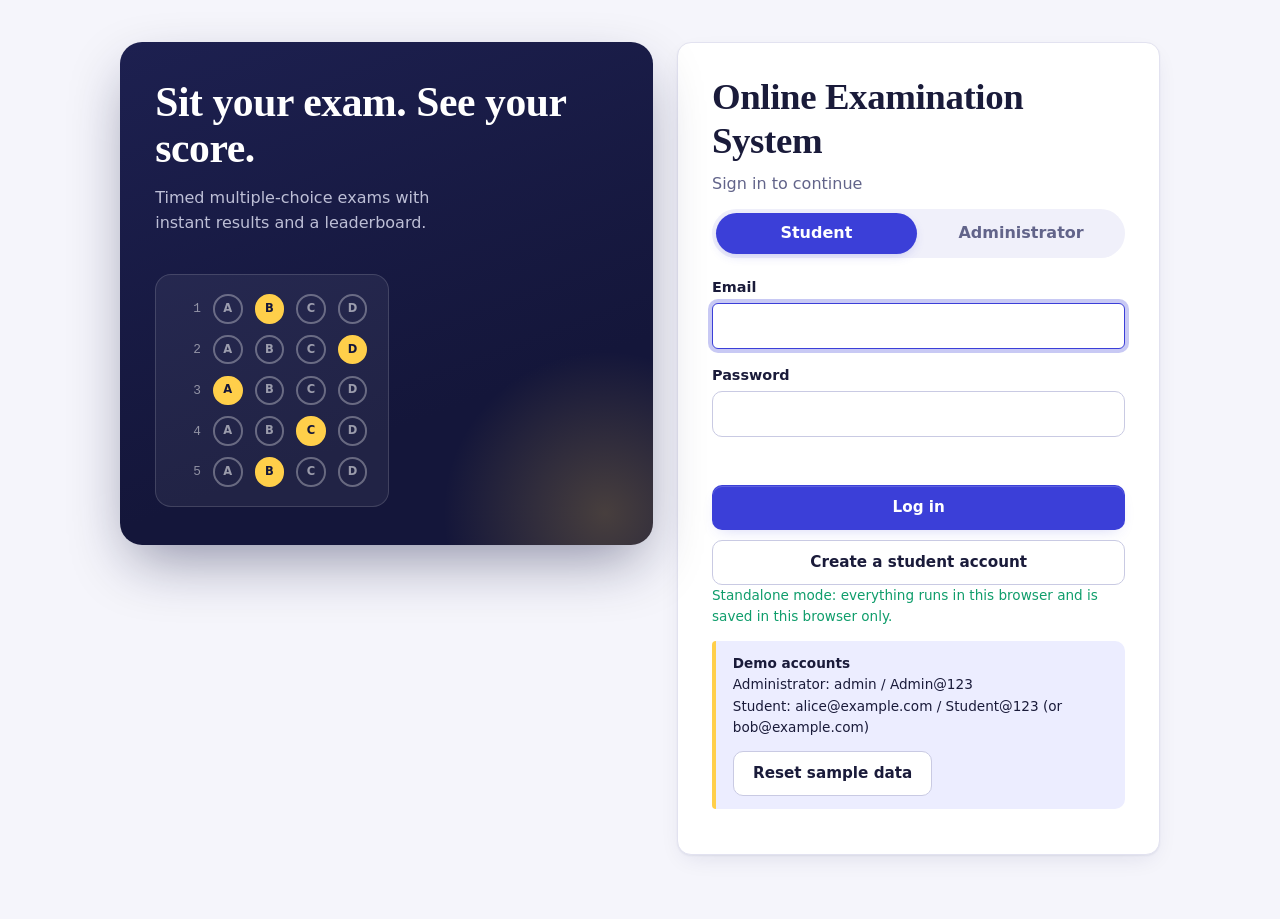
<file: index.html>
<!DOCTYPE html>
<html lang="en">
<head>
  <!-- Single-file build of the Online Examination System (standalone mode). Generated by scripts/build-standalone.mjs -->
  <meta charset="utf-8">
  <meta name="viewport" content="width=device-width, initial-scale=1">
  <meta name="description" content="Online Examination System - take timed multiple-choice exams and see your results.">
  <title>Online Examination System</title>
  <link rel="icon" href="data:,">
  <style>
/* Online Examination System - stylesheet (no external fonts or libraries)
   Look: an exam answer sheet. Ink-indigo chrome, ultramarine actions, a marker-yellow highlight, and answer
   "bubbles" (A B C D) as the one recurring motif - on the sign-in screen and as the option markers during an exam.
   Light and dark themes follow the system setting. */

:root {
  color-scheme: light dark;

  --ink: #14163a;
  --ink-2: #1d2050;
  --marker: #ffcf4a;

  --primary: #3b3fd8;
  --primary-dark: #2c30b4;
  --primary-soft: #ecedff;
  --primary-ring: rgba(59, 63, 216, .28);

  --bg: #f5f5fb;
  --card: #ffffff;
  --text: #1a1b3a;
  --muted: #62648a;
  --border: #e2e2f0;
  --border-strong: #c9cae3;
  --head-bg: #f0f0fa;
  --hover-bg: #f8f8fe;

  --success: #0f9d6b;
  --success-bg: #dcf7ec;
  --success-ink: #07694a;
  --danger: #e5484d;
  --danger-bg: #ffe5e6;
  --danger-ink: #a3242a;
  --warn: #e19400;
  --warn-bg: #fff1cf;
  --warn-ink: #8a5600;

  --radius: 14px;
  --radius-sm: 10px;
  --shadow: 0 1px 2px rgba(24, 26, 90, .06), 0 8px 24px -8px rgba(24, 26, 90, .12);
  --shadow-lg: 0 24px 60px -12px rgba(14, 16, 60, .45);

  --font-body: system-ui, -apple-system, "Segoe UI Variable Text", "Segoe UI", Roboto, "Helvetica Neue", Arial, sans-serif;
  --font-display: "Iowan Old Style", "Palatino Linotype", Palatino, "Book Antiqua", Charter, Georgia, serif;
  --font-mono: ui-monospace, "SFMono-Regular", "Cascadia Mono", Consolas, monospace;
}

@media (prefers-color-scheme: dark) {
  :root {
    --ink: #0b0c1f;
    --ink-2: #14163a;
    --primary: #8b8dff;
    --primary-dark: #a9abff;
    --primary-soft: #23265a;
    --primary-ring: rgba(139, 141, 255, .35);

    --bg: #0f1026;
    --card: #171937;
    --text: #ececff;
    --muted: #9fa1cb;
    --border: #2a2d57;
    --border-strong: #3d4078;
    --head-bg: #1d2046;
    --hover-bg: #1b1e42;

    --success: #35d39c;
    --success-bg: #0f3a2f;
    --success-ink: #8cf0cc;
    --danger: #ff7a80;
    --danger-bg: #43191e;
    --danger-ink: #ffb3b6;
    --warn: #ffbf3c;
    --warn-bg: #43330c;
    --warn-ink: #ffd987;

    --shadow: 0 1px 2px rgba(0, 0, 0, .4), 0 10px 28px -10px rgba(0, 0, 0, .6);
  }
}

* { box-sizing: border-box; }
html { -webkit-text-size-adjust: 100%; scroll-behavior: smooth; }
body {
  margin: 0; background: var(--bg); color: var(--text);
  font: 16px/1.55 var(--font-body);
  -webkit-font-smoothing: antialiased;
  min-height: 100vh;
}
h1, h2, h3 { font-family: var(--font-display); font-weight: 700; letter-spacing: -.01em; line-height: 1.2; color: var(--text); }
h1 { font-size: clamp(1.7rem, 3.2vw, 2.3rem); margin: .25rem 0 .6rem; }
h2 { font-size: 1.25rem; margin: 0 0 .5rem; }
p { margin: 0 0 .75rem; }
a { color: var(--primary); text-underline-offset: 3px; }
::selection { background: var(--marker); color: var(--ink); }

.muted { color: var(--muted); }
.small { font-size: .85rem; }
.ok-text { color: var(--success); }
.error-text { color: var(--danger); }
.warn-text { color: var(--warn); }
.pre { white-space: pre-wrap; }
.skip-link { position: absolute; left: -999px; top: 0; background: var(--marker); color: var(--ink); padding: .5rem 1rem; z-index: 100; font-weight: 700; }
.skip-link:focus { left: 0; }
.noscript { padding: 1rem; background: var(--danger-bg); color: var(--danger-ink); text-align: center; }

/* ---- top bar ---- */
.topbar {
  display: flex; align-items: center; gap: 1.5rem; flex-wrap: wrap;
  background: var(--ink); color: #fff; padding: .7rem clamp(1rem, 3vw, 2rem);
  border-bottom: 3px solid var(--marker);
  position: sticky; top: 0; z-index: 20;
}
.topbar[hidden] { display: none; }
.brand {
  display: inline-flex; align-items: center; gap: .65rem;
  color: #fff; font-family: var(--font-display); font-weight: 700; font-size: 1.2rem; text-decoration: none; letter-spacing: -.01em;
}
.brand::before {                       /* the logo: a ticked answer bubble */
  content: "\2713"; display: grid; place-items: center; flex: none;
  width: 1.8rem; height: 1.8rem; border-radius: 50%;
  background: var(--marker); color: var(--ink); font: 900 1rem/1 var(--font-body);
}
.topnav { display: flex; gap: .35rem; flex: 1; }
.topnav a { color: #c9cbf5; text-decoration: none; padding: .35rem .85rem; border-radius: 999px; font-weight: 600; font-size: .95rem; }
.topnav a:hover { background: rgba(255, 255, 255, .1); color: #fff; }
.topnav a.active { background: #fff; color: var(--ink); }
.user { display: flex; align-items: center; gap: .85rem; font-weight: 600; color: #e6e7ff; }
.topbar .btn-secondary { background: rgba(255, 255, 255, .12); color: #fff; border-color: rgba(255, 255, 255, .22); box-shadow: none; }
.topbar .btn-secondary:hover:not(:disabled) { background: rgba(255, 255, 255, .22); }

.view { max-width: 1200px; margin: 0 auto; padding: 1.75rem clamp(1rem, 3vw, 2rem) 4rem; outline: none; }

/* ---- surfaces ---- */
.card, .panel {
  background: var(--card); border: 1px solid var(--border); border-radius: var(--radius);
  padding: 1.35rem 1.6rem; box-shadow: var(--shadow);
}
.panel { margin-top: 1.1rem; }
.grid { display: grid; grid-template-columns: repeat(auto-fill, minmax(330px, 1fr)); gap: 1.1rem; margin-top: 1.25rem; }
.row-between { display: flex; align-items: center; justify-content: space-between; gap: .75rem; flex-wrap: wrap; }
.actions { display: flex; gap: .55rem; flex-wrap: wrap; align-items: center; margin-top: .85rem; }
.toolbar { display: flex; gap: .75rem; flex-wrap: wrap; align-items: center; margin-bottom: .85rem; }
.empty { color: var(--muted); padding: 2rem 1rem; margin: 0; text-align: center; border: 2px dashed var(--border-strong); border-radius: var(--radius); }
.summary { margin-top: .85rem; font-weight: 600; }

/* ---- tabs (pills) ---- */
.tabs { display: flex; gap: .4rem; flex-wrap: wrap; margin: .75rem 0 .25rem; padding: .3rem; background: var(--head-bg); border-radius: 999px; width: fit-content; max-width: 100%; }
.tab { padding: .45rem 1.1rem; text-decoration: none; color: var(--muted); border-radius: 999px; font-weight: 600; font-size: .95rem; transition: background .15s, color .15s; }
.tab:hover { color: var(--text); background: var(--card); }
.tab.active { color: #fff; background: var(--primary); box-shadow: 0 4px 12px -4px var(--primary-ring); }
@media (prefers-color-scheme: dark) { .tab.active { color: var(--ink); } }

/* ---- buttons ---- */
.btn {
  display: inline-flex; align-items: center; justify-content: center; gap: .4rem;
  border: 1px solid transparent; border-radius: var(--radius-sm); padding: .6rem 1.2rem; font: inherit; font-weight: 700; font-size: .95rem;
  cursor: pointer; text-decoration: none; text-align: center; color: #fff; background: var(--primary);
  box-shadow: 0 6px 16px -8px var(--primary-ring), 0 1px 0 rgba(255, 255, 255, .18) inset;
  transition: transform .12s ease, box-shadow .12s ease, background .12s ease, filter .12s ease;
}
@media (prefers-color-scheme: dark) { .btn { color: var(--ink); } }
.btn:hover:not(:disabled) { transform: translateY(-1px); filter: brightness(1.08); }
.btn:active:not(:disabled) { transform: translateY(0); filter: brightness(.94); }
.btn:disabled { background: var(--head-bg); color: var(--muted); cursor: not-allowed; box-shadow: none; border-color: var(--border); }
.btn-secondary { background: var(--card); color: var(--text); border-color: var(--border-strong); box-shadow: none; }
@media (prefers-color-scheme: dark) { .btn-secondary { color: var(--text); } }
.btn-secondary:hover:not(:disabled) { background: var(--primary-soft); border-color: var(--primary); filter: none; }
.btn-success { background: var(--success); color: #fff; }
.btn-danger { background: var(--danger); color: #fff; }
@media (prefers-color-scheme: dark) { .btn-success, .btn-danger { color: var(--ink); } }
.btn-block { display: flex; width: 100%; margin-top: .65rem; }
:focus-visible { outline: 3px solid var(--primary); outline-offset: 2px; border-radius: 6px; }
.btn:focus-visible, input:focus-visible, select:focus-visible, textarea:focus-visible { outline-offset: 1px; }

/* ---- forms ---- */
input, select, textarea {
  font: inherit; color: var(--text); background: var(--card);
  border: 1.5px solid var(--border-strong); border-radius: var(--radius-sm); padding: .6rem .8rem;
  transition: border-color .12s, box-shadow .12s;
}
input:hover, select:hover, textarea:hover { border-color: var(--primary); }
input:focus, select:focus, textarea:focus { outline: none; border-color: var(--primary); box-shadow: 0 0 0 4px var(--primary-ring); }
input::placeholder, textarea::placeholder { color: var(--muted); opacity: .7; }
input[type="checkbox"], input[type="radio"] { padding: 0; accent-color: var(--primary); }
textarea { width: 100%; resize: vertical; }
.field { display: block; margin-bottom: .95rem; }
.field input:not([type="checkbox"]), .field select, .field textarea { display: block; width: 100%; }
.field-label { display: block; font-weight: 700; font-size: .9rem; margin-bottom: .3rem; }
.field-hint { display: block; font-size: .82rem; color: var(--muted); margin-top: .2rem; }
.inline { display: inline-flex; align-items: center; gap: .5rem; font-weight: 600; }
.check { display: inline-flex; align-items: center; gap: .5rem; cursor: pointer; font-weight: 600; }
.form-error { color: var(--danger); min-height: 1.4rem; margin: .25rem 0; font-weight: 600; }
.form-grid { display: grid; grid-template-columns: repeat(2, minmax(0, 1fr)); gap: 0 1rem; }
.form-grid > .form-error, .form-grid > .check { grid-column: 1 / -1; }
.form-grid > .field:first-child, .form-grid > .field:nth-child(2), .form-grid > .field:nth-child(3) { grid-column: 1 / -1; }

/* ---- sign in / register ---- */
.auth-wrap {
  display: grid; grid-template-columns: minmax(0, 1.05fr) minmax(0, .95fr); gap: 1.5rem; align-items: stretch;
  max-width: 1040px; margin: 1.5vh auto 0;
}
.auth-card { width: 100%; max-width: none; padding: 2rem 2.1rem; align-self: center; }
.auth-card h1 { margin-top: 0; }

.auth-hero {
  position: relative; overflow: hidden; display: flex; flex-direction: column; gap: 2.4rem; align-self: start;
  background: linear-gradient(160deg, var(--ink-2), var(--ink) 70%);
  color: #fff; border-radius: 22px; padding: 2.4rem 2.2rem; box-shadow: var(--shadow-lg);
}
.auth-hero::after {                       /* soft marker glow behind the sheet */
  content: ""; position: absolute; width: 22rem; height: 22rem; right: -8rem; bottom: -9rem; border-radius: 50%;
  background: radial-gradient(circle, rgba(255, 207, 74, .22), transparent 65%); pointer-events: none;
}
.auth-hero h2 { color: #fff; font-size: clamp(1.8rem, 3.4vw, 2.6rem); line-height: 1.1; margin: 0 0 .9rem; }
.auth-hero p { color: rgba(236, 237, 255, .78); max-width: 30ch; margin: 0; }

.omr { position: relative; z-index: 1; margin-top: auto; display: grid; gap: .7rem; padding: 1.2rem 1.3rem; border-radius: 16px;
  background: rgba(255, 255, 255, .06); border: 1px solid rgba(255, 255, 255, .14); width: fit-content; }
.omr-row { display: flex; align-items: center; gap: .75rem; }
.omr-no { width: 1.5rem; text-align: right; font: .8rem var(--font-mono); color: rgba(255, 255, 255, .5); }
.omr-b {
  width: 1.85rem; height: 1.85rem; border-radius: 50%; display: grid; place-items: center;
  border: 2px solid rgba(255, 255, 255, .32); font-size: .72rem; font-weight: 700; color: rgba(255, 255, 255, .55);
}
.omr-b.on { background: var(--marker); border-color: var(--marker); color: var(--ink); animation: fill-in .45s cubic-bezier(.3, 1.4, .5, 1) both; }
.omr-row:nth-child(1) .on { animation-delay: .35s; }
.omr-row:nth-child(2) .on { animation-delay: .65s; }
.omr-row:nth-child(3) .on { animation-delay: .95s; }
.omr-row:nth-child(4) .on { animation-delay: 1.25s; }
.omr-row:nth-child(5) .on { animation-delay: 1.55s; }
@keyframes fill-in { from { background: transparent; border-color: rgba(255, 255, 255, .32); color: rgba(255, 255, 255, .55); transform: scale(.82); } }

.segmented { display: flex; gap: .25rem; padding: .25rem; background: var(--head-bg); border-radius: 999px; margin-bottom: 1.1rem; }
.seg { flex: 1; padding: .5rem .8rem; border: 0; border-radius: 999px; background: transparent; font: inherit; font-weight: 700; cursor: pointer; color: var(--muted); transition: background .15s, color .15s; }
.seg:hover { color: var(--text); }
.seg.active { background: var(--primary); color: #fff; box-shadow: 0 4px 12px -4px var(--primary-ring); }
@media (prefers-color-scheme: dark) { .seg.active { color: var(--ink); } }

/* ---- tables ---- */
.table-wrap { overflow-x: auto; border-radius: var(--radius-sm); }
.table { width: 100%; border-collapse: collapse; font-variant-numeric: tabular-nums; }
.table th { text-align: left; background: var(--head-bg); color: var(--muted); padding: .7rem .9rem; font-size: .85rem; font-weight: 700; vertical-align: bottom; }
.table th:first-child { border-radius: var(--radius-sm) 0 0 var(--radius-sm); }
.table th:last-child { border-radius: 0 var(--radius-sm) var(--radius-sm) 0; }
.table td { padding: .75rem .9rem; border-bottom: 1px solid var(--border); vertical-align: top; }
.table tbody tr:last-child td { border-bottom: 0; }
.table tbody tr { transition: background .12s; }
.table tbody tr:hover { background: var(--hover-bg); }
.table .actions { margin-top: 0; gap: .35rem; min-width: 12.5rem; }
.table .btn { padding: .35rem .75rem; font-size: .85rem; box-shadow: none; }
.opt-list { margin: 0; padding-left: 1.2rem; font-size: .9rem; }
.badge { display: inline-block; white-space: nowrap; padding: .15rem .65rem; border-radius: 999px; font-size: .8rem; font-weight: 700; background: var(--head-bg); color: var(--muted); }
.badge-pass { background: var(--success-bg); color: var(--success-ink); }
.badge-fail { background: var(--danger-bg); color: var(--danger-ink); }
.badge-warn { background: var(--warn-bg); color: var(--warn-ink); }
.chips { list-style: none; display: flex; flex-wrap: wrap; gap: .4rem; padding: 0; margin: .4rem 0 1rem; }
.chips li { background: var(--primary-soft); color: var(--primary-dark); border-radius: 999px; padding: .15rem .75rem; font-size: .83rem; font-weight: 600; }
.exam-card { display: flex; flex-direction: column; box-shadow: inset 0 4px 0 var(--primary), var(--shadow); padding-top: 1.6rem; }
.exam-card h2 { margin: 0 0 .35rem; }
.exam-card > p { flex: 1; }
.exam-card > .btn { align-self: flex-start; margin-top: .25rem; }

/* ---- instructions / result ---- */
.instructions { max-width: 800px; margin: 1.25rem auto; }
.notice { background: var(--primary-soft); border-left: 4px solid var(--marker); padding: .8rem 1.05rem; border-radius: 4px var(--radius-sm) var(--radius-sm) 4px; margin: .85rem 0; }
.rules { padding-left: 1.2rem; }
.rules li { margin-bottom: .3rem; }
.result { --accent: var(--primary); max-width: 620px; margin: 2.5rem auto; text-align: center; padding: 2.5rem 2rem 2.2rem; box-shadow: inset 0 6px 0 var(--accent), var(--shadow); }
.result:has(.verdict.ok-text) { --accent: var(--success); }
.result:has(.verdict.error-text) { --accent: var(--danger); }
.result .actions { justify-content: center; }
.verdict { font: 800 clamp(2.6rem, 8vw, 3.8rem)/1 var(--font-display); letter-spacing: .02em; margin: .5rem 0 1rem; }
.big { font-size: 1.25rem; font-weight: 700; margin-bottom: .3rem; font-variant-numeric: tabular-nums; }
.review-item { margin-top: 1.1rem; }
.review-options { list-style: none; padding: 0; margin: 0; }
.review-options li { padding: .55rem .8rem; border-radius: var(--radius-sm); margin-bottom: .35rem; border: 1.5px solid transparent; }
.r-correct { background: var(--success-bg); color: var(--success-ink); border-color: var(--success) !important; }
.r-wrong { background: var(--danger-bg); color: var(--danger-ink); border-color: var(--danger) !important; }

/* ---- taking an exam ---- */
.exam-bar {
  display: flex; justify-content: space-between; align-items: center; gap: 1rem;
  background: var(--ink); color: #fff; border-radius: var(--radius); border-bottom: 4px solid var(--marker);
  padding: .85rem 1.4rem; margin-bottom: 1.1rem; position: sticky; top: .6rem; z-index: 5; box-shadow: var(--shadow-lg);
}
.exam-bar h1 { color: #fff; font-size: 1.35rem; margin: 0; }
.exam-bar .muted { color: #b9bbe8; }
.timer {
  font: 700 1.9rem var(--font-mono); letter-spacing: .06em; font-variant-numeric: tabular-nums;
  background: rgba(255, 255, 255, .1); border: 1px solid rgba(255, 255, 255, .18); border-radius: var(--radius-sm); padding: .15rem .8rem;
}
.timer.warn { color: #ffe08a; border-color: rgba(255, 224, 138, .6); }
.timer.danger { color: #ffc2c4; border-color: rgba(255, 140, 145, .8); animation: pulse 1s infinite; }
@keyframes pulse { 50% { opacity: .55; } }
.exam-layout { display: grid; grid-template-columns: minmax(0, 1fr) 310px; gap: 1.1rem; align-items: start; }
.side { position: sticky; top: 6.5rem; }
.q-head { margin: 0; font-family: var(--font-body); font-size: .95rem; font-weight: 700; color: var(--muted); letter-spacing: 0; }
.q-text { font: 600 1.3rem/1.45 var(--font-display); margin: 1.1rem 0 1.25rem; white-space: pre-wrap; overflow-wrap: anywhere; }
.options { display: grid; gap: .65rem; margin-bottom: .5rem; }
.option {
  position: relative; display: flex; align-items: center; gap: .9rem; border: 2px solid var(--border); border-radius: var(--radius);
  padding: .8rem 1.1rem; cursor: pointer; background: var(--card); overflow-wrap: anywhere;
  transition: border-color .12s, background .12s, transform .12s;
}
.option:hover { border-color: var(--primary); transform: translateX(3px); }
.option.selected { border-color: var(--primary); background: var(--primary-soft); }
.option input { position: absolute; opacity: 0; width: 1px; height: 1px; }       /* the letter bubble is the visible control */
.option:focus-within { box-shadow: 0 0 0 4px var(--primary-ring); }
.letter {
  flex: none; width: 2.1rem; height: 2.1rem; border-radius: 50%; display: grid; place-items: center;
  border: 2px solid var(--border-strong); font-weight: 800; font-size: .9rem; color: var(--muted); background: var(--card);
  transition: background .15s, border-color .15s, color .15s, transform .15s;
}
.option.selected .letter { background: var(--primary); border-color: var(--primary); color: #fff; transform: scale(1.08); }
@media (prefers-color-scheme: dark) { .option.selected .letter { color: var(--ink); } }
.status { min-height: 1.5rem; margin-top: .85rem; font-weight: 600; }
.palette { display: grid; grid-template-columns: repeat(5, 1fr); gap: .45rem; margin: .6rem 0 1rem; }
.pal {
  border: 2px solid transparent; border-radius: 50%; aspect-ratio: 1; padding: 0; font: inherit; font-weight: 700; font-size: .9rem; cursor: pointer;
  background: var(--head-bg); color: var(--muted); border-color: var(--border-strong); transition: transform .12s;
}
.pal:hover:not(:disabled) { transform: scale(1.1); }
.pal.answered { background: var(--success); border-color: var(--success); color: #fff; }
.pal.marked { background: var(--warn); border-color: var(--warn); color: #fff; }
@media (prefers-color-scheme: dark) { .pal.answered, .pal.marked { color: var(--ink); } }
.pal.current { box-shadow: 0 0 0 3px var(--card), 0 0 0 5px var(--primary); }
.pal:disabled { opacity: .5; cursor: not-allowed; }
.legend { list-style: none; padding: 0; margin: 0 0 .5rem; font-size: .9rem; }
.legend li::before { content: "●"; margin-right: .5rem; }
.l-answered::before { color: var(--success); }
.l-marked::before { color: var(--warn); }
.l-none::before { color: var(--border-strong); }

/* ---- dialogs and toasts ---- */
.overlay {
  position: fixed; inset: 0; background: rgba(10, 11, 40, .6); backdrop-filter: blur(4px); -webkit-backdrop-filter: blur(4px);
  display: flex; align-items: flex-start; justify-content: center; padding: 6vh 1rem; overflow-y: auto; z-index: 50;
  animation: fade-in .16s ease-out;
}
.dialog {
  background: var(--card); border: 1px solid var(--border); border-radius: 18px; width: 100%; max-width: 500px; padding: 1.5rem 1.7rem;
  box-shadow: var(--shadow-lg); animation: pop-in .2s cubic-bezier(.2, 1.2, .4, 1);
}
.dialog-wide { max-width: 780px; }
.dialog-title { margin-top: 0; }
.dialog-actions { display: flex; justify-content: flex-end; gap: .55rem; margin-top: 1.1rem; }
.toasts { position: fixed; right: 1rem; bottom: 1rem; display: grid; gap: .55rem; z-index: 60; max-width: 380px; }
.toast {
  background: var(--ink-2); color: #fff; padding: .8rem 1.1rem; border-radius: var(--radius-sm); border-left: 5px solid var(--marker);
  box-shadow: var(--shadow-lg); animation: slide-in .25s ease-out;
}
.toast-success { background: #0b5b41; border-left-color: #35d39c; }
.toast-error { background: #7d1d22; border-left-color: #ff7a80; }
@keyframes fade-in { from { opacity: 0; } }
@keyframes pop-in { from { opacity: 0; transform: translateY(10px) scale(.97); } }
@keyframes slide-in { from { opacity: 0; transform: translateX(24px); } }

/* ---- responsive ---- */
@media (max-width: 900px) {
  .auth-wrap { grid-template-columns: 1fr; max-width: 520px; }
  .auth-hero { padding: 1.5rem 1.4rem; gap: 1.2rem; }
  .auth-hero .omr { display: none; }
  .auth-hero h2 { font-size: 1.7rem; }
  .auth-card { padding: 1.5rem 1.3rem; }
}
@media (max-width: 860px) {
  .exam-layout { grid-template-columns: 1fr; }
  .side { position: static; }
  .form-grid { grid-template-columns: 1fr; }
  .timer { font-size: 1.45rem; }
  .exam-bar { padding: .7rem 1rem; }
  .tabs { border-radius: 18px; }
}
@media (max-width: 560px) {
  .topbar { gap: .6rem; }
  .card, .panel { padding: 1.05rem 1.1rem; }
  .palette { grid-template-columns: repeat(6, 1fr); }
}
@media (prefers-reduced-motion: reduce) {
  *, *::before, *::after { animation: none !important; transition: none !important; scroll-behavior: auto !important; }
  .omr-b.on { background: var(--marker); }
}
@media print { .topbar, .toasts { display: none; } body { background: #fff; } .card, .panel { box-shadow: none; } }

</style>
</head>
<body>
  <a class="skip-link" href="#view">Skip to content</a>
  <header id="topbar" class="topbar" hidden></header>
  <main id="view" class="view" tabindex="-1">
    <p class="muted">Loading…</p>
  </main>
  <div id="toasts" class="toasts" aria-live="polite"></div>
  <noscript><p class="noscript">This website needs JavaScript. Please enable it in your browser.</p></noscript>
  <script>
(function () {
'use strict';
var __defs = {}, __cache = {};
function __define(id, fn) { __defs[id] = fn; }
function __require(id) {
  if (__cache[id]) return __cache[id].exports;
  var m = { exports: {} };
  __cache[id] = m;
  if (!__defs[id]) throw new Error('Missing module ' + id);
  __defs[id](m.exports, __require);
  return m.exports;
}
__define("js/standalone.js", function (__exports, __require) {
'use strict';
// Entry point of the single-file standalone build. Order matters: the in-browser backend is switched on first,
// because app.js starts talking to the API as soon as it is loaded.
__require("js/local/enable.js");
__require("js/app.js");


});
__define("js/local/enable.js", function (__exports, __require) {
'use strict';
// Side-effect module: routes all API calls to the in-browser backend. Must be imported BEFORE app.js.
const { useLocalBackend } = __require("js/api.js");
const { localApi } = __require("js/local/local-backend.js");

useLocalBackend(localApi);


});
__define("js/api.js", function (__exports, __require) {
'use strict';
// Thin wrapper around fetch() for the JSON API. Every error becomes an ApiError with a user-safe message.

class ApiError extends Error {
  constructor(message, status, code) {
    super(message);
    this.name = 'ApiError';
    this.status = status;
    this.code = code;
  }
}

let unauthorizedHandler = null;
let localHandler = null;

/**
 * Standalone mode: route every API call to an in-browser implementation instead of the network
 * (see js/local/local-backend.js). Not used when the site is served by the Java backend.
 */
function useLocalBackend(handler) {
  localHandler = handler;
}

/** Called when the server says the session is missing or expired (HTTP 401 on a non-login request). */
function onUnauthorized(fn) {
  unauthorizedHandler = fn;
}

async function api(method, path, body) {
  if (localHandler) {
    try {
      return await localHandler(method, path, body === undefined ? undefined : JSON.parse(JSON.stringify(body)));
    } catch (e) {
      if (!(e instanceof ApiError)) {
        console.error(e);
        throw new ApiError('Something unexpected went wrong. Please try again.', 500, 'server');
      }
      if (e.status === 401 && path !== '/login' && unauthorizedHandler) unauthorizedHandler(e);
      throw e;
    }
  }
  const options = {
    method,
    credentials: 'same-origin',
    headers: { 'X-Requested-With': 'XMLHttpRequest' },
  };
  if (body !== undefined) {
    options.headers['Content-Type'] = 'application/json';
    options.body = JSON.stringify(body);
  }
  let response;
  try {
    response = await fetch('/api' + path, options);
  } catch (e) {
    throw new ApiError('Cannot reach the server. Please check your connection and try again.', 0, 'network');
  }
  let data = null;
  const text = await response.text();
  if (text) {
    try {
      data = JSON.parse(text);
    } catch (e) {
      data = null;
    }
  }
  if (!response.ok) {
    const message = (data && data.error) || 'The request failed (' + response.status + ').';
    const err = new ApiError(message, response.status, data && data.code);
    if (response.status === 401 && path !== '/login' && unauthorizedHandler) unauthorizedHandler(err);
    throw err;
  }
  return data;
}

const get = (path) => api('GET', path);
const post = (path, body) => api('POST', path, body === undefined ? {} : body);
const put = (path, body) => api('PUT', path, body);
const del = (path) => api('DELETE', path);

__exports.ApiError = ApiError;
__exports.useLocalBackend = useLocalBackend;
__exports.onUnauthorized = onUnauthorized;
__exports.api = api;
__exports.get = get;
__exports.post = post;
__exports.put = put;
__exports.del = del;
});
__define("js/local/local-backend.js", function (__exports, __require) {
'use strict';
// In-browser implementation of the website's JSON API, used by the single-file "standalone" build.
// It mirrors the Java services (same validation messages, deadline checks, idempotent submit, evaluation, ranking) so
// all screens work unchanged. Data lives in this browser's localStorage. It is meant for demos, practice and
// single-computer use: anyone with access to the browser can read or change the data (see README).

const { ApiError } = __require("js/api.js");
const { SAMPLE } = __require("js/local/sample-data.js");
const { hashPassword, verifyPassword, randomInt } = __require("js/local/crypto-util.js");

const DATA_KEY = 'onlineExam.standalone.v1';
const SESSION_KEY = 'onlineExam.session.v1';
const LETTERS = 'ABCD';
// Key that must be typed to create an administrator account. Anyone who can read this file can see it: in the
// standalone build everything lives in the browser anyway (see README). Change it before sharing the file.
const ADMIN_REGISTRATION_KEY = 'EXAM-ADMIN-2026';

let memoryDb = null;
let storageOk = true;
let clock = () => Date.now();
const failures = new Map();                 // login throttling: key -> {count, lockedUntil}
let chain = Promise.resolve();              // serialises all calls (so two quick requests never overwrite each other)

/** Tests can replace the clock. */
function setClock(fn) { clock = fn; }

function resetForTests() {
  memoryDb = null;
  storageOk = true;
  failures.clear();
}

// ------------------------------------------------------------------ storage

function store(kind) {
  try {
    return kind === 'session' ? globalThis.sessionStorage : globalThis.localStorage;
  } catch (e) {
    return null;
  }
}

function readData() {
  try {
    const s = store('data');
    const raw = s ? s.getItem(DATA_KEY) : null;
    return raw ? JSON.parse(raw) : null;
  } catch (e) {
    storageOk = false;
    return null;
  }
}

function commit(db) {
  memoryDb = db;
  try {
    const s = store('data');
    if (!s) throw new Error('no storage');
    s.setItem(DATA_KEY, JSON.stringify(db));
  } catch (e) {
    storageOk = false;            // keep working in memory; data is lost when the page is closed
  }
}

function readSession() {
  try {
    const s = store('session');
    const raw = s ? s.getItem(SESSION_KEY) : null;
    return raw ? JSON.parse(raw) : null;
  } catch (e) {
    return memorySession;
  }
}

let memorySession = null;
function writeSession(session) {
  memorySession = session;
  try {
    const s = store('session');
    if (!s) return;
    if (session) s.setItem(SESSION_KEY, JSON.stringify(session)); else s.removeItem(SESSION_KEY);
  } catch (e) { /* in-memory session only */ }
}

async function getDb() {
  const stored = readData();
  if (stored) return stored;
  if (memoryDb && !storageOk) return memoryDb;
  const fresh = await seed();
  commit(fresh);
  return fresh;
}

// -------------------------------------------------------------------- errors

const err = (status, code, message) => new ApiError(message, status, code);
const bad = (m) => err(400, 'validation', m);
const forbidden = (m) => err(403, 'forbidden', m);
const closed = (m) => err(409, 'closed', m);
const notFound = () => err(404, 'notfound', 'Unknown API endpoint.');

// --------------------------------------------------------------- validation
// (mirrors ValidationUtil / AdminService on the Java side, including the wording of the messages)

function requireText(value, field, max) {
  const v = typeof value === 'string' ? value.trim() : '';
  if (!v) throw bad(field + ' is required.');
  if (v.length > max) throw bad(field + ' must be at most ' + max + ' characters.');
  return v;
}

function optionalText(value, field, max) {
  const v = typeof value === 'string' ? value.trim() : '';
  if (v.length > max) throw bad(field + ' must be at most ' + max + ' characters.');
  return v || null;
}

const EMAIL = /^[A-Za-z0-9._%+-]+@[A-Za-z0-9.-]+\.[A-Za-z]{2,}$/;
function requireUsername(value) {
  const v = requireText(value, 'Username', 80);
  if (v.length < 3) throw bad('Username must be at least 3 characters long.');
  if (!/^[A-Za-z0-9._-]+$/.test(v)) throw bad('Username may contain only letters, digits, dots, underscores and hyphens.');
  return v;
}

function requireEmail(value) {
  const v = requireText(value, 'Email', 150).toLowerCase();
  if (!EMAIL.test(v)) throw bad('Please enter a valid email address.');
  return v;
}

function requirePassword(pw) {
  if (typeof pw !== 'string' || pw.length < 8) throw bad('Password must be at least 8 characters long.');
  if (pw.length > 100) throw bad('Password is too long (max 100 characters).');
  if (!/\p{L}/u.test(pw) || !/\d/.test(pw)) throw bad('Password must contain at least one letter and one digit.');
}

function isBlank(v) { return v === null || v === undefined || (typeof v === 'string' && v.trim() === ''); }

function toInt(v, label) {
  if (typeof v === 'number' && Number.isInteger(v)) return v;
  if (typeof v === 'string' && /^[+-]?\d+$/.test(v.trim())) return parseInt(v.trim(), 10);
  throw bad(label + ' must be a whole number.');
}

function reqInt(v, label) {
  if (v === null || v === undefined) throw bad(label + ' is required.');
  return toInt(v, label);
}

function optInt(v, label) { return isBlank(v) ? null : toInt(v, label); }

function toDecimal(v, label) {
  let n;
  if (typeof v === 'number') n = v;
  else if (typeof v === 'string' && /^[+-]?(\d+\.?\d*|\.\d+)$/.test(v.trim())) n = Number(v.trim());
  else throw bad(label + ' must be a number.');
  if (Math.abs(Math.round(n * 100) - n * 100) > 1e-7) throw bad(label + ' can have at most 2 decimal places.');
  return n;
}

function reqDecimal(v, label) {
  if (isBlank(v)) throw bad(label + ' is required.');
  return toDecimal(v, label);
}

function range(n, min, max, label) {
  if (n < min || n > max) throw bad(label + ' must be between ' + min + ' and ' + max + '.');
}

function parseDateTime(v, label) {
  if (isBlank(v)) return null;
  const s = String(v).trim();
  if (!/^\d{4}-\d{2}-\d{2}T\d{2}:\d{2}(:\d{2})?$/.test(s) || Number.isNaN(new Date(s).getTime())) throw bad(label + ' is not a valid date and time.');
  return s;
}

function bool(v, fallback) {
  if (v === null || v === undefined) return fallback;
  if (typeof v !== 'boolean') throw bad('A true/false field has an invalid value.');
  return v;
}

function localIso(ms) {
  if (ms === null || ms === undefined) return null;
  const d = new Date(ms);
  const p = (n) => String(n).padStart(2, '0');
  return d.getFullYear() + '-' + p(d.getMonth() + 1) + '-' + p(d.getDate()) + 'T' + p(d.getHours()) + ':' + p(d.getMinutes()) + ':' + p(d.getSeconds());
}

// ------------------------------------------------------------------ sessions

function requireLogin() {
  const s = readSession();
  if (!s) throw err(401, 'unauthorized', 'Please log in to continue.');
  return s;
}
function requireStudent() {
  const s = requireLogin();
  if (s.role !== 'student') throw forbidden('Access denied: this action is only available to students.');
  return s;
}
function requireAdmin() {
  const s = requireLogin();
  if (s.role !== 'admin') throw forbidden('Access denied: administrator privileges are required.');
  return s;
}

// ------------------------------------------------------------ core algorithms

/** Fisher-Yates shuffle (in place): O(n) time, O(1) extra space, unbiased. */
function shuffle(list) {
  for (let i = list.length - 1; i > 0; i--) {
    const j = randomInt(i + 1);            // 0 <= j <= i
    const tmp = list[i];
    list[i] = list[j];
    list[j] = tmp;
  }
  return list;
}

/** Chooses `count` questions and the option order of each (same behaviour as QuestionRandomizer.java). */
function assignQuestions(pool, count, shuffleQuestions, shuffleOptions) {
  if (pool.length < count) {
    throw bad('This exam is not configured correctly: it needs ' + count + ' questions but only ' + pool.length
      + ' are available. Please contact the administrator.');
  }
  const work = pool.slice();
  if (shuffleQuestions) shuffle(work);
  return work.slice(0, count).map((q, i) => {
    const perm = [0, 1, 2, 3];
    if (shuffleOptions) shuffle(perm);
    return { qid: q.id, order: i + 1, optionOrder: perm.map((p) => LETTERS[p]).join('') };
  });
}

/** Scoring in whole hundredths so no floating-point error can change a result (same rules as EvaluationService.java). */
function evaluate(assigned, answers, negativeMarks, passingPercentage) {
  let score = 0;
  let max = 0;
  const penalty = Math.round((negativeMarks || 0) * 100);
  for (const q of assigned) {
    const m = Math.round(q.marks * 100);
    max += m;
    const selected = answers[q.id];
    if (!selected) continue;
    if (selected === q.correct) score += m;
    else if (penalty > 0) score -= penalty;
  }
  if (score < 0) score = 0;
  const percentage = max === 0 ? 0 : Math.round((score * 10000) / max) / 100;
  const pass = max > 0 && score * 10000 >= Math.round(passingPercentage * 100) * max;
  return { score: score / 100, maxScore: max / 100, percentage, status: pass ? 'PASS' : 'FAIL' };
}

function rankingOrder(a, b) {
  if (a.score !== b.score) return b.score - a.score;
  if (a.percentage !== b.percentage) return b.percentage - a.percentage;
  if (a.submittedAt !== b.submittedAt) {
    if (a.submittedAt === null) return 1;
    if (b.submittedAt === null) return -1;
    return a.submittedAt - b.submittedAt;
  }
  const n = a.student.toLowerCase().localeCompare(b.student.toLowerCase());
  return n !== 0 ? n : a.attemptId - b.attemptId;
}

/** Best attempt per student (Map = O(1) lookups), then sort O(n log n), then rank 1..n. */
function rankRows(rows) {
  const best = new Map();
  for (const r of rows) {
    const cur = best.get(r.studentId);
    if (!cur || rankingOrder(r, cur) < 0) best.set(r.studentId, r);
  }
  return [...best.values()].sort(rankingOrder).map((r, i) => ({ ...r, rank: i + 1 }));
}

/** First-come-first-served seats: 1-based position in the queue, or 0 when not queued. */
function queuePosition(queueIds, studentId) {
  const i = queueIds.indexOf(studentId);
  return i < 0 ? 0 : i + 1;
}

function isAdmitted(queueIds, studentId, freeSeats) {
  if (freeSeats <= 0) return false;
  let pos = queuePosition(queueIds, studentId);
  if (pos === 0) pos = queueIds.length + 1;
  return pos <= freeSeats;
}

// ------------------------------------------------------------------ data access

const byId = (list, id) => list.find((x) => x.id === id);
const questionsOf = (db, examId) => db.questions.filter((q) => q.examId === examId).sort((a, b) => a.id - b.id);
const isExpired = (a) => a.deadlineAt <= clock();
const isOpenNow = (e) => e.active && (!e.startTime || new Date(e.startTime).getTime() <= clock())
  && (!e.endTime || new Date(e.endTime).getTime() > clock());

function nextId(db, kind) {
  db.seq[kind] += 1;
  return db.seq[kind];
}

function finalizeAttempt(db, attempt, pending) {
  const expired = isExpired(attempt);
  if (!expired && pending) {
    for (const [qid, letter] of Object.entries(pending)) {
      if (!LETTERS.includes(letter) || letter.length !== 1) throw bad('Invalid answer option.');
      if (!attempt.questions.some((q) => String(q.qid) === String(qid))) throw bad('An answer refers to a question outside this attempt.');
      attempt.answers[qid] = letter;
    }
  }
  const exam = byId(db.exams, attempt.examId);
  const assigned = attempt.questions.map((aq) => byId(db.questions, aq.qid));
  const result = evaluate(assigned, attempt.answers, exam.negativeMarks, exam.passingPercentage);
  attempt.result = result;
  attempt.status = expired ? 'TIMED_OUT' : 'SUBMITTED';
  attempt.submittedAt = Math.min(clock(), attempt.deadlineAt);
  return result;
}

/** Finalises attempts whose deadline has passed (for one student, or everyone when studentId is null). */
function finalizeExpired(db, studentId) {
  let changed = false;
  for (const a of db.attempts) {
    if (a.status === 'IN_PROGRESS' && isExpired(a) && (studentId === null || a.studentId === studentId)) {
      finalizeAttempt(db, a, null);
      changed = true;
    }
  }
  if (changed) commit(db);
}

// -------------------------------------------------------------------- mappers

function examMap(e, db, forAdmin, studentId) {
  const m = {
    id: e.id, title: e.title, description: e.description, instructions: e.instructions, durationMinutes: e.durationMinutes,
    totalQuestions: e.totalQuestions, passingPercentage: e.passingPercentage, negativeMarks: e.negativeMarks, startTime: e.startTime,
    endTime: e.endTime, active: e.active, shuffleQuestions: e.shuffleQuestions, shuffleOptions: e.shuffleOptions,
    allowReview: e.allowReview, maxAttempts: e.maxAttempts, maxConcurrent: e.maxConcurrent,
  };
  if (forAdmin) {
    m.questionCount = questionsOf(db, e.id).length;
  } else {
    const mine = db.attempts.filter((a) => a.examId === e.id && a.studentId === studentId);
    const open = mine.find((a) => a.status === 'IN_PROGRESS');
    m.attemptsUsed = mine.length;
    m.activeAttemptId = open ? open.id : null;
  }
  return m;
}

function attemptMap(db, a) {
  const exam = byId(db.exams, a.examId);
  const questions = a.questions.map((aq) => {
    const q = byId(db.questions, aq.qid);
    return {
      id: q.id, text: q.text, marks: q.marks,
      options: [...aq.optionOrder].map((letter) => ({ letter, text: q.options[LETTERS.indexOf(letter)] })),
    };
  });
  return {
    attemptId: a.id, examTitle: exam.title, attemptNo: a.no, remainingSeconds: Math.max(0, Math.floor((a.deadlineAt - clock()) / 1000)),
    questions, answers: { ...a.answers }, marked: a.marked.map(Number),
  };
}

function resultMap(db, a) {
  const exam = byId(db.exams, a.examId);
  return {
    attemptId: a.id, examId: exam.id, examTitle: exam.title, score: a.result.score, maxScore: a.result.maxScore,
    percentage: a.result.percentage, status: a.result.status, timedOut: a.status === 'TIMED_OUT', reviewAllowed: exam.allowReview,
  };
}

// ---------------------------------------------------------------------- seeding

async function seed() {
  const adminHash = await hashPassword('Admin@123');
  const aliceHash = await hashPassword('Student@123');
  const bobHash = await hashPassword('Student@123');
  const created = clock();
  const db = {
    version: 1,
    seq: { student: 2, exam: 2, question: 0, attempt: 0, wait: 0 },
    admins: [{ id: 1, username: 'admin', hash: adminHash }],
    students: [
      { id: 1, name: 'Alice Johnson', email: 'alice@example.com', hash: aliceHash, createdAt: created },
      { id: 2, name: 'Bob Smith', email: 'bob@example.com', hash: bobHash, createdAt: created },
    ],
    exams: [
      { id: 1, title: 'Java Fundamentals Quiz', description: 'Core Java, OOP, collections and JDBC basics.',
        instructions: 'Answer every question. Each question has exactly one correct option. Unanswered questions score zero. Review answers are not shown after submission for this exam.',
        durationMinutes: 20, totalQuestions: 10, passingPercentage: 40, negativeMarks: 0, startTime: null, endTime: null, active: true,
        shuffleQuestions: true, shuffleOptions: true, allowReview: false, maxAttempts: 3, maxConcurrent: null },
      { id: 2, title: 'SQL Basics Quiz', description: 'Fundamental SQL queries, constraints and transactions.',
        instructions: 'Each wrong answer deducts 0.25 marks; unanswered questions score zero. You may review your answers after submitting.',
        durationMinutes: 15, totalQuestions: 10, passingPercentage: 50, negativeMarks: 0.25, startTime: null, endTime: null, active: true,
        shuffleQuestions: true, shuffleOptions: true, allowReview: true, maxAttempts: 2, maxConcurrent: null },
    ],
    questions: [], attempts: [], waiting: [],
  };
  for (const [examId, list] of [[1, SAMPLE.java], [2, SAMPLE.sql]]) {
    for (const q of list) db.questions.push({ id: nextId(db, 'question'), examId, text: q.text, options: q.options.slice(), correct: q.correct, marks: 1 });
  }
  // two finished sample attempts on exam 2 so the leaderboard and history are not empty
  const exam2 = db.questions.filter((q) => q.examId === 2).slice(0, 10);
  [[1, 8, new Date(2026, 8, 1, 10, 0).getTime()], [2, 5, new Date(2026, 8, 1, 11, 0).getTime()]].forEach(([studentId, correct, start]) => {
    const a = {
      id: nextId(db, 'attempt'), studentId, examId: 2, no: 1, startedAt: start, deadlineAt: start + 15 * 60000, submittedAt: start + 11 * 60000,
      status: 'SUBMITTED', questions: exam2.map((q, i) => ({ qid: q.id, order: i + 1, optionOrder: 'ABCD' })), answers: {}, marked: [], result: null,
    };
    exam2.slice(0, correct).forEach((q) => { a.answers[q.id] = q.correct; });
    a.result = evaluate(exam2, a.answers, 0.25, 50);
    db.attempts.push(a);
  });
  return db;
}

// ------------------------------------------------------------------- handlers

const DUMMY_HASH = 'pbkdf2$1000$AAAAAAAAAAAAAAAAAAAAAA==$AAAAAAAAAAAAAAAAAAAAAAAAAAAAAAAAAAAAAAAAAAA=';

async function login(db, body) {
  const role = body.role === 'admin' ? 'admin' : 'student';
  const id = typeof body.identifier === 'string' ? body.identifier.trim() : '';
  const password = body.password;
  if (!id || typeof password !== 'string' || !password) {
    throw bad('Please enter your ' + (role === 'admin' ? 'username' : 'email') + ' and password.');
  }
  const key = role + ':' + id.toLowerCase();
  const state = failures.get(key);
  if (state && state.lockedUntil > clock()) {
    throw err(429, 'locked', 'Too many failed attempts. Please wait ' + Math.ceil((state.lockedUntil - clock()) / 1000) + ' seconds and try again.');
  }
  const record = role === 'admin' ? db.admins.find((a) => a.username.toLowerCase() === id.toLowerCase())
    : db.students.find((s) => s.email === id.toLowerCase());
  let ok = false;
  if (record) ok = await verifyPassword(password, record.hash);
  else await verifyPassword(password, DUMMY_HASH);
  if (!ok) {
    let s = failures.get(key) || { count: 0, lockedUntil: 0 };
    if (s.lockedUntil !== 0 && s.lockedUntil <= clock()) s = { count: 0, lockedUntil: 0 };      // an earlier lock has expired
    s.count += 1;
    if (s.count >= 5) s.lockedUntil = clock() + 60000;
    failures.set(key, s);
    throw err(401, 'credentials', 'Invalid credentials. Please check your details and try again.');
  }
  failures.delete(key);
  const name = role === 'admin' ? record.username : record.name;
  writeSession({ role, id: record.id, name });
  return { role, name };
}

async function register(db, body) {
  const name = requireText(body.name, 'Name', 100);
  const email = requireEmail(body.email);
  requirePassword(body.password);
  if (body.password !== body.confirm) throw bad('The two passwords do not match.');
  if (db.students.some((s) => s.email === email)) throw bad('An account with this email already exists.');
  const hash = await hashPassword(body.password);
  db.students.push({ id: nextId(db, 'student'), name, email, hash, createdAt: clock() });
  commit(db);
  return { ok: true };
}

async function registerAdmin(db, body) {
  const username = requireUsername(body.username);
  requirePassword(body.password);
  if (body.password !== body.confirm) throw bad('The two passwords do not match.');
  const given = typeof body.adminKey === 'string' ? body.adminKey.trim() : '';
  if (!given) throw bad('Please enter the administrator registration key.');
  const key = 'admin-registration';
  const state = failures.get(key);
  if (state && state.lockedUntil > clock()) {
    throw err(429, 'locked', 'Too many failed attempts. Please wait ' + Math.ceil((state.lockedUntil - clock()) / 1000) + ' seconds and try again.');
  }
  if (given !== ADMIN_REGISTRATION_KEY) {
    let s = failures.get(key) || { count: 0, lockedUntil: 0 };
    if (s.lockedUntil !== 0 && s.lockedUntil <= clock()) s = { count: 0, lockedUntil: 0 };
    s.count += 1;
    if (s.count >= 5) s.lockedUntil = clock() + 60000;
    failures.set(key, s);
    throw err(403, 'forbidden', 'Invalid administrator registration key.');
  }
  failures.delete(key);
  if (db.admins.some((a) => a.username.toLowerCase() === username.toLowerCase())) {
    throw bad('An administrator with this username already exists.');
  }
  const hash = await hashPassword(body.password);
  db.admins.push({ id: db.admins.reduce((m, a) => Math.max(m, a.id), 0) + 1, username, hash });
  commit(db);
  return { ok: true };
}

function studentRoutes(db, method, seg, body) {
  const s = requireStudent();
  const part = seg[1];
  if (part === 'history' && method === 'GET') {
    finalizeExpired(db, s.id);
    return db.attempts.filter((a) => a.studentId === s.id && a.result)
      .sort((a, b) => b.submittedAt - a.submittedAt || b.id - a.id)
      .map((a) => ({
        attemptId: a.id, examId: a.examId, examTitle: byId(db.exams, a.examId).title, attemptNo: a.no, score: a.result.score,
        maxScore: a.result.maxScore, percentage: a.result.percentage, status: a.result.status, timedOut: a.status === 'TIMED_OUT',
        submittedAt: localIso(a.submittedAt), reviewAllowed: byId(db.exams, a.examId).allowReview,
      }));
  }
  if (part === 'exams') {
    if (seg.length === 2 && method === 'GET') {
      finalizeExpired(db, s.id);
      return db.exams.filter(isOpenNow).sort((a, b) => a.id - b.id).map((e) => examMap(e, db, false, s.id));
    }
    const examId = Number(seg[2]);
    if (seg[3] === 'start' && method === 'POST') return startOrResume(db, s, examId);
    if (seg[3] === 'waitlist' && method === 'POST') return joinWaitlist(db, s, examId);
    throw notFound();
  }
  if (part === 'attempts' && seg.length >= 4) {
    const attemptId = Number(seg[2]);
    const action = seg[3];
    if (action === 'answer' && method === 'PUT') return saveAnswer(db, s, attemptId, body);
    if (action === 'mark' && method === 'PUT') return saveMark(db, s, attemptId, body);
    if (action === 'submit' && method === 'POST') return submit(db, s, attemptId, body);
    if (action === 'result' && method === 'GET') return getResult(db, s, attemptId);
    if (action === 'review' && method === 'GET') return getReview(db, s, attemptId);
  }
  throw notFound();
}

function startOrResume(db, s, examId) {
  const exam = byId(db.exams, examId);
  if (!exam) throw bad('This exam no longer exists.');
  const existing = db.attempts.find((a) => a.studentId === s.id && a.examId === examId && a.status === 'IN_PROGRESS');
  if (existing) {
    if (isExpired(existing)) {
      finalizeAttempt(db, existing, null);
      commit(db);
      throw closed('Your previous attempt ran out of time and was submitted automatically. You can see the outcome under My Results.');
    }
    return attemptMap(db, existing);
  }
  if (!isOpenNow(exam)) throw closed('This exam is not open at the moment.');
  const used = db.attempts.filter((a) => a.studentId === s.id && a.examId === examId).length;
  if (used >= exam.maxAttempts) throw bad('You have already used all ' + exam.maxAttempts + ' attempt(s) for this exam.');
  if (exam.maxConcurrent !== null) {
    const active = db.attempts.filter((a) => a.examId === examId && a.status === 'IN_PROGRESS' && !isExpired(a)).length;
    const queue = db.waiting.filter((w) => w.examId === examId).sort((a, b) => a.seq - b.seq).map((w) => w.studentId);
    if (!isAdmitted(queue, s.id, exam.maxConcurrent - active)) {
      const pos = queuePosition(queue, s.id);
      throw err(409, 'full', pos > 0 ? 'All seats are taken. You are number ' + pos + ' in the waiting list.'
        : 'All seats are taken right now. You can join the waiting list.');
    }
  }
  const chosen = assignQuestions(questionsOf(db, examId), exam.totalQuestions, exam.shuffleQuestions, exam.shuffleOptions);
  const started = clock();
  const attempt = {
    id: nextId(db, 'attempt'), studentId: s.id, examId, no: used + 1, startedAt: started, deadlineAt: started + exam.durationMinutes * 60000,
    submittedAt: null, status: 'IN_PROGRESS', questions: chosen, answers: {}, marked: [], result: null,
  };
  db.attempts.push(attempt);
  db.waiting = db.waiting.filter((w) => !(w.examId === examId && w.studentId === s.id));
  commit(db);
  return attemptMap(db, attempt);
}

function joinWaitlist(db, s, examId) {
  const exam = byId(db.exams, examId);
  if (!exam || !isOpenNow(exam)) throw closed('This exam is not open at the moment.');
  if (exam.maxConcurrent === null) throw bad('This exam has no seat limit, so there is no waiting list.');
  if (!db.waiting.some((w) => w.examId === examId && w.studentId === s.id)) db.waiting.push({ examId, studentId: s.id, seq: nextId(db, 'wait') });
  commit(db);
  const queue = db.waiting.filter((w) => w.examId === examId).sort((a, b) => a.seq - b.seq).map((w) => w.studentId);
  return { position: queuePosition(queue, s.id) };
}

/** The attempt must be the student's own, still IN_PROGRESS and before its stored deadline. */
function openAttempt(db, s, attemptId) {
  const a = byId(db.attempts, attemptId);
  if (!a || a.studentId !== s.id || a.status !== 'IN_PROGRESS' || isExpired(a)) {
    throw closed('Time is up or this attempt is already closed, so the change was not saved.');
  }
  return a;
}

function saveAnswer(db, s, attemptId, body) {
  const option = body.option;
  if (option !== null && option !== undefined && (typeof option !== 'string' || option.length !== 1 || !LETTERS.includes(option.toUpperCase()))) {
    throw bad('Invalid answer option.');
  }
  const qid = reqInt(body.questionId, 'Question');
  const a = openAttempt(db, s, attemptId);
  if (!a.questions.some((q) => q.qid === qid)) throw bad('That question is not part of your attempt.');
  if (option === null || option === undefined) delete a.answers[qid]; else a.answers[qid] = option.toUpperCase();
  commit(db);
  return { ok: true };
}

function saveMark(db, s, attemptId, body) {
  const qid = reqInt(body.questionId, 'Question');
  const a = openAttempt(db, s, attemptId);
  if (!a.questions.some((q) => q.qid === qid)) throw bad('That question is not part of your attempt.');
  const marked = bool(body.marked, false);
  a.marked = a.marked.filter((id) => id !== qid);
  if (marked) a.marked.push(qid);
  commit(db);
  return { ok: true };
}

function submit(db, s, attemptId, body) {
  const a = byId(db.attempts, attemptId);
  if (!a || a.studentId !== s.id) throw forbidden('This attempt was not found.');
  if (a.status !== 'IN_PROGRESS') return resultMap(db, a);              // idempotent: same result again
  let pending = null;
  if (body.answers !== undefined && body.answers !== null) {
    if (typeof body.answers !== 'object' || Array.isArray(body.answers)) throw bad("'answers' must be an object.");
    pending = {};
    for (const [k, v] of Object.entries(body.answers)) {
      if (!/^\d+$/.test(k)) throw bad('Invalid question id in answers.');
      if (v === null) continue;
      if (typeof v !== 'string' || v.length !== 1) throw bad('Invalid answer option.');
      pending[k] = v.toUpperCase();
    }
  }
  finalizeAttempt(db, a, pending);
  commit(db);
  return resultMap(db, a);
}

function getResult(db, s, attemptId) {
  const a = byId(db.attempts, attemptId);
  if (!a || a.studentId !== s.id) throw forbidden('This attempt was not found.');
  if (!a.result) throw bad('The result for this attempt is not available yet.');
  return resultMap(db, a);
}

function getReview(db, s, attemptId) {
  const a = byId(db.attempts, attemptId);
  if (!a || a.studentId !== s.id) throw forbidden('This attempt was not found.');
  if (a.status === 'IN_PROGRESS') throw forbidden('Answers can be reviewed only after you submit.');
  if (!byId(db.exams, a.examId).allowReview) throw forbidden('Answer review is not enabled for this exam.');
  return a.questions.map((aq) => {
    const q = byId(db.questions, aq.qid);
    const selected = a.answers[aq.qid] || null;
    return {
      order: aq.order, text: q.text, options: [...aq.optionOrder].map((letter) => ({ letter, text: q.options[LETTERS.indexOf(letter)] })),
      selected, correct: q.correct, marks: q.marks, isCorrect: selected !== null && selected === q.correct,
    };
  });
}

function leaderboardRoutes(db, seg) {
  requireLogin();
  if (seg[1] === 'exams') return db.exams.filter((e) => e.active).sort((a, b) => a.id - b.id).map((e) => ({ id: e.id, title: e.title }));
  const examId = Number(seg[1]);
  if (!Number.isInteger(examId)) throw notFound();
  const rows = db.attempts.filter((a) => a.examId === examId && a.result).map((a) => ({
    studentId: a.studentId, student: byId(db.students, a.studentId).name, attemptId: a.id, score: a.result.score, maxScore: a.result.maxScore,
    percentage: a.result.percentage, status: a.result.status, submittedAt: a.submittedAt,
  }));
  return rankRows(rows).map((r) => ({
    rank: r.rank, student: r.student, score: r.score, maxScore: r.maxScore, percentage: r.percentage, status: r.status, submittedAt: localIso(r.submittedAt),
  }));
}

// ------------------------------------------------------------------------ admin

function readExam(body, existingId) {
  const title = body.title;
  const duration = reqInt(body.durationMinutes, 'Duration');
  const total = reqInt(body.totalQuestions, 'Questions per attempt');
  const pass = reqDecimal(body.passingPercentage, 'Passing percentage');
  const negative = isBlank(body.negativeMarks) ? 0 : toDecimal(body.negativeMarks, 'Negative marks');
  const startTime = parseDateTime(body.startTime, 'Available from');
  const endTime = parseDateTime(body.endTime, 'Available until');
  const attempts = reqInt(body.maxAttempts, 'Maximum attempts');
  const concurrent = optInt(body.maxConcurrent, 'Max. students at once');
  const exam = {
    id: existingId,
    title: requireText(title, 'Title', 150),
    description: optionalText(body.description, 'Description', 500),
    instructions: optionalText(body.instructions, 'Instructions', 10000),
    durationMinutes: duration, totalQuestions: total, passingPercentage: pass, negativeMarks: negative, startTime, endTime,
    active: bool(body.active, false), shuffleQuestions: bool(body.shuffleQuestions, true), shuffleOptions: bool(body.shuffleOptions, true),
    allowReview: bool(body.allowReview, false), maxAttempts: attempts, maxConcurrent: concurrent,
  };
  range(duration, 1, 600, 'Duration (minutes)');
  range(total, 1, 500, 'Total questions');
  range(pass, 0, 100, 'Passing percentage');
  range(negative, 0, 100, 'Negative marks');
  range(attempts, 1, 100, 'Maximum attempts');
  if (concurrent !== null) range(concurrent, 1, 100000, 'Maximum concurrent students');
  if (startTime && endTime && new Date(endTime).getTime() <= new Date(startTime).getTime()) throw bad('The end time must be after the start time.');
  return exam;
}

function readQuestion(body, examId, questionId) {
  const marks = reqDecimal(body.marks, 'Marks');
  const optionsIn = body.options;
  if (body.options !== undefined && body.options !== null && !Array.isArray(optionsIn)) throw bad("'options' must be a list.");
  const text = requireText(body.text, 'Question text', 5000);
  const options = [];
  const seen = new Set();
  for (let i = 0; i < 4; i++) {
    const o = requireText(Array.isArray(optionsIn) && typeof optionsIn[i] === 'string' ? optionsIn[i] : null, 'Option ' + LETTERS[i], 500);
    if (seen.has(o.toLowerCase())) throw bad('The four options must all be different.');
    seen.add(o.toLowerCase());
    options.push(o);
  }
  const correct = typeof body.correct === 'string' && body.correct.length === 1 ? body.correct.toUpperCase() : '?';
  if (!LETTERS.includes(correct)) throw bad('Select the correct option (A-D).');
  if (marks <= 0) throw bad('Marks must be greater than zero.');
  range(marks, 0.01, 1000, 'Marks');
  return { id: questionId, examId, text, options, correct, marks };
}

function adminRoutes(db, method, seg, body, query) {
  requireAdmin();
  const part = seg[1];
  if (part === 'exams') {
    if (seg.length === 2) {
      if (method === 'GET') return db.exams.slice().sort((a, b) => a.id - b.id).map((e) => examMap(e, db, true));
      if (method === 'POST') return saveExam(db, readExam(body, 0));
      throw err(405, 'method', 'Method not allowed.');
    }
    const examId = Number(seg[2]);
    if (!Number.isInteger(examId)) throw notFound();
    if (seg.length === 3) {
      if (method === 'PUT') return saveExam(db, readExam(body, examId));
      if (method === 'DELETE') return deleteExam(db, examId);
      throw err(405, 'method', 'Method not allowed.');
    }
    if (seg[3] === 'active' && method === 'POST') return setActive(db, examId, bool(body.active, false));
    if (seg[3] === 'questions') {
      if (method === 'GET') return questionsOf(db, examId).map(adminQuestionMap);
      if (method === 'POST') return saveQuestion(db, readQuestion(body, examId, 0));
    }
  }
  if (part === 'questions' && seg.length === 3) {
    const qid = Number(seg[2]);
    if (!Number.isInteger(qid)) throw notFound();
    if (method === 'PUT') return saveQuestion(db, readQuestion(body, reqInt(body.examId, 'Exam'), qid));
    if (method === 'DELETE') return deleteQuestion(db, qid);
  }
  if (part === 'attempts' && method === 'GET') {
    finalizeExpired(db, null);
    const examId = query.examId ? Number(query.examId) : null;
    return db.attempts.filter((a) => examId === null || a.examId === examId)
      .sort((a, b) => b.startedAt - a.startedAt || b.id - a.id).map((a) => {
        const st = byId(db.students, a.studentId);
        return {
          attemptId: a.id, student: st.name, email: st.email, examTitle: byId(db.exams, a.examId).title, attemptNo: a.no,
          startedAt: localIso(a.startedAt), submittedAt: localIso(a.submittedAt), status: a.status,
          score: a.result ? a.result.score : null, maxScore: a.result ? a.result.maxScore : null,
          percentage: a.result ? a.result.percentage : null, result: a.result ? a.result.status : null,
        };
      });
  }
  if (part === 'students' && method === 'GET') {
    const k = (query.q || '').trim().toLowerCase();
    return db.students.filter((s) => !k || s.name.toLowerCase().includes(k) || s.email.includes(k)).slice(0, 500).map((s) => ({
      id: s.id, name: s.name, email: s.email, registeredAt: localIso(s.createdAt), attempts: db.attempts.filter((a) => a.studentId === s.id).length,
    }));
  }
  throw notFound();
}

function adminQuestionMap(q) {
  return { id: q.id, examId: q.examId, text: q.text, options: q.options.slice(), correct: q.correct, marks: q.marks };
}

function saveExam(db, exam) {
  if (exam.id === 0) {
    if (exam.active) throw bad('Add questions first, then activate the exam.');
    exam.id = nextId(db, 'exam');
    db.exams.push(exam);
  } else {
    const idx = db.exams.findIndex((e) => e.id === exam.id);
    if (idx < 0) throw bad('This exam no longer exists.');
    if (exam.active && questionsOf(db, exam.id).length < exam.totalQuestions) {
      throw bad('An active exam needs at least ' + exam.totalQuestions + ' questions in its question bank. Add questions or deactivate the exam.');
    }
    db.exams[idx] = exam;
  }
  commit(db);
  return examMap(exam, db, true);
}

function deleteExam(db, examId) {
  if (!byId(db.exams, examId)) throw bad('This exam no longer exists.');
  if (db.attempts.some((a) => a.examId === examId)) {
    throw bad('This exam already has student attempts and cannot be deleted. Deactivate it instead to hide it from students.');
  }
  db.exams = db.exams.filter((e) => e.id !== examId);
  db.questions = db.questions.filter((q) => q.examId !== examId);
  db.waiting = db.waiting.filter((w) => w.examId !== examId);
  commit(db);
  return { ok: true };
}

function setActive(db, examId, active) {
  const exam = byId(db.exams, examId);
  if (!exam) throw bad('This exam no longer exists.');
  const count = questionsOf(db, examId).length;
  if (active && count < exam.totalQuestions) {
    throw bad('The exam needs ' + exam.totalQuestions + ' questions but its question bank only has ' + count + '. Add more questions first.');
  }
  exam.active = active;
  commit(db);
  return { ok: true };
}

function saveQuestion(db, q) {
  if (q.id === 0) {
    if (!byId(db.exams, q.examId)) throw bad('The exam for this question no longer exists.');
    q.id = nextId(db, 'question');
    db.questions.push(q);
  } else {
    const idx = db.questions.findIndex((x) => x.id === q.id);
    if (idx < 0 || db.questions[idx].examId !== q.examId) throw bad('This question no longer exists.');
    db.questions[idx] = q;
  }
  commit(db);
  return adminQuestionMap(q);
}

function deleteQuestion(db, qid) {
  const q = byId(db.questions, qid);
  if (!q) throw bad('This question no longer exists.');
  const exam = byId(db.exams, q.examId);
  if (exam && exam.active && questionsOf(db, exam.id).length - 1 < exam.totalQuestions) {
    throw bad('Deleting this question would leave the active exam with fewer than ' + exam.totalQuestions
      + ' questions. Deactivate the exam or add another question first.');
  }
  if (db.attempts.some((a) => a.questions.some((aq) => aq.qid === qid))) {
    throw bad('This question has already been used in student attempts and cannot be deleted. Edit it instead.');
  }
  db.questions = db.questions.filter((x) => x.id !== qid);
  commit(db);
  return { ok: true };
}

// ------------------------------------------------------------------------ entry

async function dispatch(method, rawPath, body) {
  const [path, queryString] = rawPath.split('?');
  const query = {};
  if (queryString) for (const pair of queryString.split('&')) {
    const i = pair.indexOf('=');
    query[decodeURIComponent(i < 0 ? pair : pair.slice(0, i))] = i < 0 ? '' : decodeURIComponent(pair.slice(i + 1).replace(/\+/g, ' '));
  }
  const seg = path.split('/').filter(Boolean).map(decodeURIComponent);
  const b = body && typeof body === 'object' && !Array.isArray(body) ? body : {};
  if (body !== undefined && body !== null && (typeof body !== 'object' || Array.isArray(body))) throw bad('The request body must be a JSON object.');
  const db = await getDb();
  switch (seg[0]) {
    case 'health':
      return {
        database: true, standalone: true,
        message: storageOk ? 'Standalone mode: everything runs in this browser and is saved in this browser only.'
          : 'Standalone mode: this browser blocks local storage, so data will be lost when you close the page.',
      };
    case 'login': return login(db, b);
    case 'register': return register(db, b);
    case 'register-admin': return registerAdmin(db, b);
    case 'logout': writeSession(null); return { ok: true };
    case 'me': return requireLogin() && { role: readSession().role, name: readSession().name };
    case 'student': return studentRoutes(db, method, seg, b);
    case 'admin': return adminRoutes(db, method, seg, b, query);
    case 'leaderboard': return leaderboardRoutes(db, seg);
    case 'standalone':
      if (seg[1] === 'reset' && method === 'POST') {
        try { store('data').removeItem(DATA_KEY); } catch (e) { /* ignore */ }
        memoryDb = null;
        failures.clear();
        writeSession(null);
        await getDb();
        return { ok: true };
      }
      throw notFound();
    default: throw notFound();
  }
}

/** The function registered with api.js: one call at a time, in order. */
function localApi(method, path, body) {
  const run = chain.then(() => dispatch(method, path, body));
  chain = run.catch(() => undefined);
  return run;
}

__exports.ADMIN_REGISTRATION_KEY = ADMIN_REGISTRATION_KEY;
__exports.setClock = setClock;
__exports.resetForTests = resetForTests;
__exports.shuffle = shuffle;
__exports.assignQuestions = assignQuestions;
__exports.evaluate = evaluate;
__exports.rankRows = rankRows;
__exports.queuePosition = queuePosition;
__exports.isAdmitted = isAdmitted;
__exports.localApi = localApi;
});
__define("js/local/sample-data.js", function (__exports, __require) {
'use strict';
// Seed data for the standalone (in-browser) mode: the same sample exams and questions as database/online_exam.sql.
const SAMPLE = {
 "java": [
  {
   "text": "Which keyword is used to create a subclass in Java?",
   "options": [
    "implements",
    "extends",
    "inherits",
    "super"
   ],
   "correct": "B"
  },
  {
   "text": "What is the default value of an int instance variable?",
   "options": [
    "null",
    "undefined",
    "0",
    "-1"
   ],
   "correct": "C"
  },
  {
   "text": "Which collection class does NOT allow duplicate elements?",
   "options": [
    "ArrayList",
    "LinkedList",
    "HashSet",
    "Vector"
   ],
   "correct": "C"
  },
  {
   "text": "Which method is the entry point of a Java application?",
   "options": [
    "public static void main(String[] args)",
    "public void start()",
    "static void run()",
    "public static int main()"
   ],
   "correct": "A"
  },
  {
   "text": "Which of these is NOT a primitive type in Java?",
   "options": [
    "int",
    "boolean",
    "String",
    "char"
   ],
   "correct": "C"
  },
  {
   "text": "What does JVM stand for?",
   "options": [
    "Java Variable Machine",
    "Java Virtual Machine",
    "Java Verified Method",
    "Joint Virtual Module"
   ],
   "correct": "B"
  },
  {
   "text": "Which keyword prevents a method from being overridden by a subclass?",
   "options": [
    "static",
    "abstract",
    "volatile",
    "final"
   ],
   "correct": "D"
  },
  {
   "text": "Which exception is thrown when an integer is divided by zero?",
   "options": [
    "NullPointerException",
    "ArithmeticException",
    "NumberFormatException",
    "IOException"
   ],
   "correct": "B"
  },
  {
   "text": "What is the time complexity of reading an element by index from an ArrayList?",
   "options": [
    "O(1)",
    "O(n)",
    "O(log n)",
    "O(n log n)"
   ],
   "correct": "A"
  },
  {
   "text": "Which interface should a class implement to define its natural sort order?",
   "options": [
    "Runnable",
    "Cloneable",
    "Comparable",
    "Serializable"
   ],
   "correct": "C"
  },
  {
   "text": "Which statement about String in Java is true?",
   "options": [
    "Strings are mutable",
    "Strings are immutable",
    "Strings are primitive types",
    "Strings cannot be compared"
   ],
   "correct": "B"
  },
  {
   "text": "Which block always executes after try/catch, whether or not an exception occurred?",
   "options": [
    "catch",
    "finally",
    "throw",
    "default"
   ],
   "correct": "B"
  },
  {
   "text": "What is the result of the integer expression 5 / 2 in Java?",
   "options": [
    "2",
    "2.5",
    "3",
    "2.0"
   ],
   "correct": "A"
  },
  {
   "text": "Which access modifier gives the widest visibility?",
   "options": [
    "private",
    "protected",
    "package-private (no modifier)",
    "public"
   ],
   "correct": "D"
  },
  {
   "text": "Which collection stores key-value pairs using a hash table?",
   "options": [
    "TreeSet",
    "HashMap",
    "ArrayDeque",
    "LinkedList"
   ],
   "correct": "B"
  },
  {
   "text": "Which keyword refers to the current object instance?",
   "options": [
    "this",
    "super",
    "self",
    "current"
   ],
   "correct": "A"
  },
  {
   "text": "What does the static keyword on a method mean?",
   "options": [
    "It belongs to the class rather than to an instance",
    "It cannot return a value",
    "It can only be called once",
    "It is automatically synchronized"
   ],
   "correct": "A"
  },
  {
   "text": "Which Swing class represents a top-level application window?",
   "options": [
    "JPanel",
    "JButton",
    "JFrame",
    "JLabel"
   ],
   "correct": "C"
  },
  {
   "text": "Which JDBC interface runs a precompiled, parameterized SQL statement?",
   "options": [
    "Statement",
    "PreparedStatement",
    "ResultSet",
    "DriverManager"
   ],
   "correct": "B"
  },
  {
   "text": "Which option best describes polymorphism?",
   "options": [
    "One interface with many forms of behaviour",
    "Hiding internal data",
    "Creating objects from classes",
    "Combining data and methods"
   ],
   "correct": "A"
  },
  {
   "text": "What is encapsulation?",
   "options": [
    "Inheriting from several classes",
    "Converting one type to another",
    "Binding data with methods and restricting direct access to it",
    "Creating several methods with the same name"
   ],
   "correct": "C"
  },
  {
   "text": "Which loop is guaranteed to run its body at least once?",
   "options": [
    "for",
    "while",
    "for-each",
    "do-while"
   ],
   "correct": "D"
  },
  {
   "text": "Which HashMap method returns the value mapped to a key?",
   "options": [
    "put",
    "get",
    "remove",
    "clear"
   ],
   "correct": "B"
  },
  {
   "text": "Which operator compares two primitive int values for equality?",
   "options": [
    "=",
    "===",
    "equals",
    "=="
   ],
   "correct": "D"
  },
  {
   "text": "What is the time complexity of the Fisher-Yates shuffle on n elements?",
   "options": [
    "O(n)",
    "O(n log n)",
    "O(n^2)",
    "O(log n)"
   ],
   "correct": "A"
  }
 ],
 "sql": [
  {
   "text": "Which SQL statement retrieves rows from a table?",
   "options": [
    "GET",
    "SELECT",
    "FETCH",
    "OPEN"
   ],
   "correct": "B"
  },
  {
   "text": "Which clause filters rows before they are grouped?",
   "options": [
    "HAVING",
    "GROUP BY",
    "WHERE",
    "ORDER BY"
   ],
   "correct": "C"
  },
  {
   "text": "Which constraint uniquely identifies each row in a table?",
   "options": [
    "FOREIGN KEY",
    "PRIMARY KEY",
    "CHECK",
    "DEFAULT"
   ],
   "correct": "B"
  },
  {
   "text": "Which JOIN returns only the rows that have matching values in both tables?",
   "options": [
    "LEFT JOIN",
    "RIGHT JOIN",
    "CROSS JOIN",
    "INNER JOIN"
   ],
   "correct": "D"
  },
  {
   "text": "Which keyword removes duplicate rows from a result set?",
   "options": [
    "UNIQUE",
    "DISTINCT",
    "DIFFERENT",
    "REMOVE"
   ],
   "correct": "B"
  },
  {
   "text": "Which statement changes existing data in a table?",
   "options": [
    "MODIFY",
    "CHANGE",
    "UPDATE",
    "ALTER ROW"
   ],
   "correct": "C"
  },
  {
   "text": "What does a FOREIGN KEY enforce?",
   "options": [
    "Referential integrity between tables",
    "Faster sorting",
    "Column encryption",
    "Automatic numbering"
   ],
   "correct": "A"
  },
  {
   "text": "Which aggregate function returns the number of rows?",
   "options": [
    "SUM",
    "COUNT",
    "TOTAL",
    "LENGTH"
   ],
   "correct": "B"
  },
  {
   "text": "Which clause sorts the result set?",
   "options": [
    "SORT BY",
    "ORDER BY",
    "GROUP BY",
    "ARRANGE"
   ],
   "correct": "B"
  },
  {
   "text": "Which command permanently saves the changes of a transaction?",
   "options": [
    "ROLLBACK",
    "SAVEPOINT",
    "COMMIT",
    "LOCK"
   ],
   "correct": "C"
  },
  {
   "text": "Which statement removes a table together with all its data?",
   "options": [
    "DELETE",
    "TRUNCATE ROW",
    "REMOVE TABLE",
    "DROP TABLE"
   ],
   "correct": "D"
  },
  {
   "text": "Why should applications use PreparedStatement for user input?",
   "options": [
    "It helps prevent SQL injection",
    "It makes tables smaller",
    "It encrypts the database",
    "It removes the need for indexes"
   ],
   "correct": "A"
  }
 ]
};

__exports.SAMPLE = SAMPLE;
});
__define("js/local/crypto-util.js", function (__exports, __require) {
'use strict';
// Password hashing and random numbers for the standalone mode.
// Uses PBKDF2-HMAC-SHA256 from the browser's Web Crypto API; falls back to an iterated SHA-256 written in JavaScript
// when Web Crypto is not available (for example on some insecure origins).

let iterations = 100000;

/** Tests use a small number of iterations to stay fast. */
function setIterations(n) { iterations = n; }

function bytesToB64(bytes) {
  let s = '';
  for (const b of bytes) s += String.fromCharCode(b);
  return btoa(s);
}

function b64ToBytes(b64) {
  const s = atob(b64);
  const out = new Uint8Array(s.length);
  for (let i = 0; i < s.length; i++) out[i] = s.charCodeAt(i);
  return out;
}

function randomBytes(n) {
  const out = new Uint8Array(n);
  (globalThis.crypto || {}).getRandomValues ? globalThis.crypto.getRandomValues(out) : out.forEach((_, i) => { out[i] = Math.floor(Math.random() * 256); });
  return out;
}

let randomOverride = null;
/** Tests can inject a deterministic generator returning floats in [0, 1). */
function setRandomSource(fn) { randomOverride = fn; }

/** Uniform random integer in [0, n) without modulo bias. */
function randomInt(n) {
  if (randomOverride) return Math.floor(randomOverride() * n);
  const limit = Math.floor(4294967296 / n) * n;
  const buf = new Uint32Array(1);
  for (;;) {
    if (globalThis.crypto && globalThis.crypto.getRandomValues) globalThis.crypto.getRandomValues(buf);
    else buf[0] = Math.floor(Math.random() * 4294967296);
    if (buf[0] < limit) return buf[0] % n;
  }
}

// ---- compact SHA-256 (fallback only)
const K = new Uint32Array([
  0x428a2f98, 0x71374491, 0xb5c0fbcf, 0xe9b5dba5, 0x3956c25b, 0x59f111f1, 0x923f82a4, 0xab1c5ed5, 0xd807aa98, 0x12835b01, 0x243185be, 0x550c7dc3,
  0x72be5d74, 0x80deb1fe, 0x9bdc06a7, 0xc19bf174, 0xe49b69c1, 0xefbe4786, 0x0fc19dc6, 0x240ca1cc, 0x2de92c6f, 0x4a7484aa, 0x5cb0a9dc, 0x76f988da,
  0x983e5152, 0xa831c66d, 0xb00327c8, 0xbf597fc7, 0xc6e00bf3, 0xd5a79147, 0x06ca6351, 0x14292967, 0x27b70a85, 0x2e1b2138, 0x4d2c6dfc, 0x53380d13,
  0x650a7354, 0x766a0abb, 0x81c2c92e, 0x92722c85, 0xa2bfe8a1, 0xa81a664b, 0xc24b8b70, 0xc76c51a3, 0xd192e819, 0xd6990624, 0xf40e3585, 0x106aa070,
  0x19a4c116, 0x1e376c08, 0x2748774c, 0x34b0bcb5, 0x391c0cb3, 0x4ed8aa4a, 0x5b9cca4f, 0x682e6ff3, 0x748f82ee, 0x78a5636f, 0x84c87814, 0x8cc70208,
  0x90befffa, 0xa4506ceb, 0xbef9a3f7, 0xc67178f2]);

function sha256(data) {
  const l = data.length;
  const total = ((l + 9 + 63) >> 6) << 6;
  const m = new Uint8Array(total);
  m.set(data);
  m[l] = 0x80;
  const bits = l * 8;
  m[total - 4] = (bits >>> 24) & 255; m[total - 3] = (bits >>> 16) & 255; m[total - 2] = (bits >>> 8) & 255; m[total - 1] = bits & 255;
  const H = new Uint32Array([0x6a09e667, 0xbb67ae85, 0x3c6ef372, 0xa54ff53a, 0x510e527f, 0x9b05688c, 0x1f83d9ab, 0x5be0cd19]);
  const w = new Uint32Array(64);
  const rotr = (x, n) => (x >>> n) | (x << (32 - n));
  for (let off = 0; off < total; off += 64) {
    for (let i = 0; i < 16; i++) w[i] = (m[off + 4 * i] << 24) | (m[off + 4 * i + 1] << 16) | (m[off + 4 * i + 2] << 8) | m[off + 4 * i + 3];
    for (let i = 16; i < 64; i++) {
      const s0 = rotr(w[i - 15], 7) ^ rotr(w[i - 15], 18) ^ (w[i - 15] >>> 3);
      const s1 = rotr(w[i - 2], 17) ^ rotr(w[i - 2], 19) ^ (w[i - 2] >>> 10);
      w[i] = (w[i - 16] + s0 + w[i - 7] + s1) | 0;
    }
    let [a, b, c, d, e, f, g, hh] = H;
    for (let i = 0; i < 64; i++) {
      const S1 = rotr(e, 6) ^ rotr(e, 11) ^ rotr(e, 25);
      const ch = (e & f) ^ (~e & g);
      const t1 = (hh + S1 + ch + K[i] + w[i]) | 0;
      const S0 = rotr(a, 2) ^ rotr(a, 13) ^ rotr(a, 22);
      const maj = (a & b) ^ (a & c) ^ (b & c);
      const t2 = (S0 + maj) | 0;
      hh = g; g = f; f = e; e = (d + t1) | 0; d = c; c = b; b = a; a = (t1 + t2) | 0;
    }
    H[0] += a; H[1] += b; H[2] += c; H[3] += d; H[4] += e; H[5] += f; H[6] += g; H[7] += hh;
  }
  const out = new Uint8Array(32);
  for (let i = 0; i < 8; i++) { out[4 * i] = H[i] >>> 24; out[4 * i + 1] = (H[i] >>> 16) & 255; out[4 * i + 2] = (H[i] >>> 8) & 255; out[4 * i + 3] = H[i] & 255; }
  return out;
}



async function derive(password, salt, rounds, mode) {
  const enc = new TextEncoder().encode(password);
  if (mode === 'pbkdf2' && globalThis.crypto && globalThis.crypto.subtle) {
    const key = await globalThis.crypto.subtle.importKey('raw', enc, 'PBKDF2', false, ['deriveBits']);
    return new Uint8Array(await globalThis.crypto.subtle.deriveBits({ name: 'PBKDF2', hash: 'SHA-256', salt, iterations: rounds }, key, 256));
  }
  let h = sha256(new Uint8Array([...salt, ...enc]));
  for (let i = 0; i < Math.min(rounds, 20000); i++) h = sha256(new Uint8Array([...h, ...salt, ...enc]));
  return h;
}

async function hashPassword(password) {
  const salt = randomBytes(16);
  const mode = globalThis.crypto && globalThis.crypto.subtle ? 'pbkdf2' : 'sha256x';
  const out = await derive(password, salt, iterations, mode);
  return mode + '$' + iterations + '$' + bytesToB64(salt) + '$' + bytesToB64(out);
}

async function verifyPassword(password, stored) {
  if (typeof password !== 'string' || typeof stored !== 'string') return false;
  const parts = stored.split('$');
  if (parts.length !== 4 || (parts[0] !== 'pbkdf2' && parts[0] !== 'sha256x')) return false;
  try {
    const rounds = Number(parts[1]);
    const expected = b64ToBytes(parts[3]);
    const actual = await derive(password, b64ToBytes(parts[2]), rounds, parts[0]);
    if (actual.length !== expected.length) return false;
    let diff = 0;
    for (let i = 0; i < actual.length; i++) diff |= actual[i] ^ expected[i];
    return diff === 0;
  } catch (e) {
    return false;
  }
}

__exports.setIterations = setIterations;
__exports.randomBytes = randomBytes;
__exports.setRandomSource = setRandomSource;
__exports.randomInt = randomInt;
__exports.hashPassword = hashPassword;
__exports.verifyPassword = verifyPassword;
__exports.sha256Fallback = sha256;
});
__define("js/app.js", function (__exports, __require) {
'use strict';
// Application shell: session restore, hash router, top bar.
const { h, mount, button, toast } = __require("js/dom.js");
const { get, post, onUnauthorized } = __require("js/api.js");
const { state, go } = __require("js/state.js");
const { loginView, registerView, registerAdminView } = __require("js/views/auth.js");
const { studentView, instructionsView } = __require("js/views/student.js");
const { takeView, resultView, reviewView } = __require("js/views/exam.js");
const { adminView } = __require("js/views/admin.js");

const view = document.getElementById('view');
const topbar = document.getElementById('topbar');
let cleanup = null;
let renderToken = 0;

const PUBLIC = new Set(['login', 'register', 'register-admin']);
const STUDENT_ONLY = new Set(['student', 'exam', 'take', 'result', 'review']);

function parseHash() {
  const raw = (location.hash || '').replace(/^#\/?/, '');
  return raw.split('/').filter(Boolean).map((p) => decodeURIComponent(p));
}

function home() {
  if (!state.user) return '#/login';
  return state.user.role === 'admin' ? '#/admin/exams' : '#/student/exams';
}

function renderTopbar(name) {
  if (!state.user || name === 'take' || PUBLIC.has(name)) {
    topbar.hidden = true;
    mount(topbar);
    return;
  }
  const links = state.user.role === 'admin'
    ? [['#/admin/exams', 'Admin', 'admin']]
    : [['#/student/exams', 'Student', 'student']];
  topbar.hidden = false;
  mount(topbar,
    h('a', { class: 'brand', href: home(), text: 'Online Examination System' }),
    h('nav', { class: 'topnav' }, links.map(([href, label, key]) =>
      h('a', { href, class: name === key ? 'active' : '', text: label }))),
    h('div', { class: 'user' },
      h('span', { text: state.user.name }),
      button('Log out', 'secondary', logout)));
}

async function logout() {
  try {
    await post('/logout');
  } catch (e) {
    // the cookie is cleared server-side when possible; either way we leave the signed-in screens
  }
  state.user = null;
  go('#/login');
}

async function render() {
  const token = ++renderToken;
  if (cleanup) {
    try { cleanup(); } catch (e) { /* ignore */ }
    cleanup = null;
  }
  const [name, ...params] = parseHash();

  if (!name) return go(home());
  if (!PUBLIC.has(name) && !state.user) return go('#/login');
  if (PUBLIC.has(name) && state.user) return go(home());
  if (state.user && state.user.role === 'admin' && STUDENT_ONLY.has(name)) return go(home());
  if (state.user && state.user.role !== 'admin' && name === 'admin') return go(home());

  renderTopbar(name);
  let result = null;
  switch (name) {
    case 'login': result = loginView(view); break;
    case 'register': result = registerView(view); break;
    case 'register-admin': result = registerAdminView(view); break;
    case 'student': result = studentView(view, params); break;
    case 'exam': result = instructionsView(view, params); break;
    case 'take': result = takeView(view, params); break;
    case 'result': result = resultView(view, params); break;
    case 'review': result = reviewView(view, params); break;
    case 'admin': result = adminView(view, params); break;
    default:
      mount(view, h('div', { class: 'card' }, h('h1', { text: 'Page not found' }), button('Go to start', 'primary', () => go(home()))));
  }
  if (token === renderToken) cleanup = typeof result === 'function' ? result : null;
  else if (typeof result === 'function') result();
  window.scrollTo(0, 0);
}

onUnauthorized(() => {
  if (!state.user) return;
  state.user = null;
  toast('Your session has expired. Please log in again.', 'error');
  go('#/login');
});

state.rerender = render;
window.addEventListener('hashchange', render);

(async function boot() {
  try {
    state.user = await get('/me');
  } catch (e) {
    state.user = null;
  }
  render();
})();


});
__define("js/dom.js", function (__exports, __require) {
'use strict';
// Tiny DOM helpers. All text is inserted with textContent / text nodes, never innerHTML, so user-supplied
// strings (exam titles, question text, names) can never inject markup or script.

function h(tag, props, ...children) {
  const el = document.createElement(tag);
  if (props) {
    for (const [key, value] of Object.entries(props)) {
      if (value === undefined || value === null || value === false) continue;
      if (key === 'class') el.className = value;
      else if (key === 'text') el.textContent = value;
      else if (key === 'style' && typeof value === 'object') Object.assign(el.style, value);
      else if (key.startsWith('on') && typeof value === 'function') el.addEventListener(key.slice(2).toLowerCase(), value);
      else if (key === 'value' || key === 'checked' || key === 'disabled' || key === 'selected') el[key] = value;
      else el.setAttribute(key, value === true ? '' : String(value));
    }
  }
  appendAll(el, children);
  return el;
}

function appendAll(el, children) {
  for (const child of children.flat(Infinity)) {
    if (child === null || child === undefined || child === false) continue;
    el.append(child instanceof Node ? child : document.createTextNode(String(child)));
  }
}

function mount(container, ...nodes) {
  container.replaceChildren(...nodes.flat(Infinity).filter((n) => n !== null && n !== undefined && n !== false));
}

// ------------------------------------------------------------------------- formatting

function fmtNum(value) {
  if (value === null || value === undefined) return '-';
  const n = Math.round(Number(value) * 100) / 100;
  return String(n);
}

function fmtDate(iso) {
  if (!iso) return '-';
  const d = new Date(iso);
  if (Number.isNaN(d.getTime())) return '-';
  return d.toLocaleString(undefined, { dateStyle: 'medium', timeStyle: 'short' });
}

function fmtScore(score, max) {
  return fmtNum(score) + ' / ' + fmtNum(max);
}

// -------------------------------------------------------------------------- components

function badge(text, kind) {
  return h('span', { class: 'badge badge-' + (kind || 'neutral'), text });
}

function resultBadge(status) {
  if (!status) return '-';
  return badge(status === 'PASS' ? 'Pass' : 'Fail', status === 'PASS' ? 'pass' : 'fail');
}

function button(label, kind, onClick, extra) {
  return h('button', { type: 'button', class: 'btn btn-' + (kind || 'primary'), onClick, ...(extra || {}) }, label);
}

function field(label, input, hint) {
  return h('label', { class: 'field' }, h('span', { class: 'field-label', text: label }), input,
    hint ? h('span', { class: 'field-hint', text: hint }) : null);
}

function emptyState(text) {
  return h('p', { class: 'empty', text });
}

/**
 * Simple data table. columns: [{label, render(row, index) -> Node|string, class?}].
 * Returns the wrapper element; call table.update(rows) to replace the rows.
 */
function dataTable(columns, rows, emptyText) {
  const wrap = h('div', { class: 'table-wrap' });
  function update(newRows) {
    const head = h('thead', null, h('tr', null, columns.map((c) => h('th', { text: c.label }))));
    const body = h('tbody', null, newRows.map((row, i) =>
      h('tr', null, columns.map((c) => h('td', { class: c.class }, c.render(row, i))))));
    mount(wrap, newRows.length === 0 ? emptyState(emptyText || 'Nothing to show yet.')
      : h('table', { class: 'table' }, head, body));
  }
  wrap.update = update;
  update(rows);
  return wrap;
}

function toast(message, kind) {
  const host = document.getElementById('toasts');
  if (!host) return;
  const el = h('div', { class: 'toast toast-' + (kind || 'info'), role: 'status', text: message });
  host.append(el);
  setTimeout(() => el.remove(), kind === 'error' ? 7000 : 4000);
}

/**
 * Modal dialog. actions: [{label, kind, onClick}] - onClick may return false (or a promise resolving to false)
 * to keep the dialog open. Returns {close, body}.
 */
function openModal({ title, body, actions, wide }) {
  const previouslyFocused = document.activeElement;
  const overlay = h('div', { class: 'overlay' });
  const dialog = h('div', { class: 'dialog' + (wide ? ' dialog-wide' : ''), role: 'dialog', 'aria-modal': 'true', 'aria-label': title });
  const footer = h('div', { class: 'dialog-actions' });
  function close() {
    document.removeEventListener('keydown', onKey);
    overlay.remove();
    if (previouslyFocused && previouslyFocused.focus) previouslyFocused.focus();
  }
  function onKey(e) {
    if (e.key === 'Escape') close();
  }
  for (const a of actions || []) {
    const btn = h('button', { type: 'button', class: 'btn btn-' + (a.kind || 'secondary'), text: a.label });
    btn.addEventListener('click', async () => {
      btn.disabled = true;
      let keep = false;
      try {
        keep = a.onClick ? (await a.onClick()) === false : false;
      } finally {
        btn.disabled = false;
      }
      if (!keep) close();
    });
    footer.append(btn);
  }
  dialog.append(h('h2', { class: 'dialog-title', text: title }), h('div', { class: 'dialog-body' }, body), footer);
  overlay.append(dialog);
  document.body.append(overlay);
  document.addEventListener('keydown', onKey);
  return { close, body: dialog };
}

/** Resolves true when the user confirms, false otherwise. */
function confirmDialog(message, { okLabel = 'OK', danger = false, title = 'Please confirm' } = {}) {
  return new Promise((resolve) => {
    const lines = String(message).split('\n').map((line) => h('p', { text: line }));
    openModal({
      title,
      body: lines,
      actions: [
        { label: 'Cancel', kind: 'secondary', onClick: () => resolve(false) },
        { label: okLabel, kind: danger ? 'danger' : 'primary', onClick: () => resolve(true) },
      ],
    });
  });
}

__exports.h = h;
__exports.mount = mount;
__exports.fmtNum = fmtNum;
__exports.fmtDate = fmtDate;
__exports.fmtScore = fmtScore;
__exports.badge = badge;
__exports.resultBadge = resultBadge;
__exports.button = button;
__exports.field = field;
__exports.emptyState = emptyState;
__exports.dataTable = dataTable;
__exports.toast = toast;
__exports.openModal = openModal;
__exports.confirmDialog = confirmDialog;
});
__define("js/state.js", function (__exports, __require) {
'use strict';
// Shared application state and navigation helpers.

const state = {
  user: null,          // {role: 'student' | 'admin', name}
  rerender: () => {},  // set by app.js
};

function go(hash) {
  if (location.hash === hash) state.rerender();
  else location.hash = hash;
}

__exports.state = state;
__exports.go = go;
});
__define("js/views/auth.js", function (__exports, __require) {
'use strict';
const { h, mount, button, toast, confirmDialog } = __require("js/dom.js");
const { get, post } = __require("js/api.js");
const { state, go } = __require("js/state.js");

/** Left-hand panel of the sign-in screens: a small answer sheet, drawn with plain elements (decorative only). */
function authHero(title, text) {
  const picks = [1, 3, 0, 2, 1];                                   // the bubble that is filled on each row
  const rows = picks.map((pick, i) => h('div', { class: 'omr-row' },
    h('span', { class: 'omr-no', text: String(i + 1) }),
    ['A', 'B', 'C', 'D'].map((letter, n) => h('span', { class: 'omr-b' + (n === pick ? ' on' : ''), text: letter }))));
  return h('aside', { class: 'auth-hero' },
    h('div', null, h('h2', { text: title }), h('p', { text })),
    h('div', { class: 'omr', 'aria-hidden': 'true' }, rows));
}

function loginView(view) {
  let role = 'student';
  let alive = true;
  const message = h('p', { class: 'form-error', role: 'alert' });
  const idLabel = h('span', { class: 'field-label', text: 'Email' });
  const idInput = h('input', { type: 'text', name: 'identifier', autocomplete: 'username', required: true, maxlength: 150 });
  const pwInput = h('input', { type: 'password', name: 'password', autocomplete: 'current-password', required: true, maxlength: 100 });
  const submit = h('button', { type: 'submit', class: 'btn btn-primary btn-block', text: 'Log in' });
  const dbStatus = h('p', { class: 'muted small', text: 'Checking database connection…' });
  const demoBox = h('div', { class: 'notice small', hidden: true });
  const registerLink = h('a', { href: '#/register', class: 'btn btn-secondary btn-block', text: 'Create a student account' });
  const registerAdminLink = h('a', { href: '#/register-admin', class: 'btn btn-secondary btn-block', text: 'Create an administrator account', style: { display: 'none' } });

  const studentBtn = h('button', { type: 'button', class: 'seg active', 'aria-pressed': 'true', text: 'Student' });
  const adminBtn = h('button', { type: 'button', class: 'seg', 'aria-pressed': 'false', text: 'Administrator' });
  function setRole(next) {
    role = next;
    studentBtn.className = 'seg' + (role === 'student' ? ' active' : '');
    adminBtn.className = 'seg' + (role === 'admin' ? ' active' : '');
    studentBtn.setAttribute('aria-pressed', String(role === 'student'));
    adminBtn.setAttribute('aria-pressed', String(role === 'admin'));
    idLabel.textContent = role === 'admin' ? 'Username' : 'Email';
    registerLink.style.display = role === 'admin' ? 'none' : '';
    registerAdminLink.style.display = role === 'admin' ? '' : 'none';
    message.textContent = '';
  }
  studentBtn.addEventListener('click', () => setRole('student'));
  adminBtn.addEventListener('click', () => setRole('admin'));

  const form = h('form', {
    class: 'card auth-card',
    onSubmit: async (e) => {
      e.preventDefault();
      message.textContent = '';
      submit.disabled = true;
      submit.textContent = 'Signing in…';
      try {
        state.user = await post('/login', { role, identifier: idInput.value, password: pwInput.value });
        pwInput.value = '';
        go(state.user.role === 'admin' ? '#/admin/exams' : '#/student/exams');
      } catch (err) {
        message.textContent = err.message;
        pwInput.value = '';
      } finally {
        submit.disabled = false;
        submit.textContent = 'Log in';
      }
    },
  },
  h('h1', { text: 'Online Examination System' }),
  h('p', { class: 'muted', text: 'Sign in to continue' }),
  h('div', { class: 'segmented' }, studentBtn, adminBtn),
  h('label', { class: 'field' }, idLabel, idInput),
  h('label', { class: 'field' }, h('span', { class: 'field-label', text: 'Password' }), pwInput),
  message, submit, registerLink, registerAdminLink, dbStatus, demoBox);

  mount(view, h('div', { class: 'auth-wrap' },
    authHero('Sit your exam. See your score.', 'Timed multiple-choice exams with instant results and a leaderboard.'), form));
  idInput.focus();

  get('/health').then((r) => {
    if (!alive) return;
    dbStatus.textContent = r.message;
    dbStatus.className = 'small ' + (r.database ? 'ok-text' : 'error-text');
    if (r.standalone) showDemoHelp(demoBox);
  }).catch(() => {
    if (!alive) return;
    dbStatus.textContent = 'Cannot reach the server.';
    dbStatus.className = 'small error-text';
  });
  return () => { alive = false; };
}

/** Standalone mode only: tell the user which sample accounts exist and offer to restore the sample data. */
function showDemoHelp(box) {
  box.hidden = false;
  mount(box,
    h('strong', { text: 'Demo accounts' }),
    h('div', { text: 'Administrator: admin / Admin@123' }),
    h('div', { text: 'Student: alice@example.com / Student@123 (or bob@example.com)' }),
    h('div', { class: 'actions' }, button('Reset sample data', 'secondary', async () => {
      if (!(await confirmDialog('Delete everything stored in this browser (accounts, exams, results) and restore the sample data?',
        { okLabel: 'Reset', danger: true, title: 'Reset sample data' }))) return;
      try {
        await post('/standalone/reset');
        toast('Sample data restored.', 'success');
      } catch (err) {
        toast(err.message, 'error');
      }
    })));
}

function registerView(view) {
  const message = h('p', { class: 'form-error', role: 'alert' });
  const name = h('input', { type: 'text', required: true, maxlength: 100, autocomplete: 'name' });
  const email = h('input', { type: 'email', required: true, maxlength: 150, autocomplete: 'email' });
  const pw = h('input', { type: 'password', required: true, maxlength: 100, autocomplete: 'new-password' });
  const confirm = h('input', { type: 'password', required: true, maxlength: 100, autocomplete: 'new-password' });
  const submit = h('button', { type: 'submit', class: 'btn btn-primary btn-block', text: 'Create account' });

  const form = h('form', {
    class: 'card auth-card',
    onSubmit: async (e) => {
      e.preventDefault();
      message.textContent = '';
      if (pw.value !== confirm.value) {
        message.textContent = 'The two passwords do not match.';
        return;
      }
      submit.disabled = true;
      try {
        await post('/register', { name: name.value, email: email.value, password: pw.value, confirm: confirm.value });
        toast('Your account was created. You can log in now.', 'success');
        go('#/login');
      } catch (err) {
        message.textContent = err.message;
      } finally {
        submit.disabled = false;
      }
    },
  },
  h('h1', { text: 'Create account' }),
  h('p', { class: 'muted', text: 'Password: at least 8 characters with a letter and a digit.' }),
  h('label', { class: 'field' }, h('span', { class: 'field-label', text: 'Full name' }), name),
  h('label', { class: 'field' }, h('span', { class: 'field-label', text: 'Email' }), email),
  h('label', { class: 'field' }, h('span', { class: 'field-label', text: 'Password' }), pw),
  h('label', { class: 'field' }, h('span', { class: 'field-label', text: 'Confirm password' }), confirm),
  message, submit,
  button('Back to login', 'secondary', () => go('#/login'), { class: 'btn btn-secondary btn-block' }));

  mount(view, h('div', { class: 'auth-wrap' },
    authHero('Your first exam is one account away.', 'Register once, then take every exam your administrators open.'), form));
  name.focus();
  return null;
}

/** Creates an administrator account. The server only accepts it together with the administrator registration key. */
function registerAdminView(view) {
  const message = h('p', { class: 'form-error', role: 'alert' });
  const username = h('input', { type: 'text', required: true, minlength: 3, maxlength: 80, autocomplete: 'username' });
  const pw = h('input', { type: 'password', required: true, maxlength: 100, autocomplete: 'new-password' });
  const confirm = h('input', { type: 'password', required: true, maxlength: 100, autocomplete: 'new-password' });
  const key = h('input', { type: 'password', required: true, maxlength: 100, autocomplete: 'off' });
  const submit = h('button', { type: 'submit', class: 'btn btn-primary btn-block', text: 'Create administrator account' });

  const form = h('form', {
    class: 'card auth-card',
    onSubmit: async (e) => {
      e.preventDefault();
      message.textContent = '';
      if (pw.value !== confirm.value) {
        message.textContent = 'The two passwords do not match.';
        return;
      }
      submit.disabled = true;
      try {
        await post('/register-admin', { username: username.value, password: pw.value, confirm: confirm.value, adminKey: key.value });
        toast('The administrator account was created. You can log in now.', 'success');
        go('#/login');
      } catch (err) {
        message.textContent = err.message;
        key.value = '';
      } finally {
        submit.disabled = false;
      }
    },
  },
  h('h1', { text: 'Create administrator account' }),
  h('p', { class: 'muted', text: 'Letters, digits, dots, underscores and hyphens in the username. Password: at least 8 characters with a letter and a digit.' }),
  h('label', { class: 'field' }, h('span', { class: 'field-label', text: 'Username' }), username),
  h('label', { class: 'field' }, h('span', { class: 'field-label', text: 'Password' }), pw),
  h('label', { class: 'field' }, h('span', { class: 'field-label', text: 'Confirm password' }), confirm),
  h('label', { class: 'field' }, h('span', { class: 'field-label', text: 'Administrator registration key' }), key),
  h('p', { class: 'muted small', text: 'Ask the person who runs this system for the key. It prevents anyone from making themselves an administrator.' }),
  message, submit,
  button('Back to login', 'secondary', () => go('#/login'), { class: 'btn btn-secondary btn-block' }));

  mount(view, h('div', { class: 'auth-wrap' },
    authHero('Run the exams.', 'Administrators create exams and questions, and see every attempt and result.'), form));
  username.focus();
  return null;
}

__exports.loginView = loginView;
__exports.registerView = registerView;
__exports.registerAdminView = registerAdminView;
});
__define("js/views/student.js", function (__exports, __require) {
'use strict';
const { h, mount, button, badge, dataTable, resultBadge, emptyState, fmtNum, fmtDate, fmtScore } = __require("js/dom.js");
const { get } = __require("js/api.js");
const { go } = __require("js/state.js");
const { leaderboardPanel } = __require("js/views/leaderboard.js");

const TABS = [['exams', 'Available exams'], ['results', 'My results'], ['leaderboard', 'Leaderboard']];

function tabs(current) {
  return h('nav', { class: 'tabs', 'aria-label': 'Student sections' }, TABS.map(([key, label]) =>
    h('a', { href: '#/student/' + key, class: 'tab' + (key === current ? ' active' : ''), text: label })));
}

function errorBlock(err, retry) {
  return h('div', { class: 'panel' }, h('p', { class: 'form-error', role: 'alert', text: err.message }),
    retry ? button('Try again', 'secondary', retry) : null);
}

function studentView(view, params) {
  const tab = TABS.some(([k]) => k === params[0]) ? params[0] : 'exams';
  const body = h('div');
  mount(view, h('h1', { text: 'Student dashboard' }), tabs(tab), body);
  if (tab === 'exams') loadExams(body);
  else if (tab === 'results') loadResults(body);
  else mount(body, leaderboardPanel(() => get('/leaderboard/exams'), params[1]));
  return null;
}

async function loadExams(body) {
  mount(body, h('p', { class: 'muted', text: 'Loading exams…' }));
  try {
    const exams = await get('/student/exams');
    if (exams.length === 0) {
      mount(body, emptyState('No exams are open right now. Please check again later.'));
      return;
    }
    mount(body, h('div', { class: 'grid' }, exams.map(examCard)));
  } catch (err) {
    mount(body, errorBlock(err, () => loadExams(body)));
  }
}

function examCard(exam) {
  const resume = exam.activeAttemptId !== null && exam.activeAttemptId !== undefined;
  const usedUp = !resume && exam.attemptsUsed >= exam.maxAttempts;
  const action = usedUp
    ? h('button', { type: 'button', class: 'btn btn-secondary', disabled: true, text: 'No attempts left' })
    : button(resume ? 'Resume exam' : 'View instructions', resume ? 'success' : 'primary', () => go('#/exam/' + exam.id));
  return h('article', { class: 'card exam-card' },
    h('div', { class: 'row-between' }, h('h2', { text: exam.title }), resume ? badge('In progress', 'warn') : null),
    h('p', { class: 'muted', text: exam.description || '' }),
    h('ul', { class: 'chips' },
      h('li', { text: exam.durationMinutes + ' min' }),
      h('li', { text: exam.totalQuestions + ' questions' }),
      h('li', { text: 'Pass mark ' + fmtNum(exam.passingPercentage) + '%' }),
      h('li', { text: 'Attempts ' + exam.attemptsUsed + ' / ' + exam.maxAttempts }),
      exam.endTime ? h('li', { text: 'Closes ' + fmtDate(exam.endTime) }) : null),
    action);
}

async function loadResults(body) {
  mount(body, h('p', { class: 'muted', text: 'Loading results…' }));
  try {
    const rows = await get('/student/history');
    mount(body, h('section', { class: 'panel' }, dataTable([
      { label: 'Exam', render: (r) => r.examTitle },
      { label: 'Attempt', render: (r) => '#' + r.attemptNo },
      { label: 'Score', render: (r) => fmtScore(r.score, r.maxScore) },
      { label: 'Percentage', render: (r) => fmtNum(r.percentage) + '%' },
      { label: 'Result', render: (r) => resultBadge(r.status) },
      { label: 'Finished', render: (r) => (r.timedOut ? 'Time expired' : 'Submitted') + ' · ' + fmtDate(r.submittedAt) },
      { label: '', render: (r) => h('div', { class: 'actions' },
        button('View', 'secondary', () => go('#/result/' + r.attemptId)),
        r.reviewAllowed ? button('Review answers', 'secondary', () => go('#/review/' + r.attemptId)) : null) },
    ], rows, 'You have not completed any exams yet.')));
  } catch (err) {
    mount(body, errorBlock(err, () => loadResults(body)));
  }
}

/** Instructions screen shown before an attempt starts. */
function instructionsView(view, params) {
  const examId = params[0];
  mount(view, h('p', { class: 'muted', text: 'Loading…' }));
  get('/student/exams').then((exams) => {
    const exam = exams.find((e) => String(e.id) === String(examId));
    if (!exam) {
      mount(view, h('div', { class: 'card' }, h('p', { text: 'This exam is not available right now.' }),
        button('Back to exams', 'primary', () => go('#/student/exams'))));
      return;
    }
    renderInstructions(view, exam);
  }).catch((err) => mount(view, errorBlock(err, () => go('#/student/exams'))));
  return null;
}

function renderInstructions(view, exam) {
  const resume = exam.activeAttemptId !== null && exam.activeAttemptId !== undefined;
  const negative = Number(exam.negativeMarks) > 0;
  const rules = [
    'Each question has exactly one correct answer.',
    'Your answer is saved to the server as soon as you select it.',
    'Use Previous / Next or the question palette to move around, and “Mark for review” to flag questions.',
    'The timer is enforced by the server using the deadline recorded when you start. When it reaches zero your attempt is submitted automatically.',
    'If you leave or your connection drops, you can resume before the deadline; the timer keeps running.',
    negative ? 'Each wrong answer deducts ' + fmtNum(exam.negativeMarks) + ' marks. Unanswered questions score zero.'
      : 'There is no negative marking. Unanswered questions score zero.',
    exam.allowReview ? 'You will be able to review your answers after submitting.' : 'Correct answers are not shown after submission for this exam.',
  ];
  const agree = h('input', { type: 'checkbox', id: 'agree' });
  const start = h('button', { type: 'button', class: 'btn btn-success', disabled: true, text: resume ? 'Resume exam' : 'Start exam' });
  agree.addEventListener('change', () => { start.disabled = !agree.checked; });
  start.addEventListener('click', () => go('#/take/' + exam.id));
  mount(view, h('article', { class: 'card instructions' },
    h('h1', { text: exam.title }),
    h('p', { class: 'muted', text: exam.description || '' }),
    h('ul', { class: 'chips' },
      h('li', { text: 'Duration ' + exam.durationMinutes + ' min' }),
      h('li', { text: exam.totalQuestions + ' questions' }),
      h('li', { text: 'Pass mark ' + fmtNum(exam.passingPercentage) + '%' }),
      h('li', { text: 'Attempts used ' + exam.attemptsUsed + ' of ' + exam.maxAttempts })),
    exam.instructions ? h('div', { class: 'notice pre', text: exam.instructions }) : null,
    h('h2', { text: 'General rules' }),
    h('ul', { class: 'rules' }, rules.map((r) => h('li', { text: r }))),
    h('label', { class: 'check' }, agree, h('span', { text: 'I have read and understood the instructions' })),
    h('div', { class: 'actions' }, start, button('Back', 'secondary', () => go('#/student/exams')))));
}


__exports.studentView = studentView;
__exports.instructionsView = instructionsView;
});
__define("js/views/leaderboard.js", function (__exports, __require) {
'use strict';
const { h, mount, dataTable, resultBadge, fmtNum, fmtDate, emptyState } = __require("js/dom.js");
const { get } = __require("js/api.js");

/**
 * Exam picker + ranked table. loadExams() resolves to [{id, title}].
 * The ranking itself (best attempt per student, sorted in Java) comes from /api/leaderboard/{examId}.
 */
function leaderboardPanel(loadExams, preselectId) {
  const select = h('select', { 'aria-label': 'Exam' });
  const info = h('span', { class: 'muted', text: '' });
  const holder = h('div');
  let token = 0;

  async function loadRanking() {
    const mine = ++token;
    if (!select.value) {
      mount(holder, emptyState('No exams available.'));
      return;
    }
    info.textContent = 'Loading…';
    try {
      const rows = await get('/leaderboard/' + encodeURIComponent(select.value));
      if (mine !== token) return;
      info.textContent = rows.length ? rows.length + ' student(s) ranked' : '';
      mount(holder, dataTable([
        { label: 'Rank', render: (r) => String(r.rank) },
        { label: 'Student', render: (r) => r.student },
        { label: 'Score', render: (r) => fmtNum(r.score) + ' / ' + fmtNum(r.maxScore) },
        { label: 'Percentage', render: (r) => fmtNum(r.percentage) + '%' },
        { label: 'Result', render: (r) => resultBadge(r.status) },
        { label: 'Submitted', render: (r) => fmtDate(r.submittedAt) },
      ], rows, 'No results yet for this exam.'));
    } catch (err) {
      if (mine !== token) return;
      info.textContent = '';
      mount(holder, h('p', { class: 'form-error', role: 'alert', text: err.message }));
    }
  }

  select.addEventListener('change', loadRanking);
  const el = h('section', { class: 'panel' },
    h('div', { class: 'toolbar' }, h('label', { class: 'inline' }, h('span', { text: 'Exam' }), select), info),
    holder,
    h('p', { class: 'muted small', text: 'Each student appears once with their best attempt. Ties are broken by percentage, then by earlier submission.' }));

  loadExams().then((exams) => {
    select.replaceChildren(...exams.map((e) => h('option', { value: String(e.id), text: e.title })));
    if (preselectId && exams.some((e) => String(e.id) === String(preselectId))) select.value = String(preselectId);
    loadRanking();
  }).catch((err) => mount(holder, h('p', { class: 'form-error', role: 'alert', text: err.message })));
  return el;
}

__exports.leaderboardPanel = leaderboardPanel;
});
__define("js/views/exam.js", function (__exports, __require) {
'use strict';
const { h, mount, button, badge, resultBadge, confirmDialog, toast, fmtNum } = __require("js/dom.js");
const { get, post, put } = __require("js/api.js");
const { go } = __require("js/state.js");
const { Countdown, SerialQueue, formatClock, paletteState, pendingAnswers, summarizeProgress } = __require("js/exam-logic.js");

/**
 * The exam screen. The countdown is only a display; the real deadline is stored by the server and checked on every
 * save and on submit. An answer is only reported as "saved" after the server confirmed it.
 */
function takeView(view, params) {
  const examId = params[0];
  let stopTimer = () => {};
  let alive = true;
  mount(view, h('p', { class: 'muted', text: 'Starting your exam…' }));

  post('/student/exams/' + encodeURIComponent(examId) + '/start').then((attempt) => {
    if (alive) stopTimer = runExam(view, attempt);
  }).catch(async (err) => {
    if (!alive) return;
    if (err.code === 'full') {
      mount(view, h('div', { class: 'card' }, h('h2', { text: 'The exam is full' }), h('p', { text: err.message }),
        h('div', { class: 'actions' },
          button('Join the waiting list', 'primary', async () => {
            try {
              const r = await post('/student/exams/' + encodeURIComponent(examId) + '/waitlist');
              toast('You are number ' + r.position + ' in the waiting list. Come back and press Start when a seat is free.', 'success');
            } catch (e) {
              toast(e.message, 'error');
            }
          }),
          button('Back', 'secondary', () => go('#/student/exams')))));
      return;
    }
    mount(view, h('div', { class: 'card' }, h('h2', { text: 'Cannot start the exam' }),
      h('p', { class: 'form-error', role: 'alert', text: err.message }),
      h('div', { class: 'actions' }, button('Back to my exams', 'primary', () => go('#/student/exams')))));
  });
  return () => {
    alive = false;
    stopTimer();
  };
}

function runExam(view, attempt) {
  const questions = attempt.questions;
  const answers = new Map(Object.entries(attempt.answers).map(([id, letter]) => [Number(id), letter]));
  const marked = new Set(attempt.marked);
  const unsaved = new Set();
  const queue = new SerialQueue();
  const countdown = new Countdown(attempt.remainingSeconds);
  const base = '/student/attempts/' + attempt.attemptId;
  let index = 0;
  let submitting = false;
  let warned = false;
  let timerId = null;
  let currentInputs = [];
  let labelByLetter = new Map();

  // ---- static parts of the screen
  const timerEl = h('div', { class: 'timer', role: 'timer', 'aria-label': 'Time remaining', text: formatClock(countdown.remainingSeconds()) });
  const progressEl = h('span', { class: 'muted' });
  const headerEl = h('h2', { class: 'q-head' });
  const textEl = h('p', { class: 'q-text' });
  const optionsEl = h('div', { class: 'options', role: 'radiogroup', 'aria-label': 'Answer options' });
  const markBox = h('input', { type: 'checkbox', id: 'mark' });
  const statusEl = h('p', { class: 'status muted', role: 'status', 'aria-live': 'polite' });
  const prevBtn = button('Previous', 'secondary', () => show(index - 1));
  const nextBtn = button('Next', 'primary', () => show(index + 1));
  const clearBtn = button('Clear answer', 'secondary', clearAnswer);
  const submitBtn = button('Submit exam', 'success', () => submit(false), { class: 'btn btn-success btn-block' });
  const exitBtn = button('Save & exit', 'secondary', saveAndExit, { class: 'btn btn-secondary btn-block' });
  const paletteEl = h('div', { class: 'palette' });
  const paletteButtons = questions.map((q, i) =>
    h('button', { type: 'button', class: 'pal', text: String(i + 1), 'aria-label': 'Go to question ' + (i + 1), onClick: () => show(i) }));
  paletteEl.append(...paletteButtons);
  markBox.addEventListener('change', toggleMark);

  mount(view, h('div', { class: 'exam' },
    h('div', { class: 'exam-bar' }, h('div', null, h('h1', { text: attempt.examTitle }), h('span', { class: 'muted', text: 'Attempt ' + attempt.attemptNo })), timerEl),
    h('div', { class: 'exam-layout' },
      h('section', { class: 'card q-card' },
        h('div', { class: 'row-between' }, headerEl, progressEl), textEl, optionsEl,
        h('div', { class: 'actions' }, prevBtn, nextBtn, clearBtn,
          h('label', { class: 'check' }, markBox, h('span', { text: 'Mark for review' })))),
      h('aside', { class: 'card side' }, h('h2', { text: 'Questions' }), paletteEl,
        h('ul', { class: 'legend' }, h('li', { class: 'l-answered', text: 'Answered' }), h('li', { class: 'l-marked', text: 'Marked for review' }),
          h('li', { class: 'l-none', text: 'Not answered' })),
        submitBtn, exitBtn)),
    statusEl));

  // ---- rendering
  function setStatus(text, kind) {
    statusEl.textContent = text;
    statusEl.className = 'status ' + (kind || 'muted');
  }

  function show(i) {
    if (i < 0 || i >= questions.length) return;
    index = i;
    const q = questions[i];
    const selected = answers.get(q.id);
    headerEl.textContent = 'Question ' + (i + 1) + ' of ' + questions.length + ' (' + fmtNum(q.marks) + (Number(q.marks) === 1 ? ' mark)' : ' marks)');
    textEl.textContent = q.text;
    currentInputs = [];
    labelByLetter = new Map();
    optionsEl.replaceChildren(...q.options.map((opt, pos) => {
      const input = h('input', { type: 'radio', name: 'option', value: opt.letter, checked: selected === opt.letter, disabled: submitting });
      input.addEventListener('change', () => choose(opt.letter));
      const label = h('label', { class: 'option' + (selected === opt.letter ? ' selected' : '') }, input,
        h('span', { class: 'letter', text: String.fromCharCode(65 + pos) }), h('span', { text: opt.text }));
      currentInputs.push(input);
      labelByLetter.set(opt.letter, label);
      return label;
    }));
    markBox.checked = marked.has(q.id);
    prevBtn.disabled = i === 0 || submitting;
    nextBtn.disabled = i === questions.length - 1 || submitting;
    renderPalette();
  }

  function renderPalette() {
    questions.forEach((q, i) => {
      paletteButtons[i].className = 'pal ' + paletteState(q.id, answers, marked, i === index);
    });
    const p = summarizeProgress(questions, answers, marked);
    progressEl.textContent = 'Answered ' + p.answered + ' of ' + p.total;
  }

  // ---- actions
  function choose(letter) {
    if (submitting) return;
    const q = questions[index];
    answers.set(q.id, letter);
    unsaved.add(q.id);
    for (const [l, label] of labelByLetter) label.className = 'option' + (l === letter ? ' selected' : '');
    renderPalette();
    save(q.id, letter);
  }

  function clearAnswer() {
    if (submitting) return;
    const q = questions[index];
    if (!answers.has(q.id)) return;
    answers.delete(q.id);
    unsaved.delete(q.id);
    show(index);
    save(q.id, null);
  }

  function save(questionId, letter) {
    setStatus('Saving…', 'muted');
    return queue.enqueue(async () => {
      try {
        await put(base + '/answer', { questionId, option: letter });
        if (letter === null || answers.get(questionId) === letter) unsaved.delete(questionId);
        setStatus('Answer saved', 'ok-text');
      } catch (err) {
        if (err.code === 'closed') {
          submit(true);                       // the server says the deadline has passed
          return;
        }
        if (letter !== null) unsaved.add(questionId);
        setStatus('NOT saved — ' + err.message + ' It will be retried when you submit.', 'error-text');
      }
    });
  }

  function toggleMark() {
    if (submitting) return;
    const q = questions[index];
    const flag = markBox.checked;
    if (flag) marked.add(q.id); else marked.delete(q.id);
    renderPalette();
    queue.enqueue(async () => {
      try {
        await put(base + '/mark', { questionId: q.id, marked: flag });
      } catch (err) {
        setStatus('The review mark was not saved on the server (it is kept on this screen only).', 'error-text');
      }
    });
  }

  async function saveAndExit() {
    if (submitting) return;
    const ok = await confirmDialog('Your answers are already saved on the server. The timer keeps running while you are away; '
      + 'you can resume from the exam list before the deadline.\nLeave the exam now?', { okLabel: 'Leave exam', title: 'Leave exam' });
    if (!ok) return;
    for (const id of unsaved) if (answers.has(id)) save(id, answers.get(id));   // best-effort flush, queued
    stop();
    go('#/student/exams');
  }

  async function submit(auto) {
    if (submitting) return;
    if (!auto) {
      const p = summarizeProgress(questions, answers, marked);
      const lines = ['Submit your exam now?'];
      if (p.unanswered > 0) lines.push('You have ' + p.unanswered + ' unanswered question(s).');
      if (p.marked > 0) lines.push('You marked ' + p.marked + ' question(s) for review.');
      lines.push('You cannot change your answers after submitting.');
      if (!(await confirmDialog(lines.join('\n'), { okLabel: 'Submit', title: 'Submit exam' }))) return;
      if (submitting) return;
    }
    submitting = true;
    stop();
    for (const el of [prevBtn, nextBtn, clearBtn, submitBtn, exitBtn, markBox]) el.disabled = true;
    for (const input of currentInputs) input.disabled = true;
    setStatus(auto ? 'Time is up — submitting your exam…' : 'Submitting your exam…', 'muted');
    try {
      await queue.enqueue(() => post(base + '/submit', { answers: pendingAnswers(unsaved, answers) }));
      go('#/result/' + attempt.attemptId);
    } catch (err) {
      submitting = false;
      setStatus('Submission was NOT confirmed.', 'error-text');
      const retry = await confirmDialog(err.message + '\nYour answers saved so far are safe. Try submitting again?',
        { okLabel: 'Try again', title: 'Submission failed' });
      if (retry) submit(true); else go('#/student/exams');
    }
  }

  // ---- timer
  function tick() {
    const secs = countdown.remainingSeconds();
    timerEl.textContent = formatClock(secs);
    timerEl.className = 'timer' + (secs <= 60 ? ' danger' : secs <= 300 ? ' warn' : '');
    if (secs <= 300 && secs > 0 && !warned) {
      warned = true;
      setStatus('Less than 5 minutes remaining.', 'warn-text');
    }
    if (countdown.isOver() && !submitting) submit(true);
  }

  function stop() {
    if (timerId !== null) clearInterval(timerId);
    timerId = null;
  }

  show(0);
  tick();
  timerId = setInterval(tick, 250);
  return stop;
}

// ---------------------------------------------------------------------- result / review

function resultView(view, params) {
  const attemptId = params[0];
  mount(view, h('p', { class: 'muted', text: 'Loading result…' }));
  get('/student/attempts/' + encodeURIComponent(attemptId) + '/result').then((r) => {
    const pass = r.status === 'PASS';
    mount(view, h('article', { class: 'card result' },
      h('p', { class: 'muted', text: 'Exam result' }),
      h('h1', { text: r.examTitle }),
      h('p', { class: 'verdict ' + (pass ? 'ok-text' : 'error-text'), text: pass ? 'PASSED' : 'FAILED' }),
      h('p', { class: 'big', text: 'Score: ' + fmtNum(r.score) + ' / ' + fmtNum(r.maxScore) }),
      h('p', { class: 'big', text: 'Percentage: ' + fmtNum(r.percentage) + '%' }),
      r.timedOut ? h('p', { class: 'muted', text: 'The time limit was reached, so the exam was submitted automatically.' }) : null,
      h('p', { class: 'muted', text: r.reviewAllowed ? 'You can review your answers.' : 'Answer review is not available for this exam.' }),
      h('div', { class: 'actions' },
        button('Back to dashboard', 'primary', () => go('#/student/exams')),
        button('Leaderboard', 'secondary', () => go('#/student/leaderboard/' + r.examId)),
        r.reviewAllowed ? button('Review answers', 'success', () => go('#/review/' + r.attemptId)) : null)));
  }).catch((err) => mount(view, h('div', { class: 'card' }, h('p', { class: 'form-error', role: 'alert', text: err.message }),
    button('Back', 'secondary', () => go('#/student/results')))));
  return null;
}

function reviewView(view, params) {
  const attemptId = params[0];
  mount(view, h('p', { class: 'muted', text: 'Loading review…' }));
  get('/student/attempts/' + encodeURIComponent(attemptId) + '/review').then((items) => {
    mount(view, h('h1', { text: 'Answer review' }),
      h('div', { class: 'actions' }, button('Back to results', 'secondary', () => go('#/student/results'))),
      items.map((item) => h('article', { class: 'card review-item' },
        h('div', { class: 'row-between' },
          h('h2', { text: 'Question ' + item.order }),
          item.selected === null ? badge('Not answered', 'warn') : resultBadge(item.isCorrect ? 'PASS' : 'FAIL'),
          h('span', { class: 'muted', text: fmtNum(item.marks) + ' marks' })),
        h('p', { class: 'q-text', text: item.text }),
        h('ul', { class: 'review-options' }, item.options.map((o, pos) => {
          const isCorrect = o.letter === item.correct;
          const isChosen = o.letter === item.selected;
          const note = isCorrect && isChosen ? ' — your answer (correct)' : isCorrect ? ' — correct answer' : isChosen ? ' — your answer' : '';
          return h('li', { class: isCorrect ? 'r-correct' : isChosen ? 'r-wrong' : '' },
            String.fromCharCode(65 + pos) + '. ' + o.text + note);
        })))));
  }).catch((err) => mount(view, h('div', { class: 'card' }, h('p', { class: 'form-error', role: 'alert', text: err.message }),
    button('Back', 'secondary', () => go('#/student/results')))));
  return null;
}


__exports.takeView = takeView;
__exports.resultView = resultView;
__exports.reviewView = reviewView;
});
__define("js/exam-logic.js", function (__exports, __require) {
'use strict';
// Pure helpers used by the exam screen (kept free of DOM code so they can be unit tested with Node).

/** mm:ss or h:mm:ss; never negative. */
function formatClock(totalSeconds) {
  const s = Math.max(0, Math.floor(totalSeconds));
  const h = Math.floor(s / 3600);
  const m = Math.floor((s % 3600) / 60);
  const sec = s % 60;
  const two = (n) => String(n).padStart(2, '0');
  return h > 0 ? h + ':' + two(m) + ':' + two(sec) : two(m) + ':' + two(sec);
}

/**
 * Countdown that follows a monotonic clock. The server deadline is authoritative; this only drives the display
 * and tells the screen when to submit automatically.
 */
class Countdown {
  constructor(remainingSeconds, now = () => performance.now()) {
    this.now = now;
    this.deadline = now() + remainingSeconds * 1000;
  }

  remainingMs() {
    return this.deadline - this.now();
  }

  /** Whole seconds left, rounded up so the display reaches 00:00 exactly when time is over. */
  remainingSeconds() {
    return Math.max(0, Math.ceil(this.remainingMs() / 1000));
  }

  isOver() {
    return this.remainingMs() <= 0;
  }
}

/**
 * Runs asynchronous jobs strictly one after another (in the order they were queued). Used so that answer saves reach
 * the server in the order the student made them, and the final submit runs after the saves that preceded it.
 * enqueue() returns a promise for the job's own result; a failing job does not block the jobs behind it.
 */
class SerialQueue {
  constructor() {
    this.tail = Promise.resolve();
  }

  enqueue(job) {
    const result = this.tail.then(job);
    this.tail = result.catch(() => undefined);
    return result;
  }
}

/** CSS state for a question number in the palette. */
function paletteState(questionId, answers, marked, isCurrent) {
  const parts = [];
  if (marked.has(questionId)) parts.push('marked');
  else if (answers.has(questionId)) parts.push('answered');
  if (isCurrent) parts.push('current');
  return parts.join(' ');
}

/** Answers the server has not confirmed yet, as the plain object the submit endpoint expects. */
function pendingAnswers(unsaved, answers) {
  const out = {};
  for (const id of unsaved) {
    if (answers.has(id)) out[id] = answers.get(id);
  }
  return out;
}

function summarizeProgress(questions, answers, marked) {
  let answered = 0;
  for (const q of questions) if (answers.has(q.id)) answered += 1;
  return { answered, unanswered: questions.length - answered, marked: marked.size, total: questions.length };
}

__exports.formatClock = formatClock;
__exports.Countdown = Countdown;
__exports.SerialQueue = SerialQueue;
__exports.paletteState = paletteState;
__exports.pendingAnswers = pendingAnswers;
__exports.summarizeProgress = summarizeProgress;
});
__define("js/views/admin.js", function (__exports, __require) {
'use strict';
const { h, mount, button, badge, dataTable, resultBadge, emptyState, openModal, confirmDialog, toast, fmtNum, fmtDate, fmtScore } = __require("js/dom.js");
const { get, post, put, del } = __require("js/api.js");
const { go } = __require("js/state.js");
const { leaderboardPanel } = __require("js/views/leaderboard.js");

const TABS = [['exams', 'Exams'], ['questions', 'Questions'], ['attempts', 'Attempts & results'], ['leaderboard', 'Leaderboard'], ['students', 'Students']];

function tabs(current) {
  return h('nav', { class: 'tabs', 'aria-label': 'Administrator sections' }, TABS.map(([key, label]) =>
    h('a', { href: '#/admin/' + key, class: 'tab' + (key === current ? ' active' : ''), text: label })));
}

function errorBlock(err, retry) {
  return h('div', { class: 'panel' }, h('p', { class: 'form-error', role: 'alert', text: err.message }),
    retry ? button('Try again', 'secondary', retry) : null);
}

function matches(text, keyword) {
  return !keyword || String(text).toLowerCase().includes(keyword.trim().toLowerCase());
}

function adminView(view, params) {
  const tab = TABS.some(([k]) => k === params[0]) ? params[0] : 'exams';
  const body = h('div');
  mount(view, h('h1', { text: 'Administrator dashboard' }), tabs(tab), body);
  if (tab === 'exams') examsTab(body);
  else if (tab === 'questions') questionsTab(body, params[1]);
  else if (tab === 'attempts') attemptsTab(body);
  else if (tab === 'leaderboard') {
    mount(body, leaderboardPanel(async () => (await get('/admin/exams')).map((e) => ({ id: e.id, title: e.title })), params[1]));
  } else studentsTab(body);
  return null;
}

// ------------------------------------------------------------------------ exams

async function examsTab(body) {
  mount(body, h('p', { class: 'muted', text: 'Loading exams…' }));
  let exams;
  try {
    exams = await get('/admin/exams');
  } catch (err) {
    mount(body, errorBlock(err, () => examsTab(body)));
    return;
  }
  const search = h('input', { type: 'search', placeholder: 'Search exams…', 'aria-label': 'Search exams' });
  const info = h('span', { class: 'muted' });
  const table = dataTable([
    { label: 'ID', render: (e) => String(e.id) },
    { label: 'Exam', render: (e) => h('div', null, h('strong', { text: e.title }), e.description ? h('div', { class: 'muted small', text: e.description }) : null) },
    { label: 'Duration', render: (e) => e.durationMinutes + ' min' },
    { label: 'Questions (bank / per attempt)', render: (e) => h('span', null, e.questionCount + ' / ' + e.totalQuestions + ' ',
      e.questionCount < e.totalQuestions ? badge('bank too small', 'warn') : null) },
    { label: 'Pass %', render: (e) => fmtNum(e.passingPercentage) },
    { label: 'Neg.', render: (e) => fmtNum(e.negativeMarks) },
    { label: 'Attempts', render: (e) => String(e.maxAttempts) },
    { label: 'Availability', render: (e) => (!e.startTime && !e.endTime ? 'Always' : fmtDate(e.startTime) + ' → ' + fmtDate(e.endTime)) },
    { label: 'Status', render: (e) => badge(e.active ? 'Active' : 'Inactive', e.active ? 'pass' : 'neutral') },
    { label: '', render: (e) => h('div', { class: 'actions' },
      button('Edit', 'secondary', () => examForm(e, () => examsTab(body))),
      button('Questions', 'secondary', () => go('#/admin/questions/' + e.id)),
      button(e.active ? 'Deactivate' : 'Activate', 'secondary', async () => {
        try {
          await post('/admin/exams/' + e.id + '/active', { active: !e.active });
          toast('Exam ' + (e.active ? 'deactivated' : 'activated') + '.', 'success');
          examsTab(body);
        } catch (err) {
          toast(err.message, 'error');
        }
      }),
      button('Delete', 'danger', async () => {
        if (!(await confirmDialog('Delete the exam “' + e.title + '” and all of its questions? This cannot be undone.', { okLabel: 'Delete', danger: true, title: 'Delete exam' }))) return;
        try {
          await del('/admin/exams/' + e.id);
          toast('Exam deleted.', 'success');
          examsTab(body);
        } catch (err) {
          toast(err.message, 'error');
        }
      })) },
  ], exams);
  function applyFilter() {
    const rows = exams.filter((e) => matches(e.title + ' ' + (e.description || ''), search.value));
    table.update(rows);
    info.textContent = rows.length + ' exam(s)';
  }
  search.addEventListener('input', applyFilter);
  mount(body, h('section', { class: 'panel' },
    h('div', { class: 'toolbar' }, search, button('New exam', 'primary', () => examForm(null, () => examsTab(body))), info), table));
  applyFilter();
}

function examForm(exam, onSaved) {
  const e = exam || { title: '', description: '', instructions: '', durationMinutes: 30, totalQuestions: 10, passingPercentage: 40,
    negativeMarks: 0, maxAttempts: 1, maxConcurrent: null, startTime: null, endTime: null, active: false,
    shuffleQuestions: true, shuffleOptions: true, allowReview: false };
  const input = (type, value, extra) => h('input', { type, value: value === null || value === undefined ? '' : String(value), ...(extra || {}) });
  const f = {
    title: input('text', e.title, { maxlength: 150, required: true }),
    description: input('text', e.description, { maxlength: 500 }),
    instructions: h('textarea', { rows: 4, maxlength: 10000, value: e.instructions || '' }),
    durationMinutes: input('number', e.durationMinutes, { min: 1, max: 600 }),
    totalQuestions: input('number', e.totalQuestions, { min: 1, max: 500 }),
    passingPercentage: input('number', e.passingPercentage, { min: 0, max: 100, step: '0.01' }),
    negativeMarks: input('number', e.negativeMarks, { min: 0, step: '0.01' }),
    maxAttempts: input('number', e.maxAttempts, { min: 1, max: 100 }),
    maxConcurrent: input('number', e.maxConcurrent, { min: 1, placeholder: 'unlimited' }),
    startTime: input('datetime-local', e.startTime),
    endTime: input('datetime-local', e.endTime),
  };
  const check = (label, value) => {
    const box = h('input', { type: 'checkbox', checked: !!value });
    return { box, el: h('label', { class: 'check' }, box, h('span', { text: label })) };
  };
  const active = check('Active (visible to students)', e.active);
  const shuffleQ = check('Shuffle question order and pick a random subset', e.shuffleQuestions);
  const shuffleO = check('Shuffle answer options', e.shuffleOptions);
  const review = check('Allow answer review after submission', e.allowReview);
  const message = h('p', { class: 'form-error', role: 'alert' });
  const lab = (text, el, hint) => h('label', { class: 'field' }, h('span', { class: 'field-label', text }), el,
    hint ? h('span', { class: 'field-hint', text: hint }) : null);

  openModal({
    title: exam ? 'Edit exam' : 'New exam',
    wide: true,
    body: h('div', { class: 'form-grid' },
      lab('Title *', f.title), lab('Description', f.description), lab('Instructions', f.instructions),
      lab('Duration (minutes) *', f.durationMinutes), lab('Questions per attempt *', f.totalQuestions),
      lab('Passing percentage *', f.passingPercentage), lab('Negative marks per wrong answer', f.negativeMarks),
      lab('Maximum attempts *', f.maxAttempts), lab('Max. students at once', f.maxConcurrent, 'Blank = unlimited. Extra students use a waiting list.'),
      lab('Available from', f.startTime, 'Server time zone. Blank = no start limit.'), lab('Available until', f.endTime, 'Students may start until this time.'),
      active.el, shuffleQ.el, shuffleO.el, review.el, message),
    actions: [
      { label: 'Cancel', kind: 'secondary' },
      { label: exam ? 'Save changes' : 'Create exam', kind: 'primary', onClick: async () => {
        message.textContent = '';
        const payload = {
          title: f.title.value, description: f.description.value, instructions: f.instructions.value,
          durationMinutes: f.durationMinutes.value, totalQuestions: f.totalQuestions.value,
          passingPercentage: f.passingPercentage.value, negativeMarks: f.negativeMarks.value, maxAttempts: f.maxAttempts.value,
          maxConcurrent: f.maxConcurrent.value, startTime: f.startTime.value, endTime: f.endTime.value,
          active: active.box.checked, shuffleQuestions: shuffleQ.box.checked, shuffleOptions: shuffleO.box.checked, allowReview: review.box.checked,
        };
        try {
          if (exam) await put('/admin/exams/' + exam.id, payload); else await post('/admin/exams', payload);
          toast('Exam saved.', 'success');
          onSaved();
        } catch (err) {
          message.textContent = err.message;
          return false;                 // keep the dialog open
        }
        return true;
      } },
    ],
  });
}

// -------------------------------------------------------------------- questions

async function questionsTab(body, examIdParam) {
  mount(body, h('p', { class: 'muted', text: 'Loading…' }));
  let exams;
  try {
    exams = await get('/admin/exams');
  } catch (err) {
    mount(body, errorBlock(err, () => questionsTab(body, examIdParam)));
    return;
  }
  if (exams.length === 0) {
    mount(body, emptyState('Create an exam first (Exams tab).'));
    return;
  }
  const select = h('select', { 'aria-label': 'Exam' }, exams.map((e) => h('option', { value: String(e.id), text: e.title })));
  if (examIdParam && exams.some((e) => String(e.id) === String(examIdParam))) select.value = String(examIdParam);
  const search = h('input', { type: 'search', placeholder: 'Search questions…', 'aria-label': 'Search questions' });
  const info = h('span', { class: 'muted' });
  const holder = h('div');
  let questions = [];
  let table = null;

  function current() { return exams.find((e) => String(e.id) === select.value); }

  async function load() {
    const exam = current();
    info.textContent = 'Loading…';
    try {
      questions = await get('/admin/exams/' + exam.id + '/questions');
    } catch (err) {
      info.textContent = '';
      mount(holder, errorBlock(err, load));
      return;
    }
    table = dataTable([
      { label: 'ID', render: (q) => String(q.id) },
      { label: 'Question', render: (q) => q.text },
      { label: 'Options', render: (q) => h('ol', { class: 'opt-list', type: 'A' }, q.options.map((o) => h('li', { text: o }))) },
      { label: 'Correct', render: (q) => q.correct },
      { label: 'Marks', render: (q) => fmtNum(q.marks) },
      { label: '', render: (q) => h('div', { class: 'actions' },
        button('Edit', 'secondary', () => questionForm(exam, q, load)),
        button('Delete', 'danger', async () => {
          if (!(await confirmDialog('Delete question ' + q.id + '?', { okLabel: 'Delete', danger: true, title: 'Delete question' }))) return;
          try {
            await del('/admin/questions/' + q.id);
            toast('Question deleted.', 'success');
            await refreshExamsThenLoad();
          } catch (err) {
            toast(err.message, 'error');
          }
        })) },
    ], questions, 'This exam has no questions yet.');
    mount(holder, table);
    filter();
  }

  async function refreshExamsThenLoad() {
    try { exams = await get('/admin/exams'); } catch (e) { /* keep the old list */ }
    await load();
  }

  function filter() {
    const exam = current();
    const rows = questions.filter((q) => matches(q.text + ' ' + q.options.join(' '), search.value));
    table.update(rows);
    const small = questions.length < exam.totalQuestions;
    info.textContent = questions.length + ' question(s) in the bank; each attempt uses ' + exam.totalQuestions
      + (small ? ' — ADD MORE QUESTIONS (bank is too small)' : '');
    info.className = small ? 'error-text' : 'muted';
  }

  select.addEventListener('change', load);
  search.addEventListener('input', () => { if (table) filter(); });
  mount(body, h('section', { class: 'panel' },
    h('div', { class: 'toolbar' }, h('label', { class: 'inline' }, h('span', { text: 'Exam' }), select), search,
      button('Add question', 'primary', () => questionForm(current(), null, refreshExamsThenLoad)), info), holder));
  await load();
}

function questionForm(exam, question, onSaved) {
  const q = question || { text: '', options: ['', '', '', ''], correct: 'A', marks: 1 };
  const text = h('textarea', { rows: 3, maxlength: 5000, value: q.text });
  const opts = q.options.map((o) => h('input', { type: 'text', maxlength: 500, value: o }));
  const correct = h('select', null, ['A', 'B', 'C', 'D'].map((l) => h('option', { value: l, text: l, selected: q.correct === l })));
  correct.value = q.correct;
  const marks = h('input', { type: 'number', min: '0.01', step: '0.01', value: String(q.marks) });
  const message = h('p', { class: 'form-error', role: 'alert' });
  const lab = (t, el) => h('label', { class: 'field' }, h('span', { class: 'field-label', text: t }), el);
  openModal({
    title: question ? 'Edit question' : 'Add question to “' + exam.title + '”',
    wide: true,
    body: h('div', { class: 'form-grid' }, lab('Question *', text),
      opts.map((o, i) => lab('Option ' + 'ABCD'[i] + ' *', o)), lab('Correct option *', correct), lab('Marks *', marks), message),
    actions: [
      { label: 'Cancel', kind: 'secondary' },
      { label: 'Save question', kind: 'primary', onClick: async () => {
        message.textContent = '';
        const payload = { examId: exam.id, text: text.value, options: opts.map((o) => o.value), correct: correct.value, marks: marks.value };
        try {
          if (question) await put('/admin/questions/' + question.id, payload);
          else await post('/admin/exams/' + exam.id + '/questions', payload);
          toast('Question saved.', 'success');
          onSaved();
        } catch (err) {
          message.textContent = err.message;
          return false;
        }
        return true;
      } },
    ],
  });
}

// --------------------------------------------------------------------- attempts

async function attemptsTab(body) {
  mount(body, h('p', { class: 'muted', text: 'Loading…' }));
  let exams;
  try {
    exams = await get('/admin/exams');
  } catch (err) {
    mount(body, errorBlock(err, () => attemptsTab(body)));
    return;
  }
  const select = h('select', { 'aria-label': 'Exam' }, h('option', { value: '', text: 'All exams' }),
    exams.map((e) => h('option', { value: String(e.id), text: e.title })));
  const search = h('input', { type: 'search', placeholder: 'Search student name or email…', 'aria-label': 'Search students' });
  const summary = h('p', { class: 'summary' });
  const holder = h('div');
  let rows = [];
  let table = null;

  function filter() {
    const shown = rows.filter((a) => matches(a.student + ' ' + a.email, search.value));
    table.update(shown);
    const finished = shown.filter((a) => a.percentage !== null);
    const avg = finished.length ? fmtNum(finished.reduce((sum, a) => sum + Number(a.percentage), 0) / finished.length) + '%' : '-';
    const rate = finished.length ? Math.round(100 * finished.filter((a) => a.result === 'PASS').length / finished.length) + '%' : '-';
    summary.textContent = shown.length + ' attempt(s) | ' + finished.length + ' finished | average score ' + avg + ' | pass rate ' + rate;
  }

  async function load() {
    summary.textContent = 'Loading…';
    try {
      rows = await get('/admin/attempts' + (select.value ? '?examId=' + encodeURIComponent(select.value) : ''));
    } catch (err) {
      summary.textContent = '';
      mount(holder, errorBlock(err, load));
      return;
    }
    table = dataTable([
      { label: 'Attempt', render: (a) => String(a.attemptId) },
      { label: 'Student', render: (a) => h('div', null, h('strong', { text: a.student }), h('div', { class: 'muted small', text: a.email })) },
      { label: 'Exam', render: (a) => a.examTitle + ' (#' + a.attemptNo + ')' },
      { label: 'Started', render: (a) => fmtDate(a.startedAt) },
      { label: 'Submitted', render: (a) => fmtDate(a.submittedAt) },
      { label: 'Status', render: (a) => a.status.replace('_', ' ').toLowerCase() },
      { label: 'Score', render: (a) => (a.score === null ? '-' : fmtScore(a.score, a.maxScore)) },
      { label: '%', render: (a) => (a.percentage === null ? '-' : fmtNum(a.percentage) + '%') },
      { label: 'Result', render: (a) => resultBadge(a.result) },
    ], rows, 'No attempts yet.');
    mount(holder, table);
    filter();
  }

  select.addEventListener('change', load);
  search.addEventListener('input', () => { if (table) filter(); });
  mount(body, h('section', { class: 'panel' },
    h('div', { class: 'toolbar' }, h('label', { class: 'inline' }, h('span', { text: 'Exam' }), select), search,
      button('Refresh', 'secondary', load)), holder, summary));
  await load();
}

// --------------------------------------------------------------------- students

function studentsTab(body) {
  const search = h('input', { type: 'search', placeholder: 'Name or email…', 'aria-label': 'Search students' });
  const info = h('span', { class: 'muted' });
  const holder = h('div');
  async function load() {
    info.textContent = 'Searching…';
    try {
      const rows = await get('/admin/students?q=' + encodeURIComponent(search.value));
      info.textContent = rows.length + ' student(s)';
      mount(holder, dataTable([
        { label: 'ID', render: (s) => String(s.id) },
        { label: 'Name', render: (s) => s.name },
        { label: 'Email', render: (s) => s.email },
        { label: 'Registered', render: (s) => fmtDate(s.registeredAt) },
        { label: 'Attempts', render: (s) => String(s.attempts) },
      ], rows, 'No students found.'));
    } catch (err) {
      info.textContent = '';
      mount(holder, errorBlock(err, load));
    }
  }
  search.addEventListener('keydown', (e) => { if (e.key === 'Enter') load(); });
  mount(body, h('section', { class: 'panel' },
    h('div', { class: 'toolbar' }, search, button('Search', 'primary', load), info), holder));
  load();
}

__exports.adminView = adminView;
});
__require("js/standalone.js");
})();
</script>
</body>
</html>
</file>
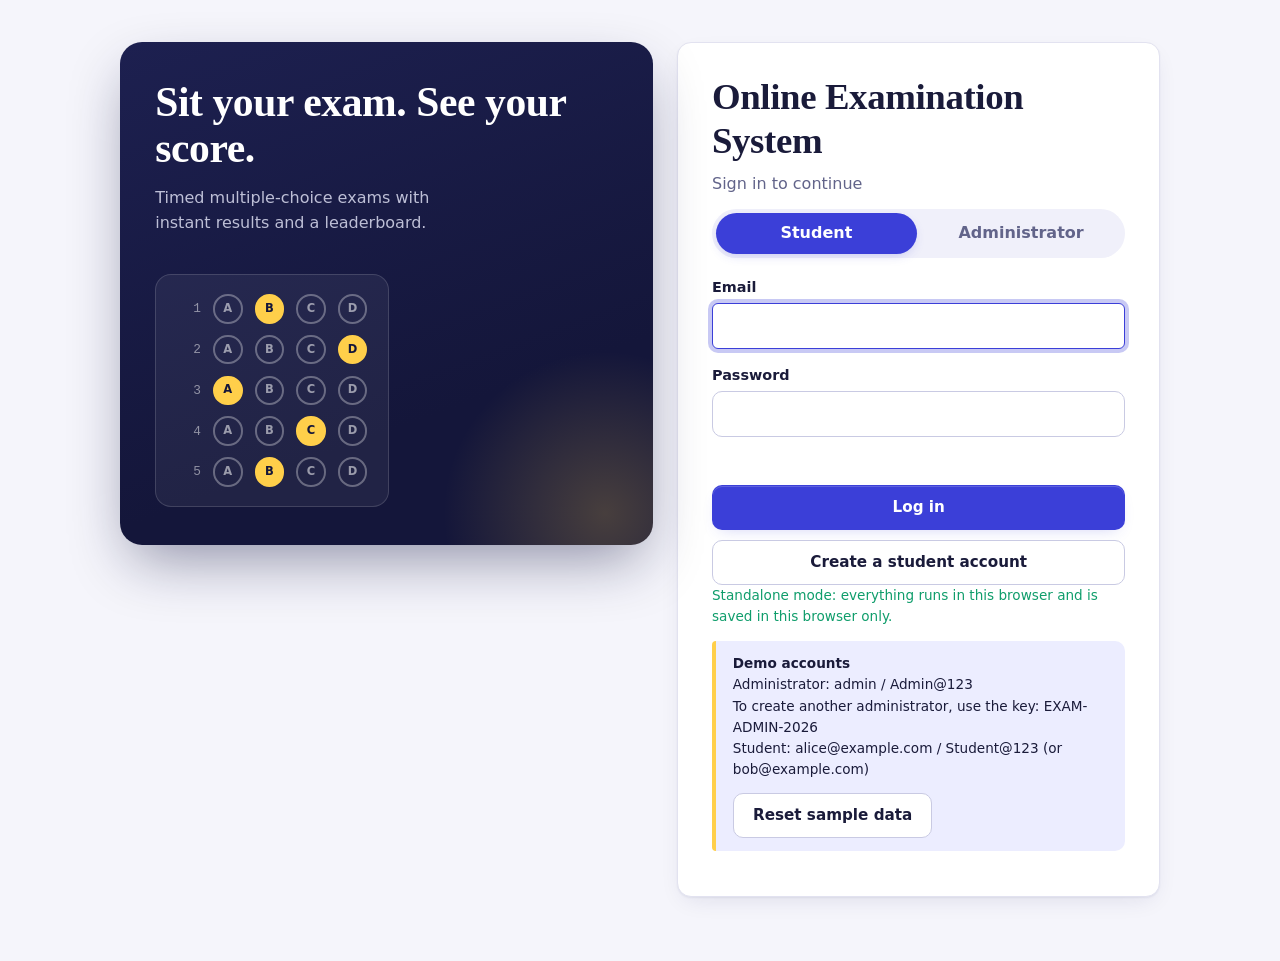
<file: standalone/index.html>
<!DOCTYPE html>
<html lang="en">
<head>
  <!-- Single-file build of the Online Examination System (standalone mode). Generated by scripts/build-standalone.mjs -->
  <meta charset="utf-8">
  <meta name="viewport" content="width=device-width, initial-scale=1">
  <meta name="description" content="Online Examination System - take timed multiple-choice exams and see your results.">
  <title>Online Examination System</title>
  <link rel="icon" href="data:,">
  <style>
/* Online Examination System - stylesheet (no external fonts or libraries)
   Look: an exam answer sheet. Ink-indigo chrome, ultramarine actions, a marker-yellow highlight, and answer
   "bubbles" (A B C D) as the one recurring motif - on the sign-in screen and as the option markers during an exam.
   Light and dark themes follow the system setting. */

:root {
  color-scheme: light dark;

  --ink: #14163a;
  --ink-2: #1d2050;
  --marker: #ffcf4a;

  --primary: #3b3fd8;
  --primary-dark: #2c30b4;
  --primary-soft: #ecedff;
  --primary-ring: rgba(59, 63, 216, .28);

  --bg: #f5f5fb;
  --card: #ffffff;
  --text: #1a1b3a;
  --muted: #62648a;
  --border: #e2e2f0;
  --border-strong: #c9cae3;
  --head-bg: #f0f0fa;
  --hover-bg: #f8f8fe;

  --success: #0f9d6b;
  --success-bg: #dcf7ec;
  --success-ink: #07694a;
  --danger: #e5484d;
  --danger-bg: #ffe5e6;
  --danger-ink: #a3242a;
  --warn: #e19400;
  --warn-bg: #fff1cf;
  --warn-ink: #8a5600;

  --radius: 14px;
  --radius-sm: 10px;
  --shadow: 0 1px 2px rgba(24, 26, 90, .06), 0 8px 24px -8px rgba(24, 26, 90, .12);
  --shadow-lg: 0 24px 60px -12px rgba(14, 16, 60, .45);

  --font-body: system-ui, -apple-system, "Segoe UI Variable Text", "Segoe UI", Roboto, "Helvetica Neue", Arial, sans-serif;
  --font-display: "Iowan Old Style", "Palatino Linotype", Palatino, "Book Antiqua", Charter, Georgia, serif;
  --font-mono: ui-monospace, "SFMono-Regular", "Cascadia Mono", Consolas, monospace;
}

@media (prefers-color-scheme: dark) {
  :root {
    --ink: #0b0c1f;
    --ink-2: #14163a;
    --primary: #8b8dff;
    --primary-dark: #a9abff;
    --primary-soft: #23265a;
    --primary-ring: rgba(139, 141, 255, .35);

    --bg: #0f1026;
    --card: #171937;
    --text: #ececff;
    --muted: #9fa1cb;
    --border: #2a2d57;
    --border-strong: #3d4078;
    --head-bg: #1d2046;
    --hover-bg: #1b1e42;

    --success: #35d39c;
    --success-bg: #0f3a2f;
    --success-ink: #8cf0cc;
    --danger: #ff7a80;
    --danger-bg: #43191e;
    --danger-ink: #ffb3b6;
    --warn: #ffbf3c;
    --warn-bg: #43330c;
    --warn-ink: #ffd987;

    --shadow: 0 1px 2px rgba(0, 0, 0, .4), 0 10px 28px -10px rgba(0, 0, 0, .6);
  }
}

* { box-sizing: border-box; }
html { -webkit-text-size-adjust: 100%; scroll-behavior: smooth; }
body {
  margin: 0; background: var(--bg); color: var(--text);
  font: 16px/1.55 var(--font-body);
  -webkit-font-smoothing: antialiased;
  min-height: 100vh;
}
h1, h2, h3 { font-family: var(--font-display); font-weight: 700; letter-spacing: -.01em; line-height: 1.2; color: var(--text); }
h1 { font-size: clamp(1.7rem, 3.2vw, 2.3rem); margin: .25rem 0 .6rem; }
h2 { font-size: 1.25rem; margin: 0 0 .5rem; }
p { margin: 0 0 .75rem; }
a { color: var(--primary); text-underline-offset: 3px; }
::selection { background: var(--marker); color: var(--ink); }

.muted { color: var(--muted); }
.small { font-size: .85rem; }
.ok-text { color: var(--success); }
.error-text { color: var(--danger); }
.warn-text { color: var(--warn); }
.pre { white-space: pre-wrap; }
.skip-link { position: absolute; left: -999px; top: 0; background: var(--marker); color: var(--ink); padding: .5rem 1rem; z-index: 100; font-weight: 700; }
.skip-link:focus { left: 0; }
.noscript { padding: 1rem; background: var(--danger-bg); color: var(--danger-ink); text-align: center; }

/* ---- top bar ---- */
.topbar {
  display: flex; align-items: center; gap: 1.5rem; flex-wrap: wrap;
  background: var(--ink); color: #fff; padding: .7rem clamp(1rem, 3vw, 2rem);
  border-bottom: 3px solid var(--marker);
  position: sticky; top: 0; z-index: 20;
}
.topbar[hidden] { display: none; }
.brand {
  display: inline-flex; align-items: center; gap: .65rem;
  color: #fff; font-family: var(--font-display); font-weight: 700; font-size: 1.2rem; text-decoration: none; letter-spacing: -.01em;
}
.brand::before {                       /* the logo: a ticked answer bubble */
  content: "\2713"; display: grid; place-items: center; flex: none;
  width: 1.8rem; height: 1.8rem; border-radius: 50%;
  background: var(--marker); color: var(--ink); font: 900 1rem/1 var(--font-body);
}
.topnav { display: flex; gap: .35rem; flex: 1; }
.topnav a { color: #c9cbf5; text-decoration: none; padding: .35rem .85rem; border-radius: 999px; font-weight: 600; font-size: .95rem; }
.topnav a:hover { background: rgba(255, 255, 255, .1); color: #fff; }
.topnav a.active { background: #fff; color: var(--ink); }
.user { display: flex; align-items: center; gap: .85rem; font-weight: 600; color: #e6e7ff; }
.topbar .btn-secondary { background: rgba(255, 255, 255, .12); color: #fff; border-color: rgba(255, 255, 255, .22); box-shadow: none; }
.topbar .btn-secondary:hover:not(:disabled) { background: rgba(255, 255, 255, .22); }

.view { max-width: 1200px; margin: 0 auto; padding: 1.75rem clamp(1rem, 3vw, 2rem) 4rem; outline: none; }

/* ---- surfaces ---- */
.card, .panel {
  background: var(--card); border: 1px solid var(--border); border-radius: var(--radius);
  padding: 1.35rem 1.6rem; box-shadow: var(--shadow);
}
.panel { margin-top: 1.1rem; }
.grid { display: grid; grid-template-columns: repeat(auto-fill, minmax(330px, 1fr)); gap: 1.1rem; margin-top: 1.25rem; }
.row-between { display: flex; align-items: center; justify-content: space-between; gap: .75rem; flex-wrap: wrap; }
.actions { display: flex; gap: .55rem; flex-wrap: wrap; align-items: center; margin-top: .85rem; }
.toolbar { display: flex; gap: .75rem; flex-wrap: wrap; align-items: center; margin-bottom: .85rem; }
.empty { color: var(--muted); padding: 2rem 1rem; margin: 0; text-align: center; border: 2px dashed var(--border-strong); border-radius: var(--radius); }
.summary { margin-top: .85rem; font-weight: 600; }

/* ---- tabs (pills) ---- */
.tabs { display: flex; gap: .4rem; flex-wrap: wrap; margin: .75rem 0 .25rem; padding: .3rem; background: var(--head-bg); border-radius: 999px; width: fit-content; max-width: 100%; }
.tab { padding: .45rem 1.1rem; text-decoration: none; color: var(--muted); border-radius: 999px; font-weight: 600; font-size: .95rem; transition: background .15s, color .15s; }
.tab:hover { color: var(--text); background: var(--card); }
.tab.active { color: #fff; background: var(--primary); box-shadow: 0 4px 12px -4px var(--primary-ring); }
@media (prefers-color-scheme: dark) { .tab.active { color: var(--ink); } }

/* ---- buttons ---- */
.btn {
  display: inline-flex; align-items: center; justify-content: center; gap: .4rem;
  border: 1px solid transparent; border-radius: var(--radius-sm); padding: .6rem 1.2rem; font: inherit; font-weight: 700; font-size: .95rem;
  cursor: pointer; text-decoration: none; text-align: center; color: #fff; background: var(--primary);
  box-shadow: 0 6px 16px -8px var(--primary-ring), 0 1px 0 rgba(255, 255, 255, .18) inset;
  transition: transform .12s ease, box-shadow .12s ease, background .12s ease, filter .12s ease;
}
@media (prefers-color-scheme: dark) { .btn { color: var(--ink); } }
.btn:hover:not(:disabled) { transform: translateY(-1px); filter: brightness(1.08); }
.btn:active:not(:disabled) { transform: translateY(0); filter: brightness(.94); }
.btn:disabled { background: var(--head-bg); color: var(--muted); cursor: not-allowed; box-shadow: none; border-color: var(--border); }
.btn-secondary { background: var(--card); color: var(--text); border-color: var(--border-strong); box-shadow: none; }
@media (prefers-color-scheme: dark) { .btn-secondary { color: var(--text); } }
.btn-secondary:hover:not(:disabled) { background: var(--primary-soft); border-color: var(--primary); filter: none; }
.btn-success { background: var(--success); color: #fff; }
.btn-danger { background: var(--danger); color: #fff; }
@media (prefers-color-scheme: dark) { .btn-success, .btn-danger { color: var(--ink); } }
.btn-block { display: flex; width: 100%; margin-top: .65rem; }
:focus-visible { outline: 3px solid var(--primary); outline-offset: 2px; border-radius: 6px; }
.btn:focus-visible, input:focus-visible, select:focus-visible, textarea:focus-visible { outline-offset: 1px; }

/* ---- forms ---- */
input, select, textarea {
  font: inherit; color: var(--text); background: var(--card);
  border: 1.5px solid var(--border-strong); border-radius: var(--radius-sm); padding: .6rem .8rem;
  transition: border-color .12s, box-shadow .12s;
}
input:hover, select:hover, textarea:hover { border-color: var(--primary); }
input:focus, select:focus, textarea:focus { outline: none; border-color: var(--primary); box-shadow: 0 0 0 4px var(--primary-ring); }
input::placeholder, textarea::placeholder { color: var(--muted); opacity: .7; }
input[type="checkbox"], input[type="radio"] { padding: 0; accent-color: var(--primary); }
textarea { width: 100%; resize: vertical; }
.field { display: block; margin-bottom: .95rem; }
.field input:not([type="checkbox"]), .field select, .field textarea { display: block; width: 100%; }
.field-label { display: block; font-weight: 700; font-size: .9rem; margin-bottom: .3rem; }
.field-hint { display: block; font-size: .82rem; color: var(--muted); margin-top: .2rem; }
.inline { display: inline-flex; align-items: center; gap: .5rem; font-weight: 600; }
.check { display: inline-flex; align-items: center; gap: .5rem; cursor: pointer; font-weight: 600; }
.form-error { color: var(--danger); min-height: 1.4rem; margin: .25rem 0; font-weight: 600; }
.form-grid { display: grid; grid-template-columns: repeat(2, minmax(0, 1fr)); gap: 0 1rem; }
.form-grid > .form-error, .form-grid > .check { grid-column: 1 / -1; }
.form-grid > .field:first-child, .form-grid > .field:nth-child(2), .form-grid > .field:nth-child(3) { grid-column: 1 / -1; }

/* ---- sign in / register ---- */
.auth-wrap {
  display: grid; grid-template-columns: minmax(0, 1.05fr) minmax(0, .95fr); gap: 1.5rem; align-items: stretch;
  max-width: 1040px; margin: 1.5vh auto 0;
}
.auth-card { width: 100%; max-width: none; padding: 2rem 2.1rem; align-self: center; }
.auth-card h1 { margin-top: 0; }

.auth-hero {
  position: relative; overflow: hidden; display: flex; flex-direction: column; gap: 2.4rem; align-self: start;
  background: linear-gradient(160deg, var(--ink-2), var(--ink) 70%);
  color: #fff; border-radius: 22px; padding: 2.4rem 2.2rem; box-shadow: var(--shadow-lg);
}
.auth-hero::after {                       /* soft marker glow behind the sheet */
  content: ""; position: absolute; width: 22rem; height: 22rem; right: -8rem; bottom: -9rem; border-radius: 50%;
  background: radial-gradient(circle, rgba(255, 207, 74, .22), transparent 65%); pointer-events: none;
}
.auth-hero h2 { color: #fff; font-size: clamp(1.8rem, 3.4vw, 2.6rem); line-height: 1.1; margin: 0 0 .9rem; }
.auth-hero p { color: rgba(236, 237, 255, .78); max-width: 30ch; margin: 0; }

.omr { position: relative; z-index: 1; margin-top: auto; display: grid; gap: .7rem; padding: 1.2rem 1.3rem; border-radius: 16px;
  background: rgba(255, 255, 255, .06); border: 1px solid rgba(255, 255, 255, .14); width: fit-content; }
.omr-row { display: flex; align-items: center; gap: .75rem; }
.omr-no { width: 1.5rem; text-align: right; font: .8rem var(--font-mono); color: rgba(255, 255, 255, .5); }
.omr-b {
  width: 1.85rem; height: 1.85rem; border-radius: 50%; display: grid; place-items: center;
  border: 2px solid rgba(255, 255, 255, .32); font-size: .72rem; font-weight: 700; color: rgba(255, 255, 255, .55);
}
.omr-b.on { background: var(--marker); border-color: var(--marker); color: var(--ink); animation: fill-in .45s cubic-bezier(.3, 1.4, .5, 1) both; }
.omr-row:nth-child(1) .on { animation-delay: .35s; }
.omr-row:nth-child(2) .on { animation-delay: .65s; }
.omr-row:nth-child(3) .on { animation-delay: .95s; }
.omr-row:nth-child(4) .on { animation-delay: 1.25s; }
.omr-row:nth-child(5) .on { animation-delay: 1.55s; }
@keyframes fill-in { from { background: transparent; border-color: rgba(255, 255, 255, .32); color: rgba(255, 255, 255, .55); transform: scale(.82); } }

.segmented { display: flex; gap: .25rem; padding: .25rem; background: var(--head-bg); border-radius: 999px; margin-bottom: 1.1rem; }
.seg { flex: 1; padding: .5rem .8rem; border: 0; border-radius: 999px; background: transparent; font: inherit; font-weight: 700; cursor: pointer; color: var(--muted); transition: background .15s, color .15s; }
.seg:hover { color: var(--text); }
.seg.active { background: var(--primary); color: #fff; box-shadow: 0 4px 12px -4px var(--primary-ring); }
@media (prefers-color-scheme: dark) { .seg.active { color: var(--ink); } }

/* ---- tables ---- */
.table-wrap { overflow-x: auto; border-radius: var(--radius-sm); }
.table { width: 100%; border-collapse: collapse; font-variant-numeric: tabular-nums; }
.table th { text-align: left; background: var(--head-bg); color: var(--muted); padding: .7rem .9rem; font-size: .85rem; font-weight: 700; vertical-align: bottom; }
.table th:first-child { border-radius: var(--radius-sm) 0 0 var(--radius-sm); }
.table th:last-child { border-radius: 0 var(--radius-sm) var(--radius-sm) 0; }
.table td { padding: .75rem .9rem; border-bottom: 1px solid var(--border); vertical-align: top; }
.table tbody tr:last-child td { border-bottom: 0; }
.table tbody tr { transition: background .12s; }
.table tbody tr:hover { background: var(--hover-bg); }
.table .actions { margin-top: 0; gap: .35rem; min-width: 12.5rem; }
.table .btn { padding: .35rem .75rem; font-size: .85rem; box-shadow: none; }
.opt-list { margin: 0; padding-left: 1.2rem; font-size: .9rem; }
.badge { display: inline-block; white-space: nowrap; padding: .15rem .65rem; border-radius: 999px; font-size: .8rem; font-weight: 700; background: var(--head-bg); color: var(--muted); }
.badge-pass { background: var(--success-bg); color: var(--success-ink); }
.badge-fail { background: var(--danger-bg); color: var(--danger-ink); }
.badge-warn { background: var(--warn-bg); color: var(--warn-ink); }
.chips { list-style: none; display: flex; flex-wrap: wrap; gap: .4rem; padding: 0; margin: .4rem 0 1rem; }
.chips li { background: var(--primary-soft); color: var(--primary-dark); border-radius: 999px; padding: .15rem .75rem; font-size: .83rem; font-weight: 600; }
.exam-card { display: flex; flex-direction: column; box-shadow: inset 0 4px 0 var(--primary), var(--shadow); padding-top: 1.6rem; }
.exam-card h2 { margin: 0 0 .35rem; }
.exam-card > p { flex: 1; }
.exam-card > .btn { align-self: flex-start; margin-top: .25rem; }

/* ---- instructions / result ---- */
.instructions { max-width: 800px; margin: 1.25rem auto; }
.notice { background: var(--primary-soft); border-left: 4px solid var(--marker); padding: .8rem 1.05rem; border-radius: 4px var(--radius-sm) var(--radius-sm) 4px; margin: .85rem 0; }
.rules { padding-left: 1.2rem; }
.rules li { margin-bottom: .3rem; }
.result { --accent: var(--primary); max-width: 620px; margin: 2.5rem auto; text-align: center; padding: 2.5rem 2rem 2.2rem; box-shadow: inset 0 6px 0 var(--accent), var(--shadow); }
.result:has(.verdict.ok-text) { --accent: var(--success); }
.result:has(.verdict.error-text) { --accent: var(--danger); }
.result .actions { justify-content: center; }
.verdict { font: 800 clamp(2.6rem, 8vw, 3.8rem)/1 var(--font-display); letter-spacing: .02em; margin: .5rem 0 1rem; }
.big { font-size: 1.25rem; font-weight: 700; margin-bottom: .3rem; font-variant-numeric: tabular-nums; }
.review-item { margin-top: 1.1rem; }
.review-options { list-style: none; padding: 0; margin: 0; }
.review-options li { padding: .55rem .8rem; border-radius: var(--radius-sm); margin-bottom: .35rem; border: 1.5px solid transparent; }
.r-correct { background: var(--success-bg); color: var(--success-ink); border-color: var(--success) !important; }
.r-wrong { background: var(--danger-bg); color: var(--danger-ink); border-color: var(--danger) !important; }

/* ---- taking an exam ---- */
.exam-bar {
  display: flex; justify-content: space-between; align-items: center; gap: 1rem;
  background: var(--ink); color: #fff; border-radius: var(--radius); border-bottom: 4px solid var(--marker);
  padding: .85rem 1.4rem; margin-bottom: 1.1rem; position: sticky; top: .6rem; z-index: 5; box-shadow: var(--shadow-lg);
}
.exam-bar h1 { color: #fff; font-size: 1.35rem; margin: 0; }
.exam-bar .muted { color: #b9bbe8; }
.timer {
  font: 700 1.9rem var(--font-mono); letter-spacing: .06em; font-variant-numeric: tabular-nums;
  background: rgba(255, 255, 255, .1); border: 1px solid rgba(255, 255, 255, .18); border-radius: var(--radius-sm); padding: .15rem .8rem;
}
.timer.warn { color: #ffe08a; border-color: rgba(255, 224, 138, .6); }
.timer.danger { color: #ffc2c4; border-color: rgba(255, 140, 145, .8); animation: pulse 1s infinite; }
@keyframes pulse { 50% { opacity: .55; } }
.exam-layout { display: grid; grid-template-columns: minmax(0, 1fr) 310px; gap: 1.1rem; align-items: start; }
.side { position: sticky; top: 6.5rem; }
.q-head { margin: 0; font-family: var(--font-body); font-size: .95rem; font-weight: 700; color: var(--muted); letter-spacing: 0; }
.q-text { font: 600 1.3rem/1.45 var(--font-display); margin: 1.1rem 0 1.25rem; white-space: pre-wrap; overflow-wrap: anywhere; }
.options { display: grid; gap: .65rem; margin-bottom: .5rem; }
.option {
  position: relative; display: flex; align-items: center; gap: .9rem; border: 2px solid var(--border); border-radius: var(--radius);
  padding: .8rem 1.1rem; cursor: pointer; background: var(--card); overflow-wrap: anywhere;
  transition: border-color .12s, background .12s, transform .12s;
}
.option:hover { border-color: var(--primary); transform: translateX(3px); }
.option.selected { border-color: var(--primary); background: var(--primary-soft); }
.option input { position: absolute; opacity: 0; width: 1px; height: 1px; }       /* the letter bubble is the visible control */
.option:focus-within { box-shadow: 0 0 0 4px var(--primary-ring); }
.letter {
  flex: none; width: 2.1rem; height: 2.1rem; border-radius: 50%; display: grid; place-items: center;
  border: 2px solid var(--border-strong); font-weight: 800; font-size: .9rem; color: var(--muted); background: var(--card);
  transition: background .15s, border-color .15s, color .15s, transform .15s;
}
.option.selected .letter { background: var(--primary); border-color: var(--primary); color: #fff; transform: scale(1.08); }
@media (prefers-color-scheme: dark) { .option.selected .letter { color: var(--ink); } }
.status { min-height: 1.5rem; margin-top: .85rem; font-weight: 600; }
.palette { display: grid; grid-template-columns: repeat(5, 1fr); gap: .45rem; margin: .6rem 0 1rem; }
.pal {
  border: 2px solid transparent; border-radius: 50%; aspect-ratio: 1; padding: 0; font: inherit; font-weight: 700; font-size: .9rem; cursor: pointer;
  background: var(--head-bg); color: var(--muted); border-color: var(--border-strong); transition: transform .12s;
}
.pal:hover:not(:disabled) { transform: scale(1.1); }
.pal.answered { background: var(--success); border-color: var(--success); color: #fff; }
.pal.marked { background: var(--warn); border-color: var(--warn); color: #fff; }
@media (prefers-color-scheme: dark) { .pal.answered, .pal.marked { color: var(--ink); } }
.pal.current { box-shadow: 0 0 0 3px var(--card), 0 0 0 5px var(--primary); }
.pal:disabled { opacity: .5; cursor: not-allowed; }
.legend { list-style: none; padding: 0; margin: 0 0 .5rem; font-size: .9rem; }
.legend li::before { content: "●"; margin-right: .5rem; }
.l-answered::before { color: var(--success); }
.l-marked::before { color: var(--warn); }
.l-none::before { color: var(--border-strong); }

/* ---- dialogs and toasts ---- */
.overlay {
  position: fixed; inset: 0; background: rgba(10, 11, 40, .6); backdrop-filter: blur(4px); -webkit-backdrop-filter: blur(4px);
  display: flex; align-items: flex-start; justify-content: center; padding: 6vh 1rem; overflow-y: auto; z-index: 50;
  animation: fade-in .16s ease-out;
}
.dialog {
  background: var(--card); border: 1px solid var(--border); border-radius: 18px; width: 100%; max-width: 500px; padding: 1.5rem 1.7rem;
  box-shadow: var(--shadow-lg); animation: pop-in .2s cubic-bezier(.2, 1.2, .4, 1);
}
.dialog-wide { max-width: 780px; }
.dialog-title { margin-top: 0; }
.dialog-actions { display: flex; justify-content: flex-end; gap: .55rem; margin-top: 1.1rem; }
.toasts { position: fixed; right: 1rem; bottom: 1rem; display: grid; gap: .55rem; z-index: 60; max-width: 380px; }
.toast {
  background: var(--ink-2); color: #fff; padding: .8rem 1.1rem; border-radius: var(--radius-sm); border-left: 5px solid var(--marker);
  box-shadow: var(--shadow-lg); animation: slide-in .25s ease-out;
}
.toast-success { background: #0b5b41; border-left-color: #35d39c; }
.toast-error { background: #7d1d22; border-left-color: #ff7a80; }
@keyframes fade-in { from { opacity: 0; } }
@keyframes pop-in { from { opacity: 0; transform: translateY(10px) scale(.97); } }
@keyframes slide-in { from { opacity: 0; transform: translateX(24px); } }

/* ---- responsive ---- */
@media (max-width: 900px) {
  .auth-wrap { grid-template-columns: 1fr; max-width: 520px; }
  .auth-hero { padding: 1.5rem 1.4rem; gap: 1.2rem; }
  .auth-hero .omr { display: none; }
  .auth-hero h2 { font-size: 1.7rem; }
  .auth-card { padding: 1.5rem 1.3rem; }
}
@media (max-width: 860px) {
  .exam-layout { grid-template-columns: 1fr; }
  .side { position: static; }
  .form-grid { grid-template-columns: 1fr; }
  .timer { font-size: 1.45rem; }
  .exam-bar { padding: .7rem 1rem; }
  .tabs { border-radius: 18px; }
}
@media (max-width: 560px) {
  .topbar { gap: .6rem; }
  .card, .panel { padding: 1.05rem 1.1rem; }
  .palette { grid-template-columns: repeat(6, 1fr); }
}
@media (prefers-reduced-motion: reduce) {
  *, *::before, *::after { animation: none !important; transition: none !important; scroll-behavior: auto !important; }
  .omr-b.on { background: var(--marker); }
}
@media print { .topbar, .toasts { display: none; } body { background: #fff; } .card, .panel { box-shadow: none; } }

</style>
</head>
<body>
  <a class="skip-link" href="#view">Skip to content</a>
  <header id="topbar" class="topbar" hidden></header>
  <main id="view" class="view" tabindex="-1">
    <p class="muted">Loading…</p>
  </main>
  <div id="toasts" class="toasts" aria-live="polite"></div>
  <noscript><p class="noscript">This website needs JavaScript. Please enable it in your browser.</p></noscript>
  <script>
(function () {
'use strict';
var __defs = {}, __cache = {};
function __define(id, fn) { __defs[id] = fn; }
function __require(id) {
  if (__cache[id]) return __cache[id].exports;
  var m = { exports: {} };
  __cache[id] = m;
  if (!__defs[id]) throw new Error('Missing module ' + id);
  __defs[id](m.exports, __require);
  return m.exports;
}
__define("js/standalone.js", function (__exports, __require) {
'use strict';
// Entry point of the single-file standalone build. Order matters: the in-browser backend is switched on first,
// because app.js starts talking to the API as soon as it is loaded.
__require("js/local/enable.js");
__require("js/app.js");


});
__define("js/local/enable.js", function (__exports, __require) {
'use strict';
// Side-effect module: routes all API calls to the in-browser backend. Must be imported BEFORE app.js.
const { useLocalBackend } = __require("js/api.js");
const { localApi } = __require("js/local/local-backend.js");

useLocalBackend(localApi);


});
__define("js/api.js", function (__exports, __require) {
'use strict';
// Thin wrapper around fetch() for the JSON API. Every error becomes an ApiError with a user-safe message.

class ApiError extends Error {
  constructor(message, status, code) {
    super(message);
    this.name = 'ApiError';
    this.status = status;
    this.code = code;
  }
}

let unauthorizedHandler = null;
let localHandler = null;

/**
 * Standalone mode: route every API call to an in-browser implementation instead of the network
 * (see js/local/local-backend.js). Not used when the site is served by the Java backend.
 */
function useLocalBackend(handler) {
  localHandler = handler;
}

/** Called when the server says the session is missing or expired (HTTP 401 on a non-login request). */
function onUnauthorized(fn) {
  unauthorizedHandler = fn;
}

async function api(method, path, body) {
  if (localHandler) {
    try {
      return await localHandler(method, path, body === undefined ? undefined : JSON.parse(JSON.stringify(body)));
    } catch (e) {
      if (!(e instanceof ApiError)) {
        console.error(e);
        throw new ApiError('Something unexpected went wrong. Please try again.', 500, 'server');
      }
      if (e.status === 401 && path !== '/login' && unauthorizedHandler) unauthorizedHandler(e);
      throw e;
    }
  }
  const options = {
    method,
    credentials: 'same-origin',
    headers: { 'X-Requested-With': 'XMLHttpRequest' },
  };
  if (body !== undefined) {
    options.headers['Content-Type'] = 'application/json';
    options.body = JSON.stringify(body);
  }
  let response;
  try {
    response = await fetch('/api' + path, options);
  } catch (e) {
    throw new ApiError('Cannot reach the server. Please check your connection and try again.', 0, 'network');
  }
  let data = null;
  const text = await response.text();
  if (text) {
    try {
      data = JSON.parse(text);
    } catch (e) {
      data = null;
    }
  }
  if (!response.ok) {
    const message = (data && data.error) || 'The request failed (' + response.status + ').';
    const err = new ApiError(message, response.status, data && data.code);
    if (response.status === 401 && path !== '/login' && unauthorizedHandler) unauthorizedHandler(err);
    throw err;
  }
  return data;
}

const get = (path) => api('GET', path);
const post = (path, body) => api('POST', path, body === undefined ? {} : body);
const put = (path, body) => api('PUT', path, body);
const del = (path) => api('DELETE', path);

__exports.ApiError = ApiError;
__exports.useLocalBackend = useLocalBackend;
__exports.onUnauthorized = onUnauthorized;
__exports.api = api;
__exports.get = get;
__exports.post = post;
__exports.put = put;
__exports.del = del;
});
__define("js/local/local-backend.js", function (__exports, __require) {
'use strict';
// In-browser implementation of the website's JSON API, used by the single-file "standalone" build.
// It mirrors the Java services (same validation messages, deadline checks, idempotent submit, evaluation, ranking) so
// all screens work unchanged. Data lives in this browser's localStorage. It is meant for demos, practice and
// single-computer use: anyone with access to the browser can read or change the data (see README).

const { ApiError } = __require("js/api.js");
const { SAMPLE } = __require("js/local/sample-data.js");
const { hashPassword, verifyPassword, randomInt } = __require("js/local/crypto-util.js");

const DATA_KEY = 'onlineExam.standalone.v1';
const SESSION_KEY = 'onlineExam.session.v1';
const LETTERS = 'ABCD';
// Key that must be typed to create an administrator account. Anyone who can read this file can see it: in the
// standalone build everything lives in the browser anyway (see README). Change it before sharing the file.
const ADMIN_REGISTRATION_KEY = 'EXAM-ADMIN-2026';

let memoryDb = null;
let storageOk = true;
let clock = () => Date.now();
const failures = new Map();                 // login throttling: key -> {count, lockedUntil}
let chain = Promise.resolve();              // serialises all calls (so two quick requests never overwrite each other)

/** Tests can replace the clock. */
function setClock(fn) { clock = fn; }

function resetForTests() {
  memoryDb = null;
  storageOk = true;
  failures.clear();
}

// ------------------------------------------------------------------ storage

function store(kind) {
  try {
    return kind === 'session' ? globalThis.sessionStorage : globalThis.localStorage;
  } catch (e) {
    return null;
  }
}

function readData() {
  try {
    const s = store('data');
    const raw = s ? s.getItem(DATA_KEY) : null;
    return raw ? JSON.parse(raw) : null;
  } catch (e) {
    storageOk = false;
    return null;
  }
}

function commit(db) {
  memoryDb = db;
  try {
    const s = store('data');
    if (!s) throw new Error('no storage');
    s.setItem(DATA_KEY, JSON.stringify(db));
  } catch (e) {
    storageOk = false;            // keep working in memory; data is lost when the page is closed
  }
}

function readSession() {
  try {
    const s = store('session');
    const raw = s ? s.getItem(SESSION_KEY) : null;
    return raw ? JSON.parse(raw) : null;
  } catch (e) {
    return memorySession;
  }
}

let memorySession = null;
function writeSession(session) {
  memorySession = session;
  try {
    const s = store('session');
    if (!s) return;
    if (session) s.setItem(SESSION_KEY, JSON.stringify(session)); else s.removeItem(SESSION_KEY);
  } catch (e) { /* in-memory session only */ }
}

async function getDb() {
  const stored = readData();
  if (stored) return stored;
  if (memoryDb && !storageOk) return memoryDb;
  const fresh = await seed();
  commit(fresh);
  return fresh;
}

// -------------------------------------------------------------------- errors

const err = (status, code, message) => new ApiError(message, status, code);
const bad = (m) => err(400, 'validation', m);
const forbidden = (m) => err(403, 'forbidden', m);
const closed = (m) => err(409, 'closed', m);
const notFound = () => err(404, 'notfound', 'Unknown API endpoint.');

// --------------------------------------------------------------- validation
// (mirrors ValidationUtil / AdminService on the Java side, including the wording of the messages)

function requireText(value, field, max) {
  const v = typeof value === 'string' ? value.trim() : '';
  if (!v) throw bad(field + ' is required.');
  if (v.length > max) throw bad(field + ' must be at most ' + max + ' characters.');
  return v;
}

function optionalText(value, field, max) {
  const v = typeof value === 'string' ? value.trim() : '';
  if (v.length > max) throw bad(field + ' must be at most ' + max + ' characters.');
  return v || null;
}

const EMAIL = /^[A-Za-z0-9._%+-]+@[A-Za-z0-9.-]+\.[A-Za-z]{2,}$/;
function requireUsername(value) {
  const v = requireText(value, 'Username', 80);
  if (v.length < 3) throw bad('Username must be at least 3 characters long.');
  if (!/^[A-Za-z0-9._-]+$/.test(v)) throw bad('Username may contain only letters, digits, dots, underscores and hyphens.');
  return v;
}

function requireEmail(value) {
  const v = requireText(value, 'Email', 150).toLowerCase();
  if (!EMAIL.test(v)) throw bad('Please enter a valid email address.');
  return v;
}

function requirePassword(pw) {
  if (typeof pw !== 'string' || pw.length < 8) throw bad('Password must be at least 8 characters long.');
  if (pw.length > 100) throw bad('Password is too long (max 100 characters).');
  if (!/\p{L}/u.test(pw) || !/\d/.test(pw)) throw bad('Password must contain at least one letter and one digit.');
}

function isBlank(v) { return v === null || v === undefined || (typeof v === 'string' && v.trim() === ''); }

function toInt(v, label) {
  if (typeof v === 'number' && Number.isInteger(v)) return v;
  if (typeof v === 'string' && /^[+-]?\d+$/.test(v.trim())) return parseInt(v.trim(), 10);
  throw bad(label + ' must be a whole number.');
}

function reqInt(v, label) {
  if (v === null || v === undefined) throw bad(label + ' is required.');
  return toInt(v, label);
}

function optInt(v, label) { return isBlank(v) ? null : toInt(v, label); }

function toDecimal(v, label) {
  let n;
  if (typeof v === 'number') n = v;
  else if (typeof v === 'string' && /^[+-]?(\d+\.?\d*|\.\d+)$/.test(v.trim())) n = Number(v.trim());
  else throw bad(label + ' must be a number.');
  if (Math.abs(Math.round(n * 100) - n * 100) > 1e-7) throw bad(label + ' can have at most 2 decimal places.');
  return n;
}

function reqDecimal(v, label) {
  if (isBlank(v)) throw bad(label + ' is required.');
  return toDecimal(v, label);
}

function range(n, min, max, label) {
  if (n < min || n > max) throw bad(label + ' must be between ' + min + ' and ' + max + '.');
}

function parseDateTime(v, label) {
  if (isBlank(v)) return null;
  const s = String(v).trim();
  if (!/^\d{4}-\d{2}-\d{2}T\d{2}:\d{2}(:\d{2})?$/.test(s) || Number.isNaN(new Date(s).getTime())) throw bad(label + ' is not a valid date and time.');
  return s;
}

function bool(v, fallback) {
  if (v === null || v === undefined) return fallback;
  if (typeof v !== 'boolean') throw bad('A true/false field has an invalid value.');
  return v;
}

function localIso(ms) {
  if (ms === null || ms === undefined) return null;
  const d = new Date(ms);
  const p = (n) => String(n).padStart(2, '0');
  return d.getFullYear() + '-' + p(d.getMonth() + 1) + '-' + p(d.getDate()) + 'T' + p(d.getHours()) + ':' + p(d.getMinutes()) + ':' + p(d.getSeconds());
}

// ------------------------------------------------------------------ sessions

function requireLogin() {
  const s = readSession();
  if (!s) throw err(401, 'unauthorized', 'Please log in to continue.');
  return s;
}
function requireStudent() {
  const s = requireLogin();
  if (s.role !== 'student') throw forbidden('Access denied: this action is only available to students.');
  return s;
}
function requireAdmin() {
  const s = requireLogin();
  if (s.role !== 'admin') throw forbidden('Access denied: administrator privileges are required.');
  return s;
}

// ------------------------------------------------------------ core algorithms

/** Fisher-Yates shuffle (in place): O(n) time, O(1) extra space, unbiased. */
function shuffle(list) {
  for (let i = list.length - 1; i > 0; i--) {
    const j = randomInt(i + 1);            // 0 <= j <= i
    const tmp = list[i];
    list[i] = list[j];
    list[j] = tmp;
  }
  return list;
}

/** Chooses `count` questions and the option order of each (same behaviour as QuestionRandomizer.java). */
function assignQuestions(pool, count, shuffleQuestions, shuffleOptions) {
  if (pool.length < count) {
    throw bad('This exam is not configured correctly: it needs ' + count + ' questions but only ' + pool.length
      + ' are available. Please contact the administrator.');
  }
  const work = pool.slice();
  if (shuffleQuestions) shuffle(work);
  return work.slice(0, count).map((q, i) => {
    const perm = [0, 1, 2, 3];
    if (shuffleOptions) shuffle(perm);
    return { qid: q.id, order: i + 1, optionOrder: perm.map((p) => LETTERS[p]).join('') };
  });
}

/** Scoring in whole hundredths so no floating-point error can change a result (same rules as EvaluationService.java). */
function evaluate(assigned, answers, negativeMarks, passingPercentage) {
  let score = 0;
  let max = 0;
  const penalty = Math.round((negativeMarks || 0) * 100);
  for (const q of assigned) {
    const m = Math.round(q.marks * 100);
    max += m;
    const selected = answers[q.id];
    if (!selected) continue;
    if (selected === q.correct) score += m;
    else if (penalty > 0) score -= penalty;
  }
  if (score < 0) score = 0;
  const percentage = max === 0 ? 0 : Math.round((score * 10000) / max) / 100;
  const pass = max > 0 && score * 10000 >= Math.round(passingPercentage * 100) * max;
  return { score: score / 100, maxScore: max / 100, percentage, status: pass ? 'PASS' : 'FAIL' };
}

function rankingOrder(a, b) {
  if (a.score !== b.score) return b.score - a.score;
  if (a.percentage !== b.percentage) return b.percentage - a.percentage;
  if (a.submittedAt !== b.submittedAt) {
    if (a.submittedAt === null) return 1;
    if (b.submittedAt === null) return -1;
    return a.submittedAt - b.submittedAt;
  }
  const n = a.student.toLowerCase().localeCompare(b.student.toLowerCase());
  return n !== 0 ? n : a.attemptId - b.attemptId;
}

/** Best attempt per student (Map = O(1) lookups), then sort O(n log n), then rank 1..n. */
function rankRows(rows) {
  const best = new Map();
  for (const r of rows) {
    const cur = best.get(r.studentId);
    if (!cur || rankingOrder(r, cur) < 0) best.set(r.studentId, r);
  }
  return [...best.values()].sort(rankingOrder).map((r, i) => ({ ...r, rank: i + 1 }));
}

/** First-come-first-served seats: 1-based position in the queue, or 0 when not queued. */
function queuePosition(queueIds, studentId) {
  const i = queueIds.indexOf(studentId);
  return i < 0 ? 0 : i + 1;
}

function isAdmitted(queueIds, studentId, freeSeats) {
  if (freeSeats <= 0) return false;
  let pos = queuePosition(queueIds, studentId);
  if (pos === 0) pos = queueIds.length + 1;
  return pos <= freeSeats;
}

// ------------------------------------------------------------------ data access

const byId = (list, id) => list.find((x) => x.id === id);
const questionsOf = (db, examId) => db.questions.filter((q) => q.examId === examId).sort((a, b) => a.id - b.id);
const isExpired = (a) => a.deadlineAt <= clock();
const isOpenNow = (e) => e.active && (!e.startTime || new Date(e.startTime).getTime() <= clock())
  && (!e.endTime || new Date(e.endTime).getTime() > clock());

function nextId(db, kind) {
  db.seq[kind] += 1;
  return db.seq[kind];
}

function finalizeAttempt(db, attempt, pending) {
  const expired = isExpired(attempt);
  if (!expired && pending) {
    for (const [qid, letter] of Object.entries(pending)) {
      if (!LETTERS.includes(letter) || letter.length !== 1) throw bad('Invalid answer option.');
      if (!attempt.questions.some((q) => String(q.qid) === String(qid))) throw bad('An answer refers to a question outside this attempt.');
      attempt.answers[qid] = letter;
    }
  }
  const exam = byId(db.exams, attempt.examId);
  const assigned = attempt.questions.map((aq) => byId(db.questions, aq.qid));
  const result = evaluate(assigned, attempt.answers, exam.negativeMarks, exam.passingPercentage);
  attempt.result = result;
  attempt.status = expired ? 'TIMED_OUT' : 'SUBMITTED';
  attempt.submittedAt = Math.min(clock(), attempt.deadlineAt);
  return result;
}

/** Finalises attempts whose deadline has passed (for one student, or everyone when studentId is null). */
function finalizeExpired(db, studentId) {
  let changed = false;
  for (const a of db.attempts) {
    if (a.status === 'IN_PROGRESS' && isExpired(a) && (studentId === null || a.studentId === studentId)) {
      finalizeAttempt(db, a, null);
      changed = true;
    }
  }
  if (changed) commit(db);
}

// -------------------------------------------------------------------- mappers

function examMap(e, db, forAdmin, studentId) {
  const m = {
    id: e.id, title: e.title, description: e.description, instructions: e.instructions, durationMinutes: e.durationMinutes,
    totalQuestions: e.totalQuestions, passingPercentage: e.passingPercentage, negativeMarks: e.negativeMarks, startTime: e.startTime,
    endTime: e.endTime, active: e.active, shuffleQuestions: e.shuffleQuestions, shuffleOptions: e.shuffleOptions,
    allowReview: e.allowReview, maxAttempts: e.maxAttempts, maxConcurrent: e.maxConcurrent,
  };
  if (forAdmin) {
    m.questionCount = questionsOf(db, e.id).length;
  } else {
    const mine = db.attempts.filter((a) => a.examId === e.id && a.studentId === studentId);
    const open = mine.find((a) => a.status === 'IN_PROGRESS');
    m.attemptsUsed = mine.length;
    m.activeAttemptId = open ? open.id : null;
  }
  return m;
}

function attemptMap(db, a) {
  const exam = byId(db.exams, a.examId);
  const questions = a.questions.map((aq) => {
    const q = byId(db.questions, aq.qid);
    return {
      id: q.id, text: q.text, marks: q.marks,
      options: [...aq.optionOrder].map((letter) => ({ letter, text: q.options[LETTERS.indexOf(letter)] })),
    };
  });
  return {
    attemptId: a.id, examTitle: exam.title, attemptNo: a.no, remainingSeconds: Math.max(0, Math.floor((a.deadlineAt - clock()) / 1000)),
    questions, answers: { ...a.answers }, marked: a.marked.map(Number),
  };
}

function resultMap(db, a) {
  const exam = byId(db.exams, a.examId);
  return {
    attemptId: a.id, examId: exam.id, examTitle: exam.title, score: a.result.score, maxScore: a.result.maxScore,
    percentage: a.result.percentage, status: a.result.status, timedOut: a.status === 'TIMED_OUT', reviewAllowed: exam.allowReview,
  };
}

// ---------------------------------------------------------------------- seeding

async function seed() {
  const adminHash = await hashPassword('Admin@123');
  const aliceHash = await hashPassword('Student@123');
  const bobHash = await hashPassword('Student@123');
  const created = clock();
  const db = {
    version: 1,
    seq: { student: 2, exam: 2, question: 0, attempt: 0, wait: 0 },
    admins: [{ id: 1, username: 'admin', hash: adminHash }],
    students: [
      { id: 1, name: 'Alice Johnson', email: 'alice@example.com', hash: aliceHash, createdAt: created },
      { id: 2, name: 'Bob Smith', email: 'bob@example.com', hash: bobHash, createdAt: created },
    ],
    exams: [
      { id: 1, title: 'Java Fundamentals Quiz', description: 'Core Java, OOP, collections and JDBC basics.',
        instructions: 'Answer every question. Each question has exactly one correct option. Unanswered questions score zero. Review answers are not shown after submission for this exam.',
        durationMinutes: 20, totalQuestions: 10, passingPercentage: 40, negativeMarks: 0, startTime: null, endTime: null, active: true,
        shuffleQuestions: true, shuffleOptions: true, allowReview: false, maxAttempts: 3, maxConcurrent: null },
      { id: 2, title: 'SQL Basics Quiz', description: 'Fundamental SQL queries, constraints and transactions.',
        instructions: 'Each wrong answer deducts 0.25 marks; unanswered questions score zero. You may review your answers after submitting.',
        durationMinutes: 15, totalQuestions: 10, passingPercentage: 50, negativeMarks: 0.25, startTime: null, endTime: null, active: true,
        shuffleQuestions: true, shuffleOptions: true, allowReview: true, maxAttempts: 2, maxConcurrent: null },
    ],
    questions: [], attempts: [], waiting: [],
  };
  for (const [examId, list] of [[1, SAMPLE.java], [2, SAMPLE.sql]]) {
    for (const q of list) db.questions.push({ id: nextId(db, 'question'), examId, text: q.text, options: q.options.slice(), correct: q.correct, marks: 1 });
  }
  // two finished sample attempts on exam 2 so the leaderboard and history are not empty
  const exam2 = db.questions.filter((q) => q.examId === 2).slice(0, 10);
  [[1, 8, new Date(2026, 8, 1, 10, 0).getTime()], [2, 5, new Date(2026, 8, 1, 11, 0).getTime()]].forEach(([studentId, correct, start]) => {
    const a = {
      id: nextId(db, 'attempt'), studentId, examId: 2, no: 1, startedAt: start, deadlineAt: start + 15 * 60000, submittedAt: start + 11 * 60000,
      status: 'SUBMITTED', questions: exam2.map((q, i) => ({ qid: q.id, order: i + 1, optionOrder: 'ABCD' })), answers: {}, marked: [], result: null,
    };
    exam2.slice(0, correct).forEach((q) => { a.answers[q.id] = q.correct; });
    a.result = evaluate(exam2, a.answers, 0.25, 50);
    db.attempts.push(a);
  });
  return db;
}

// ------------------------------------------------------------------- handlers

const DUMMY_HASH = 'pbkdf2$1000$AAAAAAAAAAAAAAAAAAAAAA==$AAAAAAAAAAAAAAAAAAAAAAAAAAAAAAAAAAAAAAAAAAA=';

async function login(db, body) {
  const role = body.role === 'admin' ? 'admin' : 'student';
  const id = typeof body.identifier === 'string' ? body.identifier.trim() : '';
  const password = body.password;
  if (!id || typeof password !== 'string' || !password) {
    throw bad('Please enter your ' + (role === 'admin' ? 'username' : 'email') + ' and password.');
  }
  const key = role + ':' + id.toLowerCase();
  const state = failures.get(key);
  if (state && state.lockedUntil > clock()) {
    throw err(429, 'locked', 'Too many failed attempts. Please wait ' + Math.ceil((state.lockedUntil - clock()) / 1000) + ' seconds and try again.');
  }
  const record = role === 'admin' ? db.admins.find((a) => a.username.toLowerCase() === id.toLowerCase())
    : db.students.find((s) => s.email === id.toLowerCase());
  let ok = false;
  if (record) ok = await verifyPassword(password, record.hash);
  else await verifyPassword(password, DUMMY_HASH);
  if (!ok) {
    let s = failures.get(key) || { count: 0, lockedUntil: 0 };
    if (s.lockedUntil !== 0 && s.lockedUntil <= clock()) s = { count: 0, lockedUntil: 0 };      // an earlier lock has expired
    s.count += 1;
    if (s.count >= 5) s.lockedUntil = clock() + 60000;
    failures.set(key, s);
    throw err(401, 'credentials', 'Invalid credentials. Please check your details and try again.');
  }
  failures.delete(key);
  const name = role === 'admin' ? record.username : record.name;
  writeSession({ role, id: record.id, name });
  return { role, name };
}

async function register(db, body) {
  const name = requireText(body.name, 'Name', 100);
  const email = requireEmail(body.email);
  requirePassword(body.password);
  if (body.password !== body.confirm) throw bad('The two passwords do not match.');
  if (db.students.some((s) => s.email === email)) throw bad('An account with this email already exists.');
  const hash = await hashPassword(body.password);
  db.students.push({ id: nextId(db, 'student'), name, email, hash, createdAt: clock() });
  commit(db);
  return { ok: true };
}

async function registerAdmin(db, body) {
  const username = requireUsername(body.username);
  requirePassword(body.password);
  if (body.password !== body.confirm) throw bad('The two passwords do not match.');
  const given = typeof body.adminKey === 'string' ? body.adminKey.trim() : '';
  if (!given) throw bad('Please enter the administrator registration key.');
  const key = 'admin-registration';
  const state = failures.get(key);
  if (state && state.lockedUntil > clock()) {
    throw err(429, 'locked', 'Too many failed attempts. Please wait ' + Math.ceil((state.lockedUntil - clock()) / 1000) + ' seconds and try again.');
  }
  if (given !== ADMIN_REGISTRATION_KEY) {
    let s = failures.get(key) || { count: 0, lockedUntil: 0 };
    if (s.lockedUntil !== 0 && s.lockedUntil <= clock()) s = { count: 0, lockedUntil: 0 };
    s.count += 1;
    if (s.count >= 5) s.lockedUntil = clock() + 60000;
    failures.set(key, s);
    throw err(403, 'forbidden', 'Invalid administrator registration key.');
  }
  failures.delete(key);
  if (db.admins.some((a) => a.username.toLowerCase() === username.toLowerCase())) {
    throw bad('An administrator with this username already exists.');
  }
  const hash = await hashPassword(body.password);
  db.admins.push({ id: db.admins.reduce((m, a) => Math.max(m, a.id), 0) + 1, username, hash });
  commit(db);
  return { ok: true };
}

function studentRoutes(db, method, seg, body) {
  const s = requireStudent();
  const part = seg[1];
  if (part === 'history' && method === 'GET') {
    finalizeExpired(db, s.id);
    return db.attempts.filter((a) => a.studentId === s.id && a.result)
      .sort((a, b) => b.submittedAt - a.submittedAt || b.id - a.id)
      .map((a) => ({
        attemptId: a.id, examId: a.examId, examTitle: byId(db.exams, a.examId).title, attemptNo: a.no, score: a.result.score,
        maxScore: a.result.maxScore, percentage: a.result.percentage, status: a.result.status, timedOut: a.status === 'TIMED_OUT',
        submittedAt: localIso(a.submittedAt), reviewAllowed: byId(db.exams, a.examId).allowReview,
      }));
  }
  if (part === 'exams') {
    if (seg.length === 2 && method === 'GET') {
      finalizeExpired(db, s.id);
      return db.exams.filter(isOpenNow).sort((a, b) => a.id - b.id).map((e) => examMap(e, db, false, s.id));
    }
    const examId = Number(seg[2]);
    if (seg[3] === 'start' && method === 'POST') return startOrResume(db, s, examId);
    if (seg[3] === 'waitlist' && method === 'POST') return joinWaitlist(db, s, examId);
    throw notFound();
  }
  if (part === 'attempts' && seg.length >= 4) {
    const attemptId = Number(seg[2]);
    const action = seg[3];
    if (action === 'answer' && method === 'PUT') return saveAnswer(db, s, attemptId, body);
    if (action === 'mark' && method === 'PUT') return saveMark(db, s, attemptId, body);
    if (action === 'submit' && method === 'POST') return submit(db, s, attemptId, body);
    if (action === 'result' && method === 'GET') return getResult(db, s, attemptId);
    if (action === 'review' && method === 'GET') return getReview(db, s, attemptId);
  }
  throw notFound();
}

function startOrResume(db, s, examId) {
  const exam = byId(db.exams, examId);
  if (!exam) throw bad('This exam no longer exists.');
  const existing = db.attempts.find((a) => a.studentId === s.id && a.examId === examId && a.status === 'IN_PROGRESS');
  if (existing) {
    if (isExpired(existing)) {
      finalizeAttempt(db, existing, null);
      commit(db);
      throw closed('Your previous attempt ran out of time and was submitted automatically. You can see the outcome under My Results.');
    }
    return attemptMap(db, existing);
  }
  if (!isOpenNow(exam)) throw closed('This exam is not open at the moment.');
  const used = db.attempts.filter((a) => a.studentId === s.id && a.examId === examId).length;
  if (used >= exam.maxAttempts) throw bad('You have already used all ' + exam.maxAttempts + ' attempt(s) for this exam.');
  if (exam.maxConcurrent !== null) {
    const active = db.attempts.filter((a) => a.examId === examId && a.status === 'IN_PROGRESS' && !isExpired(a)).length;
    const queue = db.waiting.filter((w) => w.examId === examId).sort((a, b) => a.seq - b.seq).map((w) => w.studentId);
    if (!isAdmitted(queue, s.id, exam.maxConcurrent - active)) {
      const pos = queuePosition(queue, s.id);
      throw err(409, 'full', pos > 0 ? 'All seats are taken. You are number ' + pos + ' in the waiting list.'
        : 'All seats are taken right now. You can join the waiting list.');
    }
  }
  const chosen = assignQuestions(questionsOf(db, examId), exam.totalQuestions, exam.shuffleQuestions, exam.shuffleOptions);
  const started = clock();
  const attempt = {
    id: nextId(db, 'attempt'), studentId: s.id, examId, no: used + 1, startedAt: started, deadlineAt: started + exam.durationMinutes * 60000,
    submittedAt: null, status: 'IN_PROGRESS', questions: chosen, answers: {}, marked: [], result: null,
  };
  db.attempts.push(attempt);
  db.waiting = db.waiting.filter((w) => !(w.examId === examId && w.studentId === s.id));
  commit(db);
  return attemptMap(db, attempt);
}

function joinWaitlist(db, s, examId) {
  const exam = byId(db.exams, examId);
  if (!exam || !isOpenNow(exam)) throw closed('This exam is not open at the moment.');
  if (exam.maxConcurrent === null) throw bad('This exam has no seat limit, so there is no waiting list.');
  if (!db.waiting.some((w) => w.examId === examId && w.studentId === s.id)) db.waiting.push({ examId, studentId: s.id, seq: nextId(db, 'wait') });
  commit(db);
  const queue = db.waiting.filter((w) => w.examId === examId).sort((a, b) => a.seq - b.seq).map((w) => w.studentId);
  return { position: queuePosition(queue, s.id) };
}

/** The attempt must be the student's own, still IN_PROGRESS and before its stored deadline. */
function openAttempt(db, s, attemptId) {
  const a = byId(db.attempts, attemptId);
  if (!a || a.studentId !== s.id || a.status !== 'IN_PROGRESS' || isExpired(a)) {
    throw closed('Time is up or this attempt is already closed, so the change was not saved.');
  }
  return a;
}

function saveAnswer(db, s, attemptId, body) {
  const option = body.option;
  if (option !== null && option !== undefined && (typeof option !== 'string' || option.length !== 1 || !LETTERS.includes(option.toUpperCase()))) {
    throw bad('Invalid answer option.');
  }
  const qid = reqInt(body.questionId, 'Question');
  const a = openAttempt(db, s, attemptId);
  if (!a.questions.some((q) => q.qid === qid)) throw bad('That question is not part of your attempt.');
  if (option === null || option === undefined) delete a.answers[qid]; else a.answers[qid] = option.toUpperCase();
  commit(db);
  return { ok: true };
}

function saveMark(db, s, attemptId, body) {
  const qid = reqInt(body.questionId, 'Question');
  const a = openAttempt(db, s, attemptId);
  if (!a.questions.some((q) => q.qid === qid)) throw bad('That question is not part of your attempt.');
  const marked = bool(body.marked, false);
  a.marked = a.marked.filter((id) => id !== qid);
  if (marked) a.marked.push(qid);
  commit(db);
  return { ok: true };
}

function submit(db, s, attemptId, body) {
  const a = byId(db.attempts, attemptId);
  if (!a || a.studentId !== s.id) throw forbidden('This attempt was not found.');
  if (a.status !== 'IN_PROGRESS') return resultMap(db, a);              // idempotent: same result again
  let pending = null;
  if (body.answers !== undefined && body.answers !== null) {
    if (typeof body.answers !== 'object' || Array.isArray(body.answers)) throw bad("'answers' must be an object.");
    pending = {};
    for (const [k, v] of Object.entries(body.answers)) {
      if (!/^\d+$/.test(k)) throw bad('Invalid question id in answers.');
      if (v === null) continue;
      if (typeof v !== 'string' || v.length !== 1) throw bad('Invalid answer option.');
      pending[k] = v.toUpperCase();
    }
  }
  finalizeAttempt(db, a, pending);
  commit(db);
  return resultMap(db, a);
}

function getResult(db, s, attemptId) {
  const a = byId(db.attempts, attemptId);
  if (!a || a.studentId !== s.id) throw forbidden('This attempt was not found.');
  if (!a.result) throw bad('The result for this attempt is not available yet.');
  return resultMap(db, a);
}

function getReview(db, s, attemptId) {
  const a = byId(db.attempts, attemptId);
  if (!a || a.studentId !== s.id) throw forbidden('This attempt was not found.');
  if (a.status === 'IN_PROGRESS') throw forbidden('Answers can be reviewed only after you submit.');
  if (!byId(db.exams, a.examId).allowReview) throw forbidden('Answer review is not enabled for this exam.');
  return a.questions.map((aq) => {
    const q = byId(db.questions, aq.qid);
    const selected = a.answers[aq.qid] || null;
    return {
      order: aq.order, text: q.text, options: [...aq.optionOrder].map((letter) => ({ letter, text: q.options[LETTERS.indexOf(letter)] })),
      selected, correct: q.correct, marks: q.marks, isCorrect: selected !== null && selected === q.correct,
    };
  });
}

function leaderboardRoutes(db, seg) {
  requireLogin();
  if (seg[1] === 'exams') return db.exams.filter((e) => e.active).sort((a, b) => a.id - b.id).map((e) => ({ id: e.id, title: e.title }));
  const examId = Number(seg[1]);
  if (!Number.isInteger(examId)) throw notFound();
  const rows = db.attempts.filter((a) => a.examId === examId && a.result).map((a) => ({
    studentId: a.studentId, student: byId(db.students, a.studentId).name, attemptId: a.id, score: a.result.score, maxScore: a.result.maxScore,
    percentage: a.result.percentage, status: a.result.status, submittedAt: a.submittedAt,
  }));
  return rankRows(rows).map((r) => ({
    rank: r.rank, student: r.student, score: r.score, maxScore: r.maxScore, percentage: r.percentage, status: r.status, submittedAt: localIso(r.submittedAt),
  }));
}

// ------------------------------------------------------------------------ admin

function readExam(body, existingId) {
  const title = body.title;
  const duration = reqInt(body.durationMinutes, 'Duration');
  const total = reqInt(body.totalQuestions, 'Questions per attempt');
  const pass = reqDecimal(body.passingPercentage, 'Passing percentage');
  const negative = isBlank(body.negativeMarks) ? 0 : toDecimal(body.negativeMarks, 'Negative marks');
  const startTime = parseDateTime(body.startTime, 'Available from');
  const endTime = parseDateTime(body.endTime, 'Available until');
  const attempts = reqInt(body.maxAttempts, 'Maximum attempts');
  const concurrent = optInt(body.maxConcurrent, 'Max. students at once');
  const exam = {
    id: existingId,
    title: requireText(title, 'Title', 150),
    description: optionalText(body.description, 'Description', 500),
    instructions: optionalText(body.instructions, 'Instructions', 10000),
    durationMinutes: duration, totalQuestions: total, passingPercentage: pass, negativeMarks: negative, startTime, endTime,
    active: bool(body.active, false), shuffleQuestions: bool(body.shuffleQuestions, true), shuffleOptions: bool(body.shuffleOptions, true),
    allowReview: bool(body.allowReview, false), maxAttempts: attempts, maxConcurrent: concurrent,
  };
  range(duration, 1, 600, 'Duration (minutes)');
  range(total, 1, 500, 'Total questions');
  range(pass, 0, 100, 'Passing percentage');
  range(negative, 0, 100, 'Negative marks');
  range(attempts, 1, 100, 'Maximum attempts');
  if (concurrent !== null) range(concurrent, 1, 100000, 'Maximum concurrent students');
  if (startTime && endTime && new Date(endTime).getTime() <= new Date(startTime).getTime()) throw bad('The end time must be after the start time.');
  return exam;
}

function readQuestion(body, examId, questionId) {
  const marks = reqDecimal(body.marks, 'Marks');
  const optionsIn = body.options;
  if (body.options !== undefined && body.options !== null && !Array.isArray(optionsIn)) throw bad("'options' must be a list.");
  const text = requireText(body.text, 'Question text', 5000);
  const options = [];
  const seen = new Set();
  for (let i = 0; i < 4; i++) {
    const o = requireText(Array.isArray(optionsIn) && typeof optionsIn[i] === 'string' ? optionsIn[i] : null, 'Option ' + LETTERS[i], 500);
    if (seen.has(o.toLowerCase())) throw bad('The four options must all be different.');
    seen.add(o.toLowerCase());
    options.push(o);
  }
  const correct = typeof body.correct === 'string' && body.correct.length === 1 ? body.correct.toUpperCase() : '?';
  if (!LETTERS.includes(correct)) throw bad('Select the correct option (A-D).');
  if (marks <= 0) throw bad('Marks must be greater than zero.');
  range(marks, 0.01, 1000, 'Marks');
  return { id: questionId, examId, text, options, correct, marks };
}

function adminRoutes(db, method, seg, body, query) {
  requireAdmin();
  const part = seg[1];
  if (part === 'exams') {
    if (seg.length === 2) {
      if (method === 'GET') return db.exams.slice().sort((a, b) => a.id - b.id).map((e) => examMap(e, db, true));
      if (method === 'POST') return saveExam(db, readExam(body, 0));
      throw err(405, 'method', 'Method not allowed.');
    }
    const examId = Number(seg[2]);
    if (!Number.isInteger(examId)) throw notFound();
    if (seg.length === 3) {
      if (method === 'PUT') return saveExam(db, readExam(body, examId));
      if (method === 'DELETE') return deleteExam(db, examId);
      throw err(405, 'method', 'Method not allowed.');
    }
    if (seg[3] === 'active' && method === 'POST') return setActive(db, examId, bool(body.active, false));
    if (seg[3] === 'questions') {
      if (method === 'GET') return questionsOf(db, examId).map(adminQuestionMap);
      if (method === 'POST') return saveQuestion(db, readQuestion(body, examId, 0));
    }
  }
  if (part === 'questions' && seg.length === 3) {
    const qid = Number(seg[2]);
    if (!Number.isInteger(qid)) throw notFound();
    if (method === 'PUT') return saveQuestion(db, readQuestion(body, reqInt(body.examId, 'Exam'), qid));
    if (method === 'DELETE') return deleteQuestion(db, qid);
  }
  if (part === 'attempts' && method === 'GET') {
    finalizeExpired(db, null);
    const examId = query.examId ? Number(query.examId) : null;
    return db.attempts.filter((a) => examId === null || a.examId === examId)
      .sort((a, b) => b.startedAt - a.startedAt || b.id - a.id).map((a) => {
        const st = byId(db.students, a.studentId);
        return {
          attemptId: a.id, student: st.name, email: st.email, examTitle: byId(db.exams, a.examId).title, attemptNo: a.no,
          startedAt: localIso(a.startedAt), submittedAt: localIso(a.submittedAt), status: a.status,
          score: a.result ? a.result.score : null, maxScore: a.result ? a.result.maxScore : null,
          percentage: a.result ? a.result.percentage : null, result: a.result ? a.result.status : null,
        };
      });
  }
  if (part === 'students' && method === 'GET') {
    const k = (query.q || '').trim().toLowerCase();
    return db.students.filter((s) => !k || s.name.toLowerCase().includes(k) || s.email.includes(k)).slice(0, 500).map((s) => ({
      id: s.id, name: s.name, email: s.email, registeredAt: localIso(s.createdAt), attempts: db.attempts.filter((a) => a.studentId === s.id).length,
    }));
  }
  throw notFound();
}

function adminQuestionMap(q) {
  return { id: q.id, examId: q.examId, text: q.text, options: q.options.slice(), correct: q.correct, marks: q.marks };
}

function saveExam(db, exam) {
  if (exam.id === 0) {
    if (exam.active) throw bad('Add questions first, then activate the exam.');
    exam.id = nextId(db, 'exam');
    db.exams.push(exam);
  } else {
    const idx = db.exams.findIndex((e) => e.id === exam.id);
    if (idx < 0) throw bad('This exam no longer exists.');
    if (exam.active && questionsOf(db, exam.id).length < exam.totalQuestions) {
      throw bad('An active exam needs at least ' + exam.totalQuestions + ' questions in its question bank. Add questions or deactivate the exam.');
    }
    db.exams[idx] = exam;
  }
  commit(db);
  return examMap(exam, db, true);
}

function deleteExam(db, examId) {
  if (!byId(db.exams, examId)) throw bad('This exam no longer exists.');
  if (db.attempts.some((a) => a.examId === examId)) {
    throw bad('This exam already has student attempts and cannot be deleted. Deactivate it instead to hide it from students.');
  }
  db.exams = db.exams.filter((e) => e.id !== examId);
  db.questions = db.questions.filter((q) => q.examId !== examId);
  db.waiting = db.waiting.filter((w) => w.examId !== examId);
  commit(db);
  return { ok: true };
}

function setActive(db, examId, active) {
  const exam = byId(db.exams, examId);
  if (!exam) throw bad('This exam no longer exists.');
  const count = questionsOf(db, examId).length;
  if (active && count < exam.totalQuestions) {
    throw bad('The exam needs ' + exam.totalQuestions + ' questions but its question bank only has ' + count + '. Add more questions first.');
  }
  exam.active = active;
  commit(db);
  return { ok: true };
}

function saveQuestion(db, q) {
  if (q.id === 0) {
    if (!byId(db.exams, q.examId)) throw bad('The exam for this question no longer exists.');
    q.id = nextId(db, 'question');
    db.questions.push(q);
  } else {
    const idx = db.questions.findIndex((x) => x.id === q.id);
    if (idx < 0 || db.questions[idx].examId !== q.examId) throw bad('This question no longer exists.');
    db.questions[idx] = q;
  }
  commit(db);
  return adminQuestionMap(q);
}

function deleteQuestion(db, qid) {
  const q = byId(db.questions, qid);
  if (!q) throw bad('This question no longer exists.');
  const exam = byId(db.exams, q.examId);
  if (exam && exam.active && questionsOf(db, exam.id).length - 1 < exam.totalQuestions) {
    throw bad('Deleting this question would leave the active exam with fewer than ' + exam.totalQuestions
      + ' questions. Deactivate the exam or add another question first.');
  }
  if (db.attempts.some((a) => a.questions.some((aq) => aq.qid === qid))) {
    throw bad('This question has already been used in student attempts and cannot be deleted. Edit it instead.');
  }
  db.questions = db.questions.filter((x) => x.id !== qid);
  commit(db);
  return { ok: true };
}

// ------------------------------------------------------------------------ entry

async function dispatch(method, rawPath, body) {
  const [path, queryString] = rawPath.split('?');
  const query = {};
  if (queryString) for (const pair of queryString.split('&')) {
    const i = pair.indexOf('=');
    query[decodeURIComponent(i < 0 ? pair : pair.slice(0, i))] = i < 0 ? '' : decodeURIComponent(pair.slice(i + 1).replace(/\+/g, ' '));
  }
  const seg = path.split('/').filter(Boolean).map(decodeURIComponent);
  const b = body && typeof body === 'object' && !Array.isArray(body) ? body : {};
  if (body !== undefined && body !== null && (typeof body !== 'object' || Array.isArray(body))) throw bad('The request body must be a JSON object.');
  const db = await getDb();
  switch (seg[0]) {
    case 'health':
      return {
        database: true, standalone: true,
        message: storageOk ? 'Standalone mode: everything runs in this browser and is saved in this browser only.'
          : 'Standalone mode: this browser blocks local storage, so data will be lost when you close the page.',
      };
    case 'login': return login(db, b);
    case 'register': return register(db, b);
    case 'register-admin': return registerAdmin(db, b);
    case 'logout': writeSession(null); return { ok: true };
    case 'me': return requireLogin() && { role: readSession().role, name: readSession().name };
    case 'student': return studentRoutes(db, method, seg, b);
    case 'admin': return adminRoutes(db, method, seg, b, query);
    case 'leaderboard': return leaderboardRoutes(db, seg);
    case 'standalone':
      if (seg[1] === 'reset' && method === 'POST') {
        try { store('data').removeItem(DATA_KEY); } catch (e) { /* ignore */ }
        memoryDb = null;
        failures.clear();
        writeSession(null);
        await getDb();
        return { ok: true };
      }
      throw notFound();
    default: throw notFound();
  }
}

/** The function registered with api.js: one call at a time, in order. */
function localApi(method, path, body) {
  const run = chain.then(() => dispatch(method, path, body));
  chain = run.catch(() => undefined);
  return run;
}

__exports.ADMIN_REGISTRATION_KEY = ADMIN_REGISTRATION_KEY;
__exports.setClock = setClock;
__exports.resetForTests = resetForTests;
__exports.shuffle = shuffle;
__exports.assignQuestions = assignQuestions;
__exports.evaluate = evaluate;
__exports.rankRows = rankRows;
__exports.queuePosition = queuePosition;
__exports.isAdmitted = isAdmitted;
__exports.localApi = localApi;
});
__define("js/local/sample-data.js", function (__exports, __require) {
'use strict';
// Seed data for the standalone (in-browser) mode: the same sample exams and questions as database/online_exam.sql.
const SAMPLE = {
 "java": [
  {
   "text": "Which keyword is used to create a subclass in Java?",
   "options": [
    "implements",
    "extends",
    "inherits",
    "super"
   ],
   "correct": "B"
  },
  {
   "text": "What is the default value of an int instance variable?",
   "options": [
    "null",
    "undefined",
    "0",
    "-1"
   ],
   "correct": "C"
  },
  {
   "text": "Which collection class does NOT allow duplicate elements?",
   "options": [
    "ArrayList",
    "LinkedList",
    "HashSet",
    "Vector"
   ],
   "correct": "C"
  },
  {
   "text": "Which method is the entry point of a Java application?",
   "options": [
    "public static void main(String[] args)",
    "public void start()",
    "static void run()",
    "public static int main()"
   ],
   "correct": "A"
  },
  {
   "text": "Which of these is NOT a primitive type in Java?",
   "options": [
    "int",
    "boolean",
    "String",
    "char"
   ],
   "correct": "C"
  },
  {
   "text": "What does JVM stand for?",
   "options": [
    "Java Variable Machine",
    "Java Virtual Machine",
    "Java Verified Method",
    "Joint Virtual Module"
   ],
   "correct": "B"
  },
  {
   "text": "Which keyword prevents a method from being overridden by a subclass?",
   "options": [
    "static",
    "abstract",
    "volatile",
    "final"
   ],
   "correct": "D"
  },
  {
   "text": "Which exception is thrown when an integer is divided by zero?",
   "options": [
    "NullPointerException",
    "ArithmeticException",
    "NumberFormatException",
    "IOException"
   ],
   "correct": "B"
  },
  {
   "text": "What is the time complexity of reading an element by index from an ArrayList?",
   "options": [
    "O(1)",
    "O(n)",
    "O(log n)",
    "O(n log n)"
   ],
   "correct": "A"
  },
  {
   "text": "Which interface should a class implement to define its natural sort order?",
   "options": [
    "Runnable",
    "Cloneable",
    "Comparable",
    "Serializable"
   ],
   "correct": "C"
  },
  {
   "text": "Which statement about String in Java is true?",
   "options": [
    "Strings are mutable",
    "Strings are immutable",
    "Strings are primitive types",
    "Strings cannot be compared"
   ],
   "correct": "B"
  },
  {
   "text": "Which block always executes after try/catch, whether or not an exception occurred?",
   "options": [
    "catch",
    "finally",
    "throw",
    "default"
   ],
   "correct": "B"
  },
  {
   "text": "What is the result of the integer expression 5 / 2 in Java?",
   "options": [
    "2",
    "2.5",
    "3",
    "2.0"
   ],
   "correct": "A"
  },
  {
   "text": "Which access modifier gives the widest visibility?",
   "options": [
    "private",
    "protected",
    "package-private (no modifier)",
    "public"
   ],
   "correct": "D"
  },
  {
   "text": "Which collection stores key-value pairs using a hash table?",
   "options": [
    "TreeSet",
    "HashMap",
    "ArrayDeque",
    "LinkedList"
   ],
   "correct": "B"
  },
  {
   "text": "Which keyword refers to the current object instance?",
   "options": [
    "this",
    "super",
    "self",
    "current"
   ],
   "correct": "A"
  },
  {
   "text": "What does the static keyword on a method mean?",
   "options": [
    "It belongs to the class rather than to an instance",
    "It cannot return a value",
    "It can only be called once",
    "It is automatically synchronized"
   ],
   "correct": "A"
  },
  {
   "text": "Which Swing class represents a top-level application window?",
   "options": [
    "JPanel",
    "JButton",
    "JFrame",
    "JLabel"
   ],
   "correct": "C"
  },
  {
   "text": "Which JDBC interface runs a precompiled, parameterized SQL statement?",
   "options": [
    "Statement",
    "PreparedStatement",
    "ResultSet",
    "DriverManager"
   ],
   "correct": "B"
  },
  {
   "text": "Which option best describes polymorphism?",
   "options": [
    "One interface with many forms of behaviour",
    "Hiding internal data",
    "Creating objects from classes",
    "Combining data and methods"
   ],
   "correct": "A"
  },
  {
   "text": "What is encapsulation?",
   "options": [
    "Inheriting from several classes",
    "Converting one type to another",
    "Binding data with methods and restricting direct access to it",
    "Creating several methods with the same name"
   ],
   "correct": "C"
  },
  {
   "text": "Which loop is guaranteed to run its body at least once?",
   "options": [
    "for",
    "while",
    "for-each",
    "do-while"
   ],
   "correct": "D"
  },
  {
   "text": "Which HashMap method returns the value mapped to a key?",
   "options": [
    "put",
    "get",
    "remove",
    "clear"
   ],
   "correct": "B"
  },
  {
   "text": "Which operator compares two primitive int values for equality?",
   "options": [
    "=",
    "===",
    "equals",
    "=="
   ],
   "correct": "D"
  },
  {
   "text": "What is the time complexity of the Fisher-Yates shuffle on n elements?",
   "options": [
    "O(n)",
    "O(n log n)",
    "O(n^2)",
    "O(log n)"
   ],
   "correct": "A"
  }
 ],
 "sql": [
  {
   "text": "Which SQL statement retrieves rows from a table?",
   "options": [
    "GET",
    "SELECT",
    "FETCH",
    "OPEN"
   ],
   "correct": "B"
  },
  {
   "text": "Which clause filters rows before they are grouped?",
   "options": [
    "HAVING",
    "GROUP BY",
    "WHERE",
    "ORDER BY"
   ],
   "correct": "C"
  },
  {
   "text": "Which constraint uniquely identifies each row in a table?",
   "options": [
    "FOREIGN KEY",
    "PRIMARY KEY",
    "CHECK",
    "DEFAULT"
   ],
   "correct": "B"
  },
  {
   "text": "Which JOIN returns only the rows that have matching values in both tables?",
   "options": [
    "LEFT JOIN",
    "RIGHT JOIN",
    "CROSS JOIN",
    "INNER JOIN"
   ],
   "correct": "D"
  },
  {
   "text": "Which keyword removes duplicate rows from a result set?",
   "options": [
    "UNIQUE",
    "DISTINCT",
    "DIFFERENT",
    "REMOVE"
   ],
   "correct": "B"
  },
  {
   "text": "Which statement changes existing data in a table?",
   "options": [
    "MODIFY",
    "CHANGE",
    "UPDATE",
    "ALTER ROW"
   ],
   "correct": "C"
  },
  {
   "text": "What does a FOREIGN KEY enforce?",
   "options": [
    "Referential integrity between tables",
    "Faster sorting",
    "Column encryption",
    "Automatic numbering"
   ],
   "correct": "A"
  },
  {
   "text": "Which aggregate function returns the number of rows?",
   "options": [
    "SUM",
    "COUNT",
    "TOTAL",
    "LENGTH"
   ],
   "correct": "B"
  },
  {
   "text": "Which clause sorts the result set?",
   "options": [
    "SORT BY",
    "ORDER BY",
    "GROUP BY",
    "ARRANGE"
   ],
   "correct": "B"
  },
  {
   "text": "Which command permanently saves the changes of a transaction?",
   "options": [
    "ROLLBACK",
    "SAVEPOINT",
    "COMMIT",
    "LOCK"
   ],
   "correct": "C"
  },
  {
   "text": "Which statement removes a table together with all its data?",
   "options": [
    "DELETE",
    "TRUNCATE ROW",
    "REMOVE TABLE",
    "DROP TABLE"
   ],
   "correct": "D"
  },
  {
   "text": "Why should applications use PreparedStatement for user input?",
   "options": [
    "It helps prevent SQL injection",
    "It makes tables smaller",
    "It encrypts the database",
    "It removes the need for indexes"
   ],
   "correct": "A"
  }
 ]
};

__exports.SAMPLE = SAMPLE;
});
__define("js/local/crypto-util.js", function (__exports, __require) {
'use strict';
// Password hashing and random numbers for the standalone mode.
// Uses PBKDF2-HMAC-SHA256 from the browser's Web Crypto API; falls back to an iterated SHA-256 written in JavaScript
// when Web Crypto is not available (for example on some insecure origins).

let iterations = 100000;

/** Tests use a small number of iterations to stay fast. */
function setIterations(n) { iterations = n; }

function bytesToB64(bytes) {
  let s = '';
  for (const b of bytes) s += String.fromCharCode(b);
  return btoa(s);
}

function b64ToBytes(b64) {
  const s = atob(b64);
  const out = new Uint8Array(s.length);
  for (let i = 0; i < s.length; i++) out[i] = s.charCodeAt(i);
  return out;
}

function randomBytes(n) {
  const out = new Uint8Array(n);
  (globalThis.crypto || {}).getRandomValues ? globalThis.crypto.getRandomValues(out) : out.forEach((_, i) => { out[i] = Math.floor(Math.random() * 256); });
  return out;
}

let randomOverride = null;
/** Tests can inject a deterministic generator returning floats in [0, 1). */
function setRandomSource(fn) { randomOverride = fn; }

/** Uniform random integer in [0, n) without modulo bias. */
function randomInt(n) {
  if (randomOverride) return Math.floor(randomOverride() * n);
  const limit = Math.floor(4294967296 / n) * n;
  const buf = new Uint32Array(1);
  for (;;) {
    if (globalThis.crypto && globalThis.crypto.getRandomValues) globalThis.crypto.getRandomValues(buf);
    else buf[0] = Math.floor(Math.random() * 4294967296);
    if (buf[0] < limit) return buf[0] % n;
  }
}

// ---- compact SHA-256 (fallback only)
const K = new Uint32Array([
  0x428a2f98, 0x71374491, 0xb5c0fbcf, 0xe9b5dba5, 0x3956c25b, 0x59f111f1, 0x923f82a4, 0xab1c5ed5, 0xd807aa98, 0x12835b01, 0x243185be, 0x550c7dc3,
  0x72be5d74, 0x80deb1fe, 0x9bdc06a7, 0xc19bf174, 0xe49b69c1, 0xefbe4786, 0x0fc19dc6, 0x240ca1cc, 0x2de92c6f, 0x4a7484aa, 0x5cb0a9dc, 0x76f988da,
  0x983e5152, 0xa831c66d, 0xb00327c8, 0xbf597fc7, 0xc6e00bf3, 0xd5a79147, 0x06ca6351, 0x14292967, 0x27b70a85, 0x2e1b2138, 0x4d2c6dfc, 0x53380d13,
  0x650a7354, 0x766a0abb, 0x81c2c92e, 0x92722c85, 0xa2bfe8a1, 0xa81a664b, 0xc24b8b70, 0xc76c51a3, 0xd192e819, 0xd6990624, 0xf40e3585, 0x106aa070,
  0x19a4c116, 0x1e376c08, 0x2748774c, 0x34b0bcb5, 0x391c0cb3, 0x4ed8aa4a, 0x5b9cca4f, 0x682e6ff3, 0x748f82ee, 0x78a5636f, 0x84c87814, 0x8cc70208,
  0x90befffa, 0xa4506ceb, 0xbef9a3f7, 0xc67178f2]);

function sha256(data) {
  const l = data.length;
  const total = ((l + 9 + 63) >> 6) << 6;
  const m = new Uint8Array(total);
  m.set(data);
  m[l] = 0x80;
  const bits = l * 8;
  m[total - 4] = (bits >>> 24) & 255; m[total - 3] = (bits >>> 16) & 255; m[total - 2] = (bits >>> 8) & 255; m[total - 1] = bits & 255;
  const H = new Uint32Array([0x6a09e667, 0xbb67ae85, 0x3c6ef372, 0xa54ff53a, 0x510e527f, 0x9b05688c, 0x1f83d9ab, 0x5be0cd19]);
  const w = new Uint32Array(64);
  const rotr = (x, n) => (x >>> n) | (x << (32 - n));
  for (let off = 0; off < total; off += 64) {
    for (let i = 0; i < 16; i++) w[i] = (m[off + 4 * i] << 24) | (m[off + 4 * i + 1] << 16) | (m[off + 4 * i + 2] << 8) | m[off + 4 * i + 3];
    for (let i = 16; i < 64; i++) {
      const s0 = rotr(w[i - 15], 7) ^ rotr(w[i - 15], 18) ^ (w[i - 15] >>> 3);
      const s1 = rotr(w[i - 2], 17) ^ rotr(w[i - 2], 19) ^ (w[i - 2] >>> 10);
      w[i] = (w[i - 16] + s0 + w[i - 7] + s1) | 0;
    }
    let [a, b, c, d, e, f, g, hh] = H;
    for (let i = 0; i < 64; i++) {
      const S1 = rotr(e, 6) ^ rotr(e, 11) ^ rotr(e, 25);
      const ch = (e & f) ^ (~e & g);
      const t1 = (hh + S1 + ch + K[i] + w[i]) | 0;
      const S0 = rotr(a, 2) ^ rotr(a, 13) ^ rotr(a, 22);
      const maj = (a & b) ^ (a & c) ^ (b & c);
      const t2 = (S0 + maj) | 0;
      hh = g; g = f; f = e; e = (d + t1) | 0; d = c; c = b; b = a; a = (t1 + t2) | 0;
    }
    H[0] += a; H[1] += b; H[2] += c; H[3] += d; H[4] += e; H[5] += f; H[6] += g; H[7] += hh;
  }
  const out = new Uint8Array(32);
  for (let i = 0; i < 8; i++) { out[4 * i] = H[i] >>> 24; out[4 * i + 1] = (H[i] >>> 16) & 255; out[4 * i + 2] = (H[i] >>> 8) & 255; out[4 * i + 3] = H[i] & 255; }
  return out;
}



async function derive(password, salt, rounds, mode) {
  const enc = new TextEncoder().encode(password);
  if (mode === 'pbkdf2' && globalThis.crypto && globalThis.crypto.subtle) {
    const key = await globalThis.crypto.subtle.importKey('raw', enc, 'PBKDF2', false, ['deriveBits']);
    return new Uint8Array(await globalThis.crypto.subtle.deriveBits({ name: 'PBKDF2', hash: 'SHA-256', salt, iterations: rounds }, key, 256));
  }
  let h = sha256(new Uint8Array([...salt, ...enc]));
  for (let i = 0; i < Math.min(rounds, 20000); i++) h = sha256(new Uint8Array([...h, ...salt, ...enc]));
  return h;
}

async function hashPassword(password) {
  const salt = randomBytes(16);
  const mode = globalThis.crypto && globalThis.crypto.subtle ? 'pbkdf2' : 'sha256x';
  const out = await derive(password, salt, iterations, mode);
  return mode + '$' + iterations + '$' + bytesToB64(salt) + '$' + bytesToB64(out);
}

async function verifyPassword(password, stored) {
  if (typeof password !== 'string' || typeof stored !== 'string') return false;
  const parts = stored.split('$');
  if (parts.length !== 4 || (parts[0] !== 'pbkdf2' && parts[0] !== 'sha256x')) return false;
  try {
    const rounds = Number(parts[1]);
    const expected = b64ToBytes(parts[3]);
    const actual = await derive(password, b64ToBytes(parts[2]), rounds, parts[0]);
    if (actual.length !== expected.length) return false;
    let diff = 0;
    for (let i = 0; i < actual.length; i++) diff |= actual[i] ^ expected[i];
    return diff === 0;
  } catch (e) {
    return false;
  }
}

__exports.setIterations = setIterations;
__exports.randomBytes = randomBytes;
__exports.setRandomSource = setRandomSource;
__exports.randomInt = randomInt;
__exports.hashPassword = hashPassword;
__exports.verifyPassword = verifyPassword;
__exports.sha256Fallback = sha256;
});
__define("js/app.js", function (__exports, __require) {
'use strict';
// Application shell: session restore, hash router, top bar.
const { h, mount, button, toast } = __require("js/dom.js");
const { get, post, onUnauthorized } = __require("js/api.js");
const { state, go } = __require("js/state.js");
const { loginView, registerView, registerAdminView } = __require("js/views/auth.js");
const { studentView, instructionsView } = __require("js/views/student.js");
const { takeView, resultView, reviewView } = __require("js/views/exam.js");
const { adminView } = __require("js/views/admin.js");

const view = document.getElementById('view');
const topbar = document.getElementById('topbar');
let cleanup = null;
let renderToken = 0;

const PUBLIC = new Set(['login', 'register', 'register-admin']);
const STUDENT_ONLY = new Set(['student', 'exam', 'take', 'result', 'review']);

function parseHash() {
  const raw = (location.hash || '').replace(/^#\/?/, '');
  return raw.split('/').filter(Boolean).map((p) => decodeURIComponent(p));
}

function home() {
  if (!state.user) return '#/login';
  return state.user.role === 'admin' ? '#/admin/exams' : '#/student/exams';
}

function renderTopbar(name) {
  if (!state.user || name === 'take' || PUBLIC.has(name)) {
    topbar.hidden = true;
    mount(topbar);
    return;
  }
  const links = state.user.role === 'admin'
    ? [['#/admin/exams', 'Admin', 'admin']]
    : [['#/student/exams', 'Student', 'student']];
  topbar.hidden = false;
  mount(topbar,
    h('a', { class: 'brand', href: home(), text: 'Online Examination System' }),
    h('nav', { class: 'topnav' }, links.map(([href, label, key]) =>
      h('a', { href, class: name === key ? 'active' : '', text: label }))),
    h('div', { class: 'user' },
      h('span', { text: state.user.name }),
      button('Log out', 'secondary', logout)));
}

async function logout() {
  try {
    await post('/logout');
  } catch (e) {
    // the cookie is cleared server-side when possible; either way we leave the signed-in screens
  }
  state.user = null;
  go('#/login');
}

async function render() {
  const token = ++renderToken;
  if (cleanup) {
    try { cleanup(); } catch (e) { /* ignore */ }
    cleanup = null;
  }
  const [name, ...params] = parseHash();

  if (!name) return go(home());
  if (!PUBLIC.has(name) && !state.user) return go('#/login');
  if (PUBLIC.has(name) && state.user) return go(home());
  if (state.user && state.user.role === 'admin' && STUDENT_ONLY.has(name)) return go(home());
  if (state.user && state.user.role !== 'admin' && name === 'admin') return go(home());

  renderTopbar(name);
  let result = null;
  switch (name) {
    case 'login': result = loginView(view); break;
    case 'register': result = registerView(view); break;
    case 'register-admin': result = registerAdminView(view); break;
    case 'student': result = studentView(view, params); break;
    case 'exam': result = instructionsView(view, params); break;
    case 'take': result = takeView(view, params); break;
    case 'result': result = resultView(view, params); break;
    case 'review': result = reviewView(view, params); break;
    case 'admin': result = adminView(view, params); break;
    default:
      mount(view, h('div', { class: 'card' }, h('h1', { text: 'Page not found' }), button('Go to start', 'primary', () => go(home()))));
  }
  if (token === renderToken) cleanup = typeof result === 'function' ? result : null;
  else if (typeof result === 'function') result();
  window.scrollTo(0, 0);
}

onUnauthorized(() => {
  if (!state.user) return;
  state.user = null;
  toast('Your session has expired. Please log in again.', 'error');
  go('#/login');
});

state.rerender = render;
window.addEventListener('hashchange', render);

(async function boot() {
  try {
    state.user = await get('/me');
  } catch (e) {
    state.user = null;
  }
  render();
})();


});
__define("js/dom.js", function (__exports, __require) {
'use strict';
// Tiny DOM helpers. All text is inserted with textContent / text nodes, never innerHTML, so user-supplied
// strings (exam titles, question text, names) can never inject markup or script.

function h(tag, props, ...children) {
  const el = document.createElement(tag);
  if (props) {
    for (const [key, value] of Object.entries(props)) {
      if (value === undefined || value === null || value === false) continue;
      if (key === 'class') el.className = value;
      else if (key === 'text') el.textContent = value;
      else if (key === 'style' && typeof value === 'object') Object.assign(el.style, value);
      else if (key.startsWith('on') && typeof value === 'function') el.addEventListener(key.slice(2).toLowerCase(), value);
      else if (key === 'value' || key === 'checked' || key === 'disabled' || key === 'selected') el[key] = value;
      else el.setAttribute(key, value === true ? '' : String(value));
    }
  }
  appendAll(el, children);
  return el;
}

function appendAll(el, children) {
  for (const child of children.flat(Infinity)) {
    if (child === null || child === undefined || child === false) continue;
    el.append(child instanceof Node ? child : document.createTextNode(String(child)));
  }
}

function mount(container, ...nodes) {
  container.replaceChildren(...nodes.flat(Infinity).filter((n) => n !== null && n !== undefined && n !== false));
}

// ------------------------------------------------------------------------- formatting

function fmtNum(value) {
  if (value === null || value === undefined) return '-';
  const n = Math.round(Number(value) * 100) / 100;
  return String(n);
}

function fmtDate(iso) {
  if (!iso) return '-';
  const d = new Date(iso);
  if (Number.isNaN(d.getTime())) return '-';
  return d.toLocaleString(undefined, { dateStyle: 'medium', timeStyle: 'short' });
}

function fmtScore(score, max) {
  return fmtNum(score) + ' / ' + fmtNum(max);
}

// -------------------------------------------------------------------------- components

function badge(text, kind) {
  return h('span', { class: 'badge badge-' + (kind || 'neutral'), text });
}

function resultBadge(status) {
  if (!status) return '-';
  return badge(status === 'PASS' ? 'Pass' : 'Fail', status === 'PASS' ? 'pass' : 'fail');
}

function button(label, kind, onClick, extra) {
  return h('button', { type: 'button', class: 'btn btn-' + (kind || 'primary'), onClick, ...(extra || {}) }, label);
}

function field(label, input, hint) {
  return h('label', { class: 'field' }, h('span', { class: 'field-label', text: label }), input,
    hint ? h('span', { class: 'field-hint', text: hint }) : null);
}

function emptyState(text) {
  return h('p', { class: 'empty', text });
}

/**
 * Simple data table. columns: [{label, render(row, index) -> Node|string, class?}].
 * Returns the wrapper element; call table.update(rows) to replace the rows.
 */
function dataTable(columns, rows, emptyText) {
  const wrap = h('div', { class: 'table-wrap' });
  function update(newRows) {
    const head = h('thead', null, h('tr', null, columns.map((c) => h('th', { text: c.label }))));
    const body = h('tbody', null, newRows.map((row, i) =>
      h('tr', null, columns.map((c) => h('td', { class: c.class }, c.render(row, i))))));
    mount(wrap, newRows.length === 0 ? emptyState(emptyText || 'Nothing to show yet.')
      : h('table', { class: 'table' }, head, body));
  }
  wrap.update = update;
  update(rows);
  return wrap;
}

function toast(message, kind) {
  const host = document.getElementById('toasts');
  if (!host) return;
  const el = h('div', { class: 'toast toast-' + (kind || 'info'), role: 'status', text: message });
  host.append(el);
  setTimeout(() => el.remove(), kind === 'error' ? 7000 : 4000);
}

/**
 * Modal dialog. actions: [{label, kind, onClick}] - onClick may return false (or a promise resolving to false)
 * to keep the dialog open. Returns {close, body}.
 */
function openModal({ title, body, actions, wide }) {
  const previouslyFocused = document.activeElement;
  const overlay = h('div', { class: 'overlay' });
  const dialog = h('div', { class: 'dialog' + (wide ? ' dialog-wide' : ''), role: 'dialog', 'aria-modal': 'true', 'aria-label': title });
  const footer = h('div', { class: 'dialog-actions' });
  function close() {
    document.removeEventListener('keydown', onKey);
    overlay.remove();
    if (previouslyFocused && previouslyFocused.focus) previouslyFocused.focus();
  }
  function onKey(e) {
    if (e.key === 'Escape') close();
  }
  for (const a of actions || []) {
    const btn = h('button', { type: 'button', class: 'btn btn-' + (a.kind || 'secondary'), text: a.label });
    btn.addEventListener('click', async () => {
      btn.disabled = true;
      let keep = false;
      try {
        keep = a.onClick ? (await a.onClick()) === false : false;
      } finally {
        btn.disabled = false;
      }
      if (!keep) close();
    });
    footer.append(btn);
  }
  dialog.append(h('h2', { class: 'dialog-title', text: title }), h('div', { class: 'dialog-body' }, body), footer);
  overlay.append(dialog);
  document.body.append(overlay);
  document.addEventListener('keydown', onKey);
  return { close, body: dialog };
}

/** Resolves true when the user confirms, false otherwise. */
function confirmDialog(message, { okLabel = 'OK', danger = false, title = 'Please confirm' } = {}) {
  return new Promise((resolve) => {
    const lines = String(message).split('\n').map((line) => h('p', { text: line }));
    openModal({
      title,
      body: lines,
      actions: [
        { label: 'Cancel', kind: 'secondary', onClick: () => resolve(false) },
        { label: okLabel, kind: danger ? 'danger' : 'primary', onClick: () => resolve(true) },
      ],
    });
  });
}

__exports.h = h;
__exports.mount = mount;
__exports.fmtNum = fmtNum;
__exports.fmtDate = fmtDate;
__exports.fmtScore = fmtScore;
__exports.badge = badge;
__exports.resultBadge = resultBadge;
__exports.button = button;
__exports.field = field;
__exports.emptyState = emptyState;
__exports.dataTable = dataTable;
__exports.toast = toast;
__exports.openModal = openModal;
__exports.confirmDialog = confirmDialog;
});
__define("js/state.js", function (__exports, __require) {
'use strict';
// Shared application state and navigation helpers.

const state = {
  user: null,          // {role: 'student' | 'admin', name}
  rerender: () => {},  // set by app.js
};

function go(hash) {
  if (location.hash === hash) state.rerender();
  else location.hash = hash;
}

__exports.state = state;
__exports.go = go;
});
__define("js/views/auth.js", function (__exports, __require) {
'use strict';
const { h, mount, button, toast, confirmDialog } = __require("js/dom.js");
const { get, post } = __require("js/api.js");
const { state, go } = __require("js/state.js");

/** Left-hand panel of the sign-in screens: a small answer sheet, drawn with plain elements (decorative only). */
function authHero(title, text) {
  const picks = [1, 3, 0, 2, 1];                                   // the bubble that is filled on each row
  const rows = picks.map((pick, i) => h('div', { class: 'omr-row' },
    h('span', { class: 'omr-no', text: String(i + 1) }),
    ['A', 'B', 'C', 'D'].map((letter, n) => h('span', { class: 'omr-b' + (n === pick ? ' on' : ''), text: letter }))));
  return h('aside', { class: 'auth-hero' },
    h('div', null, h('h2', { text: title }), h('p', { text })),
    h('div', { class: 'omr', 'aria-hidden': 'true' }, rows));
}

function loginView(view) {
  let role = 'student';
  let alive = true;
  const message = h('p', { class: 'form-error', role: 'alert' });
  const idLabel = h('span', { class: 'field-label', text: 'Email' });
  const idInput = h('input', { type: 'text', name: 'identifier', autocomplete: 'username', required: true, maxlength: 150 });
  const pwInput = h('input', { type: 'password', name: 'password', autocomplete: 'current-password', required: true, maxlength: 100 });
  const submit = h('button', { type: 'submit', class: 'btn btn-primary btn-block', text: 'Log in' });
  const dbStatus = h('p', { class: 'muted small', text: 'Checking database connection…' });
  const demoBox = h('div', { class: 'notice small', hidden: true });
  const registerLink = h('a', { href: '#/register', class: 'btn btn-secondary btn-block', text: 'Create a student account' });
  const registerAdminLink = h('a', { href: '#/register-admin', class: 'btn btn-secondary btn-block', text: 'Create an administrator account', style: { display: 'none' } });

  const studentBtn = h('button', { type: 'button', class: 'seg active', 'aria-pressed': 'true', text: 'Student' });
  const adminBtn = h('button', { type: 'button', class: 'seg', 'aria-pressed': 'false', text: 'Administrator' });
  function setRole(next) {
    role = next;
    studentBtn.className = 'seg' + (role === 'student' ? ' active' : '');
    adminBtn.className = 'seg' + (role === 'admin' ? ' active' : '');
    studentBtn.setAttribute('aria-pressed', String(role === 'student'));
    adminBtn.setAttribute('aria-pressed', String(role === 'admin'));
    idLabel.textContent = role === 'admin' ? 'Username' : 'Email';
    registerLink.style.display = role === 'admin' ? 'none' : '';
    registerAdminLink.style.display = role === 'admin' ? '' : 'none';
    message.textContent = '';
  }
  studentBtn.addEventListener('click', () => setRole('student'));
  adminBtn.addEventListener('click', () => setRole('admin'));

  const form = h('form', {
    class: 'card auth-card',
    onSubmit: async (e) => {
      e.preventDefault();
      message.textContent = '';
      submit.disabled = true;
      submit.textContent = 'Signing in…';
      try {
        state.user = await post('/login', { role, identifier: idInput.value, password: pwInput.value });
        pwInput.value = '';
        go(state.user.role === 'admin' ? '#/admin/exams' : '#/student/exams');
      } catch (err) {
        message.textContent = err.message;
        pwInput.value = '';
      } finally {
        submit.disabled = false;
        submit.textContent = 'Log in';
      }
    },
  },
  h('h1', { text: 'Online Examination System' }),
  h('p', { class: 'muted', text: 'Sign in to continue' }),
  h('div', { class: 'segmented' }, studentBtn, adminBtn),
  h('label', { class: 'field' }, idLabel, idInput),
  h('label', { class: 'field' }, h('span', { class: 'field-label', text: 'Password' }), pwInput),
  message, submit, registerLink, registerAdminLink, dbStatus, demoBox);

  mount(view, h('div', { class: 'auth-wrap' },
    authHero('Sit your exam. See your score.', 'Timed multiple-choice exams with instant results and a leaderboard.'), form));
  idInput.focus();

  get('/health').then((r) => {
    if (!alive) return;
    dbStatus.textContent = r.message;
    dbStatus.className = 'small ' + (r.database ? 'ok-text' : 'error-text');
    if (r.standalone) showDemoHelp(demoBox);
  }).catch(() => {
    if (!alive) return;
    dbStatus.textContent = 'Cannot reach the server.';
    dbStatus.className = 'small error-text';
  });
  return () => { alive = false; };
}

/** Standalone mode only: tell the user which sample accounts exist and offer to restore the sample data. */
function showDemoHelp(box) {
  box.hidden = false;
  mount(box,
    h('strong', { text: 'Demo accounts' }),
    h('div', { text: 'Administrator: admin / Admin@123' }),
    h('div', { text: 'To create another administrator, use the key: EXAM-ADMIN-2026' }),
    h('div', { text: 'Student: alice@example.com / Student@123 (or bob@example.com)' }),
    h('div', { class: 'actions' }, button('Reset sample data', 'secondary', async () => {
      if (!(await confirmDialog('Delete everything stored in this browser (accounts, exams, results) and restore the sample data?',
        { okLabel: 'Reset', danger: true, title: 'Reset sample data' }))) return;
      try {
        await post('/standalone/reset');
        toast('Sample data restored.', 'success');
      } catch (err) {
        toast(err.message, 'error');
      }
    })));
}

function registerView(view) {
  const message = h('p', { class: 'form-error', role: 'alert' });
  const name = h('input', { type: 'text', required: true, maxlength: 100, autocomplete: 'name' });
  const email = h('input', { type: 'email', required: true, maxlength: 150, autocomplete: 'email' });
  const pw = h('input', { type: 'password', required: true, maxlength: 100, autocomplete: 'new-password' });
  const confirm = h('input', { type: 'password', required: true, maxlength: 100, autocomplete: 'new-password' });
  const submit = h('button', { type: 'submit', class: 'btn btn-primary btn-block', text: 'Create account' });

  const form = h('form', {
    class: 'card auth-card',
    onSubmit: async (e) => {
      e.preventDefault();
      message.textContent = '';
      if (pw.value !== confirm.value) {
        message.textContent = 'The two passwords do not match.';
        return;
      }
      submit.disabled = true;
      try {
        await post('/register', { name: name.value, email: email.value, password: pw.value, confirm: confirm.value });
        toast('Your account was created. You can log in now.', 'success');
        go('#/login');
      } catch (err) {
        message.textContent = err.message;
      } finally {
        submit.disabled = false;
      }
    },
  },
  h('h1', { text: 'Create account' }),
  h('p', { class: 'muted', text: 'Password: at least 8 characters with a letter and a digit.' }),
  h('label', { class: 'field' }, h('span', { class: 'field-label', text: 'Full name' }), name),
  h('label', { class: 'field' }, h('span', { class: 'field-label', text: 'Email' }), email),
  h('label', { class: 'field' }, h('span', { class: 'field-label', text: 'Password' }), pw),
  h('label', { class: 'field' }, h('span', { class: 'field-label', text: 'Confirm password' }), confirm),
  message, submit,
  button('Back to login', 'secondary', () => go('#/login'), { class: 'btn btn-secondary btn-block' }));

  mount(view, h('div', { class: 'auth-wrap' },
    authHero('Your first exam is one account away.', 'Register once, then take every exam your administrators open.'), form));
  name.focus();
  return null;
}

/** Creates an administrator account. The server only accepts it together with the administrator registration key. */
function registerAdminView(view) {
  const message = h('p', { class: 'form-error', role: 'alert' });
  const username = h('input', { type: 'text', required: true, minlength: 3, maxlength: 80, autocomplete: 'username' });
  const pw = h('input', { type: 'password', required: true, maxlength: 100, autocomplete: 'new-password' });
  const confirm = h('input', { type: 'password', required: true, maxlength: 100, autocomplete: 'new-password' });
  const key = h('input', { type: 'password', required: true, maxlength: 100, autocomplete: 'off' });
  const submit = h('button', { type: 'submit', class: 'btn btn-primary btn-block', text: 'Create administrator account' });

  const form = h('form', {
    class: 'card auth-card',
    onSubmit: async (e) => {
      e.preventDefault();
      message.textContent = '';
      if (pw.value !== confirm.value) {
        message.textContent = 'The two passwords do not match.';
        return;
      }
      submit.disabled = true;
      try {
        await post('/register-admin', { username: username.value, password: pw.value, confirm: confirm.value, adminKey: key.value });
        toast('The administrator account was created. You can log in now.', 'success');
        go('#/login');
      } catch (err) {
        message.textContent = err.message;
        key.value = '';
      } finally {
        submit.disabled = false;
      }
    },
  },
  h('h1', { text: 'Create administrator account' }),
  h('p', { class: 'muted', text: 'Letters, digits, dots, underscores and hyphens in the username. Password: at least 8 characters with a letter and a digit.' }),
  h('label', { class: 'field' }, h('span', { class: 'field-label', text: 'Username' }), username),
  h('label', { class: 'field' }, h('span', { class: 'field-label', text: 'Password' }), pw),
  h('label', { class: 'field' }, h('span', { class: 'field-label', text: 'Confirm password' }), confirm),
  h('label', { class: 'field' }, h('span', { class: 'field-label', text: 'Administrator registration key' }), key),
  h('p', { class: 'muted small', text: 'Ask the person who runs this system for the key. It prevents anyone from making themselves an administrator.' }),
  message, submit,
  button('Back to login', 'secondary', () => go('#/login'), { class: 'btn btn-secondary btn-block' }));

  mount(view, h('div', { class: 'auth-wrap' },
    authHero('Run the exams.', 'Administrators create exams and questions, and see every attempt and result.'), form));
  username.focus();
  return null;
}

__exports.loginView = loginView;
__exports.registerView = registerView;
__exports.registerAdminView = registerAdminView;
});
__define("js/views/student.js", function (__exports, __require) {
'use strict';
const { h, mount, button, badge, dataTable, resultBadge, emptyState, fmtNum, fmtDate, fmtScore } = __require("js/dom.js");
const { get } = __require("js/api.js");
const { go } = __require("js/state.js");
const { leaderboardPanel } = __require("js/views/leaderboard.js");

const TABS = [['exams', 'Available exams'], ['results', 'My results'], ['leaderboard', 'Leaderboard']];

function tabs(current) {
  return h('nav', { class: 'tabs', 'aria-label': 'Student sections' }, TABS.map(([key, label]) =>
    h('a', { href: '#/student/' + key, class: 'tab' + (key === current ? ' active' : ''), text: label })));
}

function errorBlock(err, retry) {
  return h('div', { class: 'panel' }, h('p', { class: 'form-error', role: 'alert', text: err.message }),
    retry ? button('Try again', 'secondary', retry) : null);
}

function studentView(view, params) {
  const tab = TABS.some(([k]) => k === params[0]) ? params[0] : 'exams';
  const body = h('div');
  mount(view, h('h1', { text: 'Student dashboard' }), tabs(tab), body);
  if (tab === 'exams') loadExams(body);
  else if (tab === 'results') loadResults(body);
  else mount(body, leaderboardPanel(() => get('/leaderboard/exams'), params[1]));
  return null;
}

async function loadExams(body) {
  mount(body, h('p', { class: 'muted', text: 'Loading exams…' }));
  try {
    const exams = await get('/student/exams');
    if (exams.length === 0) {
      mount(body, emptyState('No exams are open right now. Please check again later.'));
      return;
    }
    mount(body, h('div', { class: 'grid' }, exams.map(examCard)));
  } catch (err) {
    mount(body, errorBlock(err, () => loadExams(body)));
  }
}

function examCard(exam) {
  const resume = exam.activeAttemptId !== null && exam.activeAttemptId !== undefined;
  const usedUp = !resume && exam.attemptsUsed >= exam.maxAttempts;
  const action = usedUp
    ? h('button', { type: 'button', class: 'btn btn-secondary', disabled: true, text: 'No attempts left' })
    : button(resume ? 'Resume exam' : 'View instructions', resume ? 'success' : 'primary', () => go('#/exam/' + exam.id));
  return h('article', { class: 'card exam-card' },
    h('div', { class: 'row-between' }, h('h2', { text: exam.title }), resume ? badge('In progress', 'warn') : null),
    h('p', { class: 'muted', text: exam.description || '' }),
    h('ul', { class: 'chips' },
      h('li', { text: exam.durationMinutes + ' min' }),
      h('li', { text: exam.totalQuestions + ' questions' }),
      h('li', { text: 'Pass mark ' + fmtNum(exam.passingPercentage) + '%' }),
      h('li', { text: 'Attempts ' + exam.attemptsUsed + ' / ' + exam.maxAttempts }),
      exam.endTime ? h('li', { text: 'Closes ' + fmtDate(exam.endTime) }) : null),
    action);
}

async function loadResults(body) {
  mount(body, h('p', { class: 'muted', text: 'Loading results…' }));
  try {
    const rows = await get('/student/history');
    mount(body, h('section', { class: 'panel' }, dataTable([
      { label: 'Exam', render: (r) => r.examTitle },
      { label: 'Attempt', render: (r) => '#' + r.attemptNo },
      { label: 'Score', render: (r) => fmtScore(r.score, r.maxScore) },
      { label: 'Percentage', render: (r) => fmtNum(r.percentage) + '%' },
      { label: 'Result', render: (r) => resultBadge(r.status) },
      { label: 'Finished', render: (r) => (r.timedOut ? 'Time expired' : 'Submitted') + ' · ' + fmtDate(r.submittedAt) },
      { label: '', render: (r) => h('div', { class: 'actions' },
        button('View', 'secondary', () => go('#/result/' + r.attemptId)),
        r.reviewAllowed ? button('Review answers', 'secondary', () => go('#/review/' + r.attemptId)) : null) },
    ], rows, 'You have not completed any exams yet.')));
  } catch (err) {
    mount(body, errorBlock(err, () => loadResults(body)));
  }
}

/** Instructions screen shown before an attempt starts. */
function instructionsView(view, params) {
  const examId = params[0];
  mount(view, h('p', { class: 'muted', text: 'Loading…' }));
  get('/student/exams').then((exams) => {
    const exam = exams.find((e) => String(e.id) === String(examId));
    if (!exam) {
      mount(view, h('div', { class: 'card' }, h('p', { text: 'This exam is not available right now.' }),
        button('Back to exams', 'primary', () => go('#/student/exams'))));
      return;
    }
    renderInstructions(view, exam);
  }).catch((err) => mount(view, errorBlock(err, () => go('#/student/exams'))));
  return null;
}

function renderInstructions(view, exam) {
  const resume = exam.activeAttemptId !== null && exam.activeAttemptId !== undefined;
  const negative = Number(exam.negativeMarks) > 0;
  const rules = [
    'Each question has exactly one correct answer.',
    'Your answer is saved to the server as soon as you select it.',
    'Use Previous / Next or the question palette to move around, and “Mark for review” to flag questions.',
    'The timer is enforced by the server using the deadline recorded when you start. When it reaches zero your attempt is submitted automatically.',
    'If you leave or your connection drops, you can resume before the deadline; the timer keeps running.',
    negative ? 'Each wrong answer deducts ' + fmtNum(exam.negativeMarks) + ' marks. Unanswered questions score zero.'
      : 'There is no negative marking. Unanswered questions score zero.',
    exam.allowReview ? 'You will be able to review your answers after submitting.' : 'Correct answers are not shown after submission for this exam.',
  ];
  const agree = h('input', { type: 'checkbox', id: 'agree' });
  const start = h('button', { type: 'button', class: 'btn btn-success', disabled: true, text: resume ? 'Resume exam' : 'Start exam' });
  agree.addEventListener('change', () => { start.disabled = !agree.checked; });
  start.addEventListener('click', () => go('#/take/' + exam.id));
  mount(view, h('article', { class: 'card instructions' },
    h('h1', { text: exam.title }),
    h('p', { class: 'muted', text: exam.description || '' }),
    h('ul', { class: 'chips' },
      h('li', { text: 'Duration ' + exam.durationMinutes + ' min' }),
      h('li', { text: exam.totalQuestions + ' questions' }),
      h('li', { text: 'Pass mark ' + fmtNum(exam.passingPercentage) + '%' }),
      h('li', { text: 'Attempts used ' + exam.attemptsUsed + ' of ' + exam.maxAttempts })),
    exam.instructions ? h('div', { class: 'notice pre', text: exam.instructions }) : null,
    h('h2', { text: 'General rules' }),
    h('ul', { class: 'rules' }, rules.map((r) => h('li', { text: r }))),
    h('label', { class: 'check' }, agree, h('span', { text: 'I have read and understood the instructions' })),
    h('div', { class: 'actions' }, start, button('Back', 'secondary', () => go('#/student/exams')))));
}


__exports.studentView = studentView;
__exports.instructionsView = instructionsView;
});
__define("js/views/leaderboard.js", function (__exports, __require) {
'use strict';
const { h, mount, dataTable, resultBadge, fmtNum, fmtDate, emptyState } = __require("js/dom.js");
const { get } = __require("js/api.js");

/**
 * Exam picker + ranked table. loadExams() resolves to [{id, title}].
 * The ranking itself (best attempt per student, sorted in Java) comes from /api/leaderboard/{examId}.
 */
function leaderboardPanel(loadExams, preselectId) {
  const select = h('select', { 'aria-label': 'Exam' });
  const info = h('span', { class: 'muted', text: '' });
  const holder = h('div');
  let token = 0;

  async function loadRanking() {
    const mine = ++token;
    if (!select.value) {
      mount(holder, emptyState('No exams available.'));
      return;
    }
    info.textContent = 'Loading…';
    try {
      const rows = await get('/leaderboard/' + encodeURIComponent(select.value));
      if (mine !== token) return;
      info.textContent = rows.length ? rows.length + ' student(s) ranked' : '';
      mount(holder, dataTable([
        { label: 'Rank', render: (r) => String(r.rank) },
        { label: 'Student', render: (r) => r.student },
        { label: 'Score', render: (r) => fmtNum(r.score) + ' / ' + fmtNum(r.maxScore) },
        { label: 'Percentage', render: (r) => fmtNum(r.percentage) + '%' },
        { label: 'Result', render: (r) => resultBadge(r.status) },
        { label: 'Submitted', render: (r) => fmtDate(r.submittedAt) },
      ], rows, 'No results yet for this exam.'));
    } catch (err) {
      if (mine !== token) return;
      info.textContent = '';
      mount(holder, h('p', { class: 'form-error', role: 'alert', text: err.message }));
    }
  }

  select.addEventListener('change', loadRanking);
  const el = h('section', { class: 'panel' },
    h('div', { class: 'toolbar' }, h('label', { class: 'inline' }, h('span', { text: 'Exam' }), select), info),
    holder,
    h('p', { class: 'muted small', text: 'Each student appears once with their best attempt. Ties are broken by percentage, then by earlier submission.' }));

  loadExams().then((exams) => {
    select.replaceChildren(...exams.map((e) => h('option', { value: String(e.id), text: e.title })));
    if (preselectId && exams.some((e) => String(e.id) === String(preselectId))) select.value = String(preselectId);
    loadRanking();
  }).catch((err) => mount(holder, h('p', { class: 'form-error', role: 'alert', text: err.message })));
  return el;
}

__exports.leaderboardPanel = leaderboardPanel;
});
__define("js/views/exam.js", function (__exports, __require) {
'use strict';
const { h, mount, button, badge, resultBadge, confirmDialog, toast, fmtNum } = __require("js/dom.js");
const { get, post, put } = __require("js/api.js");
const { go } = __require("js/state.js");
const { Countdown, SerialQueue, formatClock, paletteState, pendingAnswers, summarizeProgress } = __require("js/exam-logic.js");

/**
 * The exam screen. The countdown is only a display; the real deadline is stored by the server and checked on every
 * save and on submit. An answer is only reported as "saved" after the server confirmed it.
 */
function takeView(view, params) {
  const examId = params[0];
  let stopTimer = () => {};
  let alive = true;
  mount(view, h('p', { class: 'muted', text: 'Starting your exam…' }));

  post('/student/exams/' + encodeURIComponent(examId) + '/start').then((attempt) => {
    if (alive) stopTimer = runExam(view, attempt);
  }).catch(async (err) => {
    if (!alive) return;
    if (err.code === 'full') {
      mount(view, h('div', { class: 'card' }, h('h2', { text: 'The exam is full' }), h('p', { text: err.message }),
        h('div', { class: 'actions' },
          button('Join the waiting list', 'primary', async () => {
            try {
              const r = await post('/student/exams/' + encodeURIComponent(examId) + '/waitlist');
              toast('You are number ' + r.position + ' in the waiting list. Come back and press Start when a seat is free.', 'success');
            } catch (e) {
              toast(e.message, 'error');
            }
          }),
          button('Back', 'secondary', () => go('#/student/exams')))));
      return;
    }
    mount(view, h('div', { class: 'card' }, h('h2', { text: 'Cannot start the exam' }),
      h('p', { class: 'form-error', role: 'alert', text: err.message }),
      h('div', { class: 'actions' }, button('Back to my exams', 'primary', () => go('#/student/exams')))));
  });
  return () => {
    alive = false;
    stopTimer();
  };
}

function runExam(view, attempt) {
  const questions = attempt.questions;
  const answers = new Map(Object.entries(attempt.answers).map(([id, letter]) => [Number(id), letter]));
  const marked = new Set(attempt.marked);
  const unsaved = new Set();
  const queue = new SerialQueue();
  const countdown = new Countdown(attempt.remainingSeconds);
  const base = '/student/attempts/' + attempt.attemptId;
  let index = 0;
  let submitting = false;
  let warned = false;
  let timerId = null;
  let currentInputs = [];
  let labelByLetter = new Map();

  // ---- static parts of the screen
  const timerEl = h('div', { class: 'timer', role: 'timer', 'aria-label': 'Time remaining', text: formatClock(countdown.remainingSeconds()) });
  const progressEl = h('span', { class: 'muted' });
  const headerEl = h('h2', { class: 'q-head' });
  const textEl = h('p', { class: 'q-text' });
  const optionsEl = h('div', { class: 'options', role: 'radiogroup', 'aria-label': 'Answer options' });
  const markBox = h('input', { type: 'checkbox', id: 'mark' });
  const statusEl = h('p', { class: 'status muted', role: 'status', 'aria-live': 'polite' });
  const prevBtn = button('Previous', 'secondary', () => show(index - 1));
  const nextBtn = button('Next', 'primary', () => show(index + 1));
  const clearBtn = button('Clear answer', 'secondary', clearAnswer);
  const submitBtn = button('Submit exam', 'success', () => submit(false), { class: 'btn btn-success btn-block' });
  const exitBtn = button('Save & exit', 'secondary', saveAndExit, { class: 'btn btn-secondary btn-block' });
  const paletteEl = h('div', { class: 'palette' });
  const paletteButtons = questions.map((q, i) =>
    h('button', { type: 'button', class: 'pal', text: String(i + 1), 'aria-label': 'Go to question ' + (i + 1), onClick: () => show(i) }));
  paletteEl.append(...paletteButtons);
  markBox.addEventListener('change', toggleMark);

  mount(view, h('div', { class: 'exam' },
    h('div', { class: 'exam-bar' }, h('div', null, h('h1', { text: attempt.examTitle }), h('span', { class: 'muted', text: 'Attempt ' + attempt.attemptNo })), timerEl),
    h('div', { class: 'exam-layout' },
      h('section', { class: 'card q-card' },
        h('div', { class: 'row-between' }, headerEl, progressEl), textEl, optionsEl,
        h('div', { class: 'actions' }, prevBtn, nextBtn, clearBtn,
          h('label', { class: 'check' }, markBox, h('span', { text: 'Mark for review' })))),
      h('aside', { class: 'card side' }, h('h2', { text: 'Questions' }), paletteEl,
        h('ul', { class: 'legend' }, h('li', { class: 'l-answered', text: 'Answered' }), h('li', { class: 'l-marked', text: 'Marked for review' }),
          h('li', { class: 'l-none', text: 'Not answered' })),
        submitBtn, exitBtn)),
    statusEl));

  // ---- rendering
  function setStatus(text, kind) {
    statusEl.textContent = text;
    statusEl.className = 'status ' + (kind || 'muted');
  }

  function show(i) {
    if (i < 0 || i >= questions.length) return;
    index = i;
    const q = questions[i];
    const selected = answers.get(q.id);
    headerEl.textContent = 'Question ' + (i + 1) + ' of ' + questions.length + ' (' + fmtNum(q.marks) + (Number(q.marks) === 1 ? ' mark)' : ' marks)');
    textEl.textContent = q.text;
    currentInputs = [];
    labelByLetter = new Map();
    optionsEl.replaceChildren(...q.options.map((opt, pos) => {
      const input = h('input', { type: 'radio', name: 'option', value: opt.letter, checked: selected === opt.letter, disabled: submitting });
      input.addEventListener('change', () => choose(opt.letter));
      const label = h('label', { class: 'option' + (selected === opt.letter ? ' selected' : '') }, input,
        h('span', { class: 'letter', text: String.fromCharCode(65 + pos) }), h('span', { text: opt.text }));
      currentInputs.push(input);
      labelByLetter.set(opt.letter, label);
      return label;
    }));
    markBox.checked = marked.has(q.id);
    prevBtn.disabled = i === 0 || submitting;
    nextBtn.disabled = i === questions.length - 1 || submitting;
    renderPalette();
  }

  function renderPalette() {
    questions.forEach((q, i) => {
      paletteButtons[i].className = 'pal ' + paletteState(q.id, answers, marked, i === index);
    });
    const p = summarizeProgress(questions, answers, marked);
    progressEl.textContent = 'Answered ' + p.answered + ' of ' + p.total;
  }

  // ---- actions
  function choose(letter) {
    if (submitting) return;
    const q = questions[index];
    answers.set(q.id, letter);
    unsaved.add(q.id);
    for (const [l, label] of labelByLetter) label.className = 'option' + (l === letter ? ' selected' : '');
    renderPalette();
    save(q.id, letter);
  }

  function clearAnswer() {
    if (submitting) return;
    const q = questions[index];
    if (!answers.has(q.id)) return;
    answers.delete(q.id);
    unsaved.delete(q.id);
    show(index);
    save(q.id, null);
  }

  function save(questionId, letter) {
    setStatus('Saving…', 'muted');
    return queue.enqueue(async () => {
      try {
        await put(base + '/answer', { questionId, option: letter });
        if (letter === null || answers.get(questionId) === letter) unsaved.delete(questionId);
        setStatus('Answer saved', 'ok-text');
      } catch (err) {
        if (err.code === 'closed') {
          submit(true);                       // the server says the deadline has passed
          return;
        }
        if (letter !== null) unsaved.add(questionId);
        setStatus('NOT saved — ' + err.message + ' It will be retried when you submit.', 'error-text');
      }
    });
  }

  function toggleMark() {
    if (submitting) return;
    const q = questions[index];
    const flag = markBox.checked;
    if (flag) marked.add(q.id); else marked.delete(q.id);
    renderPalette();
    queue.enqueue(async () => {
      try {
        await put(base + '/mark', { questionId: q.id, marked: flag });
      } catch (err) {
        setStatus('The review mark was not saved on the server (it is kept on this screen only).', 'error-text');
      }
    });
  }

  async function saveAndExit() {
    if (submitting) return;
    const ok = await confirmDialog('Your answers are already saved on the server. The timer keeps running while you are away; '
      + 'you can resume from the exam list before the deadline.\nLeave the exam now?', { okLabel: 'Leave exam', title: 'Leave exam' });
    if (!ok) return;
    for (const id of unsaved) if (answers.has(id)) save(id, answers.get(id));   // best-effort flush, queued
    stop();
    go('#/student/exams');
  }

  async function submit(auto) {
    if (submitting) return;
    if (!auto) {
      const p = summarizeProgress(questions, answers, marked);
      const lines = ['Submit your exam now?'];
      if (p.unanswered > 0) lines.push('You have ' + p.unanswered + ' unanswered question(s).');
      if (p.marked > 0) lines.push('You marked ' + p.marked + ' question(s) for review.');
      lines.push('You cannot change your answers after submitting.');
      if (!(await confirmDialog(lines.join('\n'), { okLabel: 'Submit', title: 'Submit exam' }))) return;
      if (submitting) return;
    }
    submitting = true;
    stop();
    for (const el of [prevBtn, nextBtn, clearBtn, submitBtn, exitBtn, markBox]) el.disabled = true;
    for (const input of currentInputs) input.disabled = true;
    setStatus(auto ? 'Time is up — submitting your exam…' : 'Submitting your exam…', 'muted');
    try {
      await queue.enqueue(() => post(base + '/submit', { answers: pendingAnswers(unsaved, answers) }));
      go('#/result/' + attempt.attemptId);
    } catch (err) {
      submitting = false;
      setStatus('Submission was NOT confirmed.', 'error-text');
      const retry = await confirmDialog(err.message + '\nYour answers saved so far are safe. Try submitting again?',
        { okLabel: 'Try again', title: 'Submission failed' });
      if (retry) submit(true); else go('#/student/exams');
    }
  }

  // ---- timer
  function tick() {
    const secs = countdown.remainingSeconds();
    timerEl.textContent = formatClock(secs);
    timerEl.className = 'timer' + (secs <= 60 ? ' danger' : secs <= 300 ? ' warn' : '');
    if (secs <= 300 && secs > 0 && !warned) {
      warned = true;
      setStatus('Less than 5 minutes remaining.', 'warn-text');
    }
    if (countdown.isOver() && !submitting) submit(true);
  }

  function stop() {
    if (timerId !== null) clearInterval(timerId);
    timerId = null;
  }

  show(0);
  tick();
  timerId = setInterval(tick, 250);
  return stop;
}

// ---------------------------------------------------------------------- result / review

function resultView(view, params) {
  const attemptId = params[0];
  mount(view, h('p', { class: 'muted', text: 'Loading result…' }));
  get('/student/attempts/' + encodeURIComponent(attemptId) + '/result').then((r) => {
    const pass = r.status === 'PASS';
    mount(view, h('article', { class: 'card result' },
      h('p', { class: 'muted', text: 'Exam result' }),
      h('h1', { text: r.examTitle }),
      h('p', { class: 'verdict ' + (pass ? 'ok-text' : 'error-text'), text: pass ? 'PASSED' : 'FAILED' }),
      h('p', { class: 'big', text: 'Score: ' + fmtNum(r.score) + ' / ' + fmtNum(r.maxScore) }),
      h('p', { class: 'big', text: 'Percentage: ' + fmtNum(r.percentage) + '%' }),
      r.timedOut ? h('p', { class: 'muted', text: 'The time limit was reached, so the exam was submitted automatically.' }) : null,
      h('p', { class: 'muted', text: r.reviewAllowed ? 'You can review your answers.' : 'Answer review is not available for this exam.' }),
      h('div', { class: 'actions' },
        button('Back to dashboard', 'primary', () => go('#/student/exams')),
        button('Leaderboard', 'secondary', () => go('#/student/leaderboard/' + r.examId)),
        r.reviewAllowed ? button('Review answers', 'success', () => go('#/review/' + r.attemptId)) : null)));
  }).catch((err) => mount(view, h('div', { class: 'card' }, h('p', { class: 'form-error', role: 'alert', text: err.message }),
    button('Back', 'secondary', () => go('#/student/results')))));
  return null;
}

function reviewView(view, params) {
  const attemptId = params[0];
  mount(view, h('p', { class: 'muted', text: 'Loading review…' }));
  get('/student/attempts/' + encodeURIComponent(attemptId) + '/review').then((items) => {
    mount(view, h('h1', { text: 'Answer review' }),
      h('div', { class: 'actions' }, button('Back to results', 'secondary', () => go('#/student/results'))),
      items.map((item) => h('article', { class: 'card review-item' },
        h('div', { class: 'row-between' },
          h('h2', { text: 'Question ' + item.order }),
          item.selected === null ? badge('Not answered', 'warn') : resultBadge(item.isCorrect ? 'PASS' : 'FAIL'),
          h('span', { class: 'muted', text: fmtNum(item.marks) + ' marks' })),
        h('p', { class: 'q-text', text: item.text }),
        h('ul', { class: 'review-options' }, item.options.map((o, pos) => {
          const isCorrect = o.letter === item.correct;
          const isChosen = o.letter === item.selected;
          const note = isCorrect && isChosen ? ' — your answer (correct)' : isCorrect ? ' — correct answer' : isChosen ? ' — your answer' : '';
          return h('li', { class: isCorrect ? 'r-correct' : isChosen ? 'r-wrong' : '' },
            String.fromCharCode(65 + pos) + '. ' + o.text + note);
        })))));
  }).catch((err) => mount(view, h('div', { class: 'card' }, h('p', { class: 'form-error', role: 'alert', text: err.message }),
    button('Back', 'secondary', () => go('#/student/results')))));
  return null;
}


__exports.takeView = takeView;
__exports.resultView = resultView;
__exports.reviewView = reviewView;
});
__define("js/exam-logic.js", function (__exports, __require) {
'use strict';
// Pure helpers used by the exam screen (kept free of DOM code so they can be unit tested with Node).

/** mm:ss or h:mm:ss; never negative. */
function formatClock(totalSeconds) {
  const s = Math.max(0, Math.floor(totalSeconds));
  const h = Math.floor(s / 3600);
  const m = Math.floor((s % 3600) / 60);
  const sec = s % 60;
  const two = (n) => String(n).padStart(2, '0');
  return h > 0 ? h + ':' + two(m) + ':' + two(sec) : two(m) + ':' + two(sec);
}

/**
 * Countdown that follows a monotonic clock. The server deadline is authoritative; this only drives the display
 * and tells the screen when to submit automatically.
 */
class Countdown {
  constructor(remainingSeconds, now = () => performance.now()) {
    this.now = now;
    this.deadline = now() + remainingSeconds * 1000;
  }

  remainingMs() {
    return this.deadline - this.now();
  }

  /** Whole seconds left, rounded up so the display reaches 00:00 exactly when time is over. */
  remainingSeconds() {
    return Math.max(0, Math.ceil(this.remainingMs() / 1000));
  }

  isOver() {
    return this.remainingMs() <= 0;
  }
}

/**
 * Runs asynchronous jobs strictly one after another (in the order they were queued). Used so that answer saves reach
 * the server in the order the student made them, and the final submit runs after the saves that preceded it.
 * enqueue() returns a promise for the job's own result; a failing job does not block the jobs behind it.
 */
class SerialQueue {
  constructor() {
    this.tail = Promise.resolve();
  }

  enqueue(job) {
    const result = this.tail.then(job);
    this.tail = result.catch(() => undefined);
    return result;
  }
}

/** CSS state for a question number in the palette. */
function paletteState(questionId, answers, marked, isCurrent) {
  const parts = [];
  if (marked.has(questionId)) parts.push('marked');
  else if (answers.has(questionId)) parts.push('answered');
  if (isCurrent) parts.push('current');
  return parts.join(' ');
}

/** Answers the server has not confirmed yet, as the plain object the submit endpoint expects. */
function pendingAnswers(unsaved, answers) {
  const out = {};
  for (const id of unsaved) {
    if (answers.has(id)) out[id] = answers.get(id);
  }
  return out;
}

function summarizeProgress(questions, answers, marked) {
  let answered = 0;
  for (const q of questions) if (answers.has(q.id)) answered += 1;
  return { answered, unanswered: questions.length - answered, marked: marked.size, total: questions.length };
}

__exports.formatClock = formatClock;
__exports.Countdown = Countdown;
__exports.SerialQueue = SerialQueue;
__exports.paletteState = paletteState;
__exports.pendingAnswers = pendingAnswers;
__exports.summarizeProgress = summarizeProgress;
});
__define("js/views/admin.js", function (__exports, __require) {
'use strict';
const { h, mount, button, badge, dataTable, resultBadge, emptyState, openModal, confirmDialog, toast, fmtNum, fmtDate, fmtScore } = __require("js/dom.js");
const { get, post, put, del } = __require("js/api.js");
const { go } = __require("js/state.js");
const { leaderboardPanel } = __require("js/views/leaderboard.js");

const TABS = [['exams', 'Exams'], ['questions', 'Questions'], ['attempts', 'Attempts & results'], ['leaderboard', 'Leaderboard'], ['students', 'Students']];

function tabs(current) {
  return h('nav', { class: 'tabs', 'aria-label': 'Administrator sections' }, TABS.map(([key, label]) =>
    h('a', { href: '#/admin/' + key, class: 'tab' + (key === current ? ' active' : ''), text: label })));
}

function errorBlock(err, retry) {
  return h('div', { class: 'panel' }, h('p', { class: 'form-error', role: 'alert', text: err.message }),
    retry ? button('Try again', 'secondary', retry) : null);
}

function matches(text, keyword) {
  return !keyword || String(text).toLowerCase().includes(keyword.trim().toLowerCase());
}

function adminView(view, params) {
  const tab = TABS.some(([k]) => k === params[0]) ? params[0] : 'exams';
  const body = h('div');
  mount(view, h('h1', { text: 'Administrator dashboard' }), tabs(tab), body);
  if (tab === 'exams') examsTab(body);
  else if (tab === 'questions') questionsTab(body, params[1]);
  else if (tab === 'attempts') attemptsTab(body);
  else if (tab === 'leaderboard') {
    mount(body, leaderboardPanel(async () => (await get('/admin/exams')).map((e) => ({ id: e.id, title: e.title })), params[1]));
  } else studentsTab(body);
  return null;
}

// ------------------------------------------------------------------------ exams

async function examsTab(body) {
  mount(body, h('p', { class: 'muted', text: 'Loading exams…' }));
  let exams;
  try {
    exams = await get('/admin/exams');
  } catch (err) {
    mount(body, errorBlock(err, () => examsTab(body)));
    return;
  }
  const search = h('input', { type: 'search', placeholder: 'Search exams…', 'aria-label': 'Search exams' });
  const info = h('span', { class: 'muted' });
  const table = dataTable([
    { label: 'ID', render: (e) => String(e.id) },
    { label: 'Exam', render: (e) => h('div', null, h('strong', { text: e.title }), e.description ? h('div', { class: 'muted small', text: e.description }) : null) },
    { label: 'Duration', render: (e) => e.durationMinutes + ' min' },
    { label: 'Questions (bank / per attempt)', render: (e) => h('span', null, e.questionCount + ' / ' + e.totalQuestions + ' ',
      e.questionCount < e.totalQuestions ? badge('bank too small', 'warn') : null) },
    { label: 'Pass %', render: (e) => fmtNum(e.passingPercentage) },
    { label: 'Neg.', render: (e) => fmtNum(e.negativeMarks) },
    { label: 'Attempts', render: (e) => String(e.maxAttempts) },
    { label: 'Availability', render: (e) => (!e.startTime && !e.endTime ? 'Always' : fmtDate(e.startTime) + ' → ' + fmtDate(e.endTime)) },
    { label: 'Status', render: (e) => badge(e.active ? 'Active' : 'Inactive', e.active ? 'pass' : 'neutral') },
    { label: '', render: (e) => h('div', { class: 'actions' },
      button('Edit', 'secondary', () => examForm(e, () => examsTab(body))),
      button('Questions', 'secondary', () => go('#/admin/questions/' + e.id)),
      button(e.active ? 'Deactivate' : 'Activate', 'secondary', async () => {
        try {
          await post('/admin/exams/' + e.id + '/active', { active: !e.active });
          toast('Exam ' + (e.active ? 'deactivated' : 'activated') + '.', 'success');
          examsTab(body);
        } catch (err) {
          toast(err.message, 'error');
        }
      }),
      button('Delete', 'danger', async () => {
        if (!(await confirmDialog('Delete the exam “' + e.title + '” and all of its questions? This cannot be undone.', { okLabel: 'Delete', danger: true, title: 'Delete exam' }))) return;
        try {
          await del('/admin/exams/' + e.id);
          toast('Exam deleted.', 'success');
          examsTab(body);
        } catch (err) {
          toast(err.message, 'error');
        }
      })) },
  ], exams);
  function applyFilter() {
    const rows = exams.filter((e) => matches(e.title + ' ' + (e.description || ''), search.value));
    table.update(rows);
    info.textContent = rows.length + ' exam(s)';
  }
  search.addEventListener('input', applyFilter);
  mount(body, h('section', { class: 'panel' },
    h('div', { class: 'toolbar' }, search, button('New exam', 'primary', () => examForm(null, () => examsTab(body))), info), table));
  applyFilter();
}

function examForm(exam, onSaved) {
  const e = exam || { title: '', description: '', instructions: '', durationMinutes: 30, totalQuestions: 10, passingPercentage: 40,
    negativeMarks: 0, maxAttempts: 1, maxConcurrent: null, startTime: null, endTime: null, active: false,
    shuffleQuestions: true, shuffleOptions: true, allowReview: false };
  const input = (type, value, extra) => h('input', { type, value: value === null || value === undefined ? '' : String(value), ...(extra || {}) });
  const f = {
    title: input('text', e.title, { maxlength: 150, required: true }),
    description: input('text', e.description, { maxlength: 500 }),
    instructions: h('textarea', { rows: 4, maxlength: 10000, value: e.instructions || '' }),
    durationMinutes: input('number', e.durationMinutes, { min: 1, max: 600 }),
    totalQuestions: input('number', e.totalQuestions, { min: 1, max: 500 }),
    passingPercentage: input('number', e.passingPercentage, { min: 0, max: 100, step: '0.01' }),
    negativeMarks: input('number', e.negativeMarks, { min: 0, step: '0.01' }),
    maxAttempts: input('number', e.maxAttempts, { min: 1, max: 100 }),
    maxConcurrent: input('number', e.maxConcurrent, { min: 1, placeholder: 'unlimited' }),
    startTime: input('datetime-local', e.startTime),
    endTime: input('datetime-local', e.endTime),
  };
  const check = (label, value) => {
    const box = h('input', { type: 'checkbox', checked: !!value });
    return { box, el: h('label', { class: 'check' }, box, h('span', { text: label })) };
  };
  const active = check('Active (visible to students)', e.active);
  const shuffleQ = check('Shuffle question order and pick a random subset', e.shuffleQuestions);
  const shuffleO = check('Shuffle answer options', e.shuffleOptions);
  const review = check('Allow answer review after submission', e.allowReview);
  const message = h('p', { class: 'form-error', role: 'alert' });
  const lab = (text, el, hint) => h('label', { class: 'field' }, h('span', { class: 'field-label', text }), el,
    hint ? h('span', { class: 'field-hint', text: hint }) : null);

  openModal({
    title: exam ? 'Edit exam' : 'New exam',
    wide: true,
    body: h('div', { class: 'form-grid' },
      lab('Title *', f.title), lab('Description', f.description), lab('Instructions', f.instructions),
      lab('Duration (minutes) *', f.durationMinutes), lab('Questions per attempt *', f.totalQuestions),
      lab('Passing percentage *', f.passingPercentage), lab('Negative marks per wrong answer', f.negativeMarks),
      lab('Maximum attempts *', f.maxAttempts), lab('Max. students at once', f.maxConcurrent, 'Blank = unlimited. Extra students use a waiting list.'),
      lab('Available from', f.startTime, 'Server time zone. Blank = no start limit.'), lab('Available until', f.endTime, 'Students may start until this time.'),
      active.el, shuffleQ.el, shuffleO.el, review.el, message),
    actions: [
      { label: 'Cancel', kind: 'secondary' },
      { label: exam ? 'Save changes' : 'Create exam', kind: 'primary', onClick: async () => {
        message.textContent = '';
        const payload = {
          title: f.title.value, description: f.description.value, instructions: f.instructions.value,
          durationMinutes: f.durationMinutes.value, totalQuestions: f.totalQuestions.value,
          passingPercentage: f.passingPercentage.value, negativeMarks: f.negativeMarks.value, maxAttempts: f.maxAttempts.value,
          maxConcurrent: f.maxConcurrent.value, startTime: f.startTime.value, endTime: f.endTime.value,
          active: active.box.checked, shuffleQuestions: shuffleQ.box.checked, shuffleOptions: shuffleO.box.checked, allowReview: review.box.checked,
        };
        try {
          if (exam) await put('/admin/exams/' + exam.id, payload); else await post('/admin/exams', payload);
          toast('Exam saved.', 'success');
          onSaved();
        } catch (err) {
          message.textContent = err.message;
          return false;                 // keep the dialog open
        }
        return true;
      } },
    ],
  });
}

// -------------------------------------------------------------------- questions

async function questionsTab(body, examIdParam) {
  mount(body, h('p', { class: 'muted', text: 'Loading…' }));
  let exams;
  try {
    exams = await get('/admin/exams');
  } catch (err) {
    mount(body, errorBlock(err, () => questionsTab(body, examIdParam)));
    return;
  }
  if (exams.length === 0) {
    mount(body, emptyState('Create an exam first (Exams tab).'));
    return;
  }
  const select = h('select', { 'aria-label': 'Exam' }, exams.map((e) => h('option', { value: String(e.id), text: e.title })));
  if (examIdParam && exams.some((e) => String(e.id) === String(examIdParam))) select.value = String(examIdParam);
  const search = h('input', { type: 'search', placeholder: 'Search questions…', 'aria-label': 'Search questions' });
  const info = h('span', { class: 'muted' });
  const holder = h('div');
  let questions = [];
  let table = null;

  function current() { return exams.find((e) => String(e.id) === select.value); }

  async function load() {
    const exam = current();
    info.textContent = 'Loading…';
    try {
      questions = await get('/admin/exams/' + exam.id + '/questions');
    } catch (err) {
      info.textContent = '';
      mount(holder, errorBlock(err, load));
      return;
    }
    table = dataTable([
      { label: 'ID', render: (q) => String(q.id) },
      { label: 'Question', render: (q) => q.text },
      { label: 'Options', render: (q) => h('ol', { class: 'opt-list', type: 'A' }, q.options.map((o) => h('li', { text: o }))) },
      { label: 'Correct', render: (q) => q.correct },
      { label: 'Marks', render: (q) => fmtNum(q.marks) },
      { label: '', render: (q) => h('div', { class: 'actions' },
        button('Edit', 'secondary', () => questionForm(exam, q, load)),
        button('Delete', 'danger', async () => {
          if (!(await confirmDialog('Delete question ' + q.id + '?', { okLabel: 'Delete', danger: true, title: 'Delete question' }))) return;
          try {
            await del('/admin/questions/' + q.id);
            toast('Question deleted.', 'success');
            await refreshExamsThenLoad();
          } catch (err) {
            toast(err.message, 'error');
          }
        })) },
    ], questions, 'This exam has no questions yet.');
    mount(holder, table);
    filter();
  }

  async function refreshExamsThenLoad() {
    try { exams = await get('/admin/exams'); } catch (e) { /* keep the old list */ }
    await load();
  }

  function filter() {
    const exam = current();
    const rows = questions.filter((q) => matches(q.text + ' ' + q.options.join(' '), search.value));
    table.update(rows);
    const small = questions.length < exam.totalQuestions;
    info.textContent = questions.length + ' question(s) in the bank; each attempt uses ' + exam.totalQuestions
      + (small ? ' — ADD MORE QUESTIONS (bank is too small)' : '');
    info.className = small ? 'error-text' : 'muted';
  }

  select.addEventListener('change', load);
  search.addEventListener('input', () => { if (table) filter(); });
  mount(body, h('section', { class: 'panel' },
    h('div', { class: 'toolbar' }, h('label', { class: 'inline' }, h('span', { text: 'Exam' }), select), search,
      button('Add question', 'primary', () => questionForm(current(), null, refreshExamsThenLoad)), info), holder));
  await load();
}

function questionForm(exam, question, onSaved) {
  const q = question || { text: '', options: ['', '', '', ''], correct: 'A', marks: 1 };
  const text = h('textarea', { rows: 3, maxlength: 5000, value: q.text });
  const opts = q.options.map((o) => h('input', { type: 'text', maxlength: 500, value: o }));
  const correct = h('select', null, ['A', 'B', 'C', 'D'].map((l) => h('option', { value: l, text: l, selected: q.correct === l })));
  correct.value = q.correct;
  const marks = h('input', { type: 'number', min: '0.01', step: '0.01', value: String(q.marks) });
  const message = h('p', { class: 'form-error', role: 'alert' });
  const lab = (t, el) => h('label', { class: 'field' }, h('span', { class: 'field-label', text: t }), el);
  openModal({
    title: question ? 'Edit question' : 'Add question to “' + exam.title + '”',
    wide: true,
    body: h('div', { class: 'form-grid' }, lab('Question *', text),
      opts.map((o, i) => lab('Option ' + 'ABCD'[i] + ' *', o)), lab('Correct option *', correct), lab('Marks *', marks), message),
    actions: [
      { label: 'Cancel', kind: 'secondary' },
      { label: 'Save question', kind: 'primary', onClick: async () => {
        message.textContent = '';
        const payload = { examId: exam.id, text: text.value, options: opts.map((o) => o.value), correct: correct.value, marks: marks.value };
        try {
          if (question) await put('/admin/questions/' + question.id, payload);
          else await post('/admin/exams/' + exam.id + '/questions', payload);
          toast('Question saved.', 'success');
          onSaved();
        } catch (err) {
          message.textContent = err.message;
          return false;
        }
        return true;
      } },
    ],
  });
}

// --------------------------------------------------------------------- attempts

async function attemptsTab(body) {
  mount(body, h('p', { class: 'muted', text: 'Loading…' }));
  let exams;
  try {
    exams = await get('/admin/exams');
  } catch (err) {
    mount(body, errorBlock(err, () => attemptsTab(body)));
    return;
  }
  const select = h('select', { 'aria-label': 'Exam' }, h('option', { value: '', text: 'All exams' }),
    exams.map((e) => h('option', { value: String(e.id), text: e.title })));
  const search = h('input', { type: 'search', placeholder: 'Search student name or email…', 'aria-label': 'Search students' });
  const summary = h('p', { class: 'summary' });
  const holder = h('div');
  let rows = [];
  let table = null;

  function filter() {
    const shown = rows.filter((a) => matches(a.student + ' ' + a.email, search.value));
    table.update(shown);
    const finished = shown.filter((a) => a.percentage !== null);
    const avg = finished.length ? fmtNum(finished.reduce((sum, a) => sum + Number(a.percentage), 0) / finished.length) + '%' : '-';
    const rate = finished.length ? Math.round(100 * finished.filter((a) => a.result === 'PASS').length / finished.length) + '%' : '-';
    summary.textContent = shown.length + ' attempt(s) | ' + finished.length + ' finished | average score ' + avg + ' | pass rate ' + rate;
  }

  async function load() {
    summary.textContent = 'Loading…';
    try {
      rows = await get('/admin/attempts' + (select.value ? '?examId=' + encodeURIComponent(select.value) : ''));
    } catch (err) {
      summary.textContent = '';
      mount(holder, errorBlock(err, load));
      return;
    }
    table = dataTable([
      { label: 'Attempt', render: (a) => String(a.attemptId) },
      { label: 'Student', render: (a) => h('div', null, h('strong', { text: a.student }), h('div', { class: 'muted small', text: a.email })) },
      { label: 'Exam', render: (a) => a.examTitle + ' (#' + a.attemptNo + ')' },
      { label: 'Started', render: (a) => fmtDate(a.startedAt) },
      { label: 'Submitted', render: (a) => fmtDate(a.submittedAt) },
      { label: 'Status', render: (a) => a.status.replace('_', ' ').toLowerCase() },
      { label: 'Score', render: (a) => (a.score === null ? '-' : fmtScore(a.score, a.maxScore)) },
      { label: '%', render: (a) => (a.percentage === null ? '-' : fmtNum(a.percentage) + '%') },
      { label: 'Result', render: (a) => resultBadge(a.result) },
    ], rows, 'No attempts yet.');
    mount(holder, table);
    filter();
  }

  select.addEventListener('change', load);
  search.addEventListener('input', () => { if (table) filter(); });
  mount(body, h('section', { class: 'panel' },
    h('div', { class: 'toolbar' }, h('label', { class: 'inline' }, h('span', { text: 'Exam' }), select), search,
      button('Refresh', 'secondary', load)), holder, summary));
  await load();
}

// --------------------------------------------------------------------- students

function studentsTab(body) {
  const search = h('input', { type: 'search', placeholder: 'Name or email…', 'aria-label': 'Search students' });
  const info = h('span', { class: 'muted' });
  const holder = h('div');
  async function load() {
    info.textContent = 'Searching…';
    try {
      const rows = await get('/admin/students?q=' + encodeURIComponent(search.value));
      info.textContent = rows.length + ' student(s)';
      mount(holder, dataTable([
        { label: 'ID', render: (s) => String(s.id) },
        { label: 'Name', render: (s) => s.name },
        { label: 'Email', render: (s) => s.email },
        { label: 'Registered', render: (s) => fmtDate(s.registeredAt) },
        { label: 'Attempts', render: (s) => String(s.attempts) },
      ], rows, 'No students found.'));
    } catch (err) {
      info.textContent = '';
      mount(holder, errorBlock(err, load));
    }
  }
  search.addEventListener('keydown', (e) => { if (e.key === 'Enter') load(); });
  mount(body, h('section', { class: 'panel' },
    h('div', { class: 'toolbar' }, search, button('Search', 'primary', load), info), holder));
  load();
}

__exports.adminView = adminView;
});
__require("js/standalone.js");
})();
</script>
</body>
</html>
</file>
